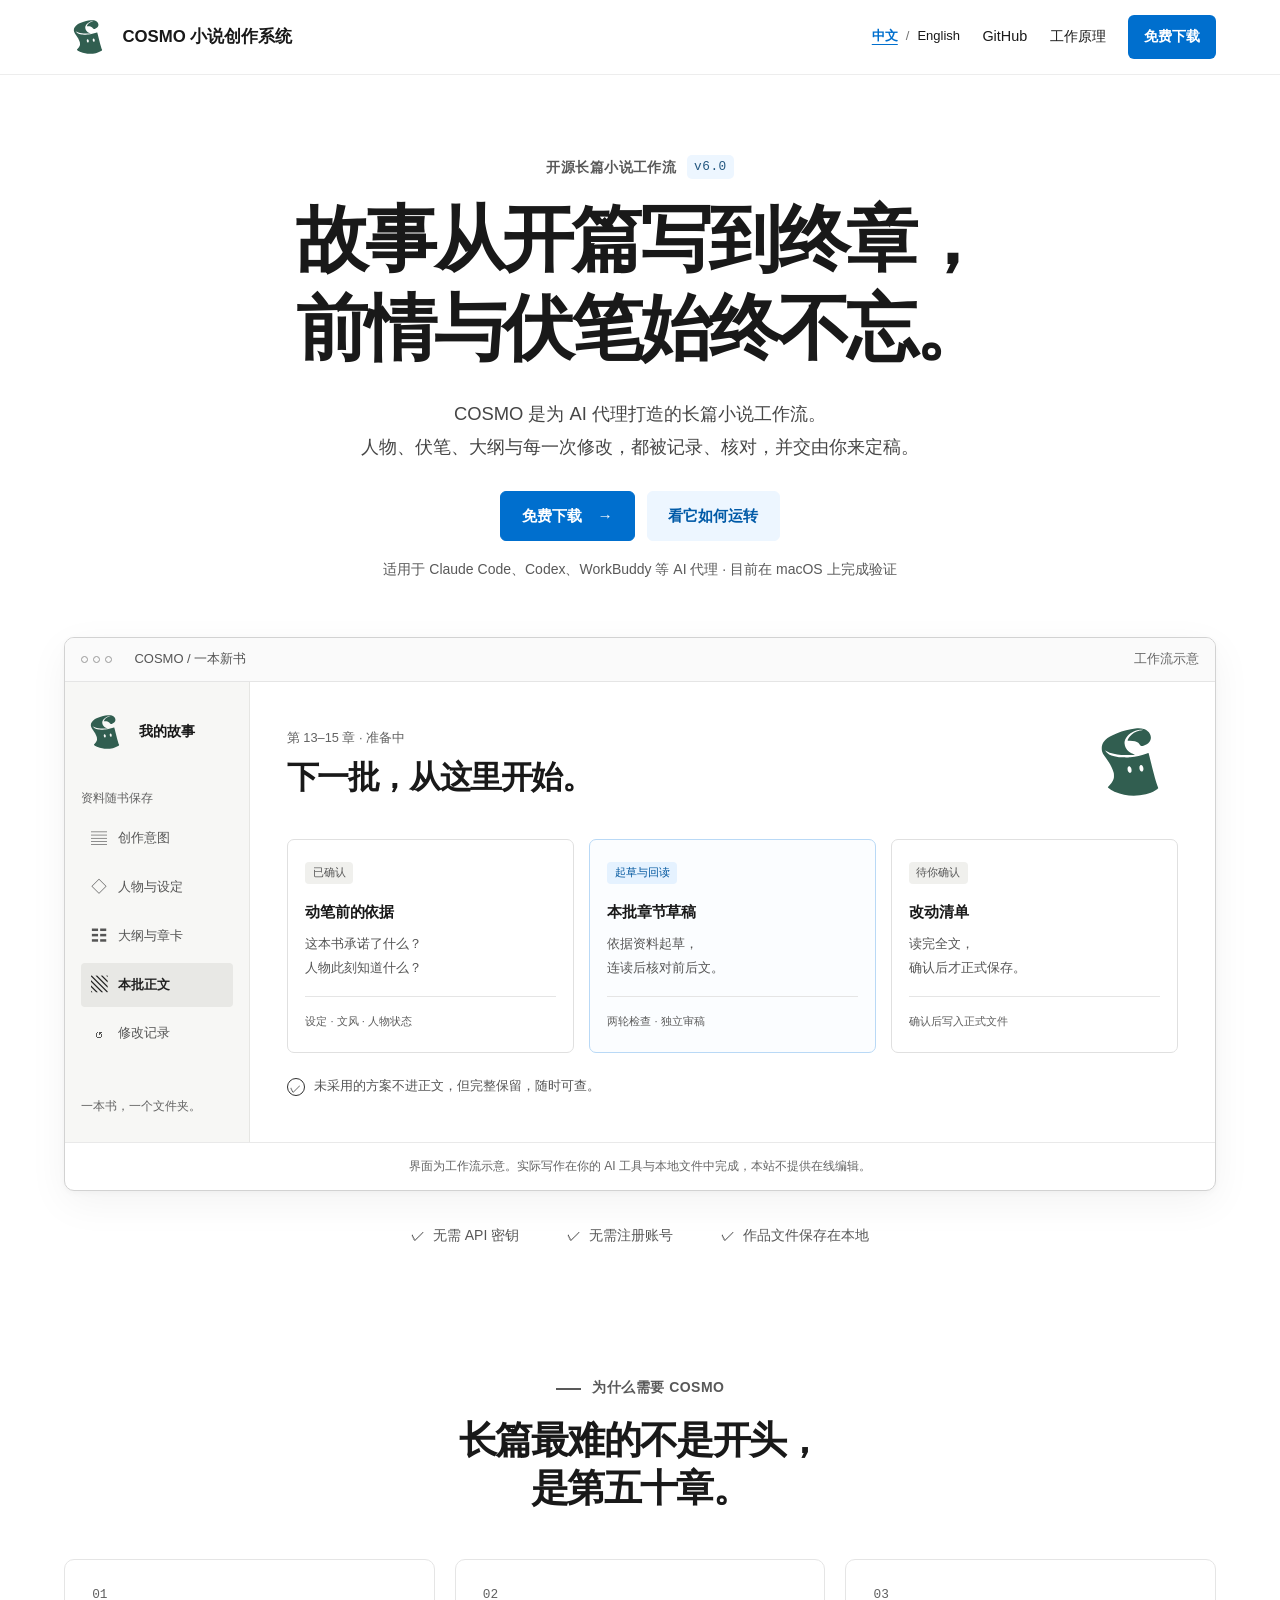
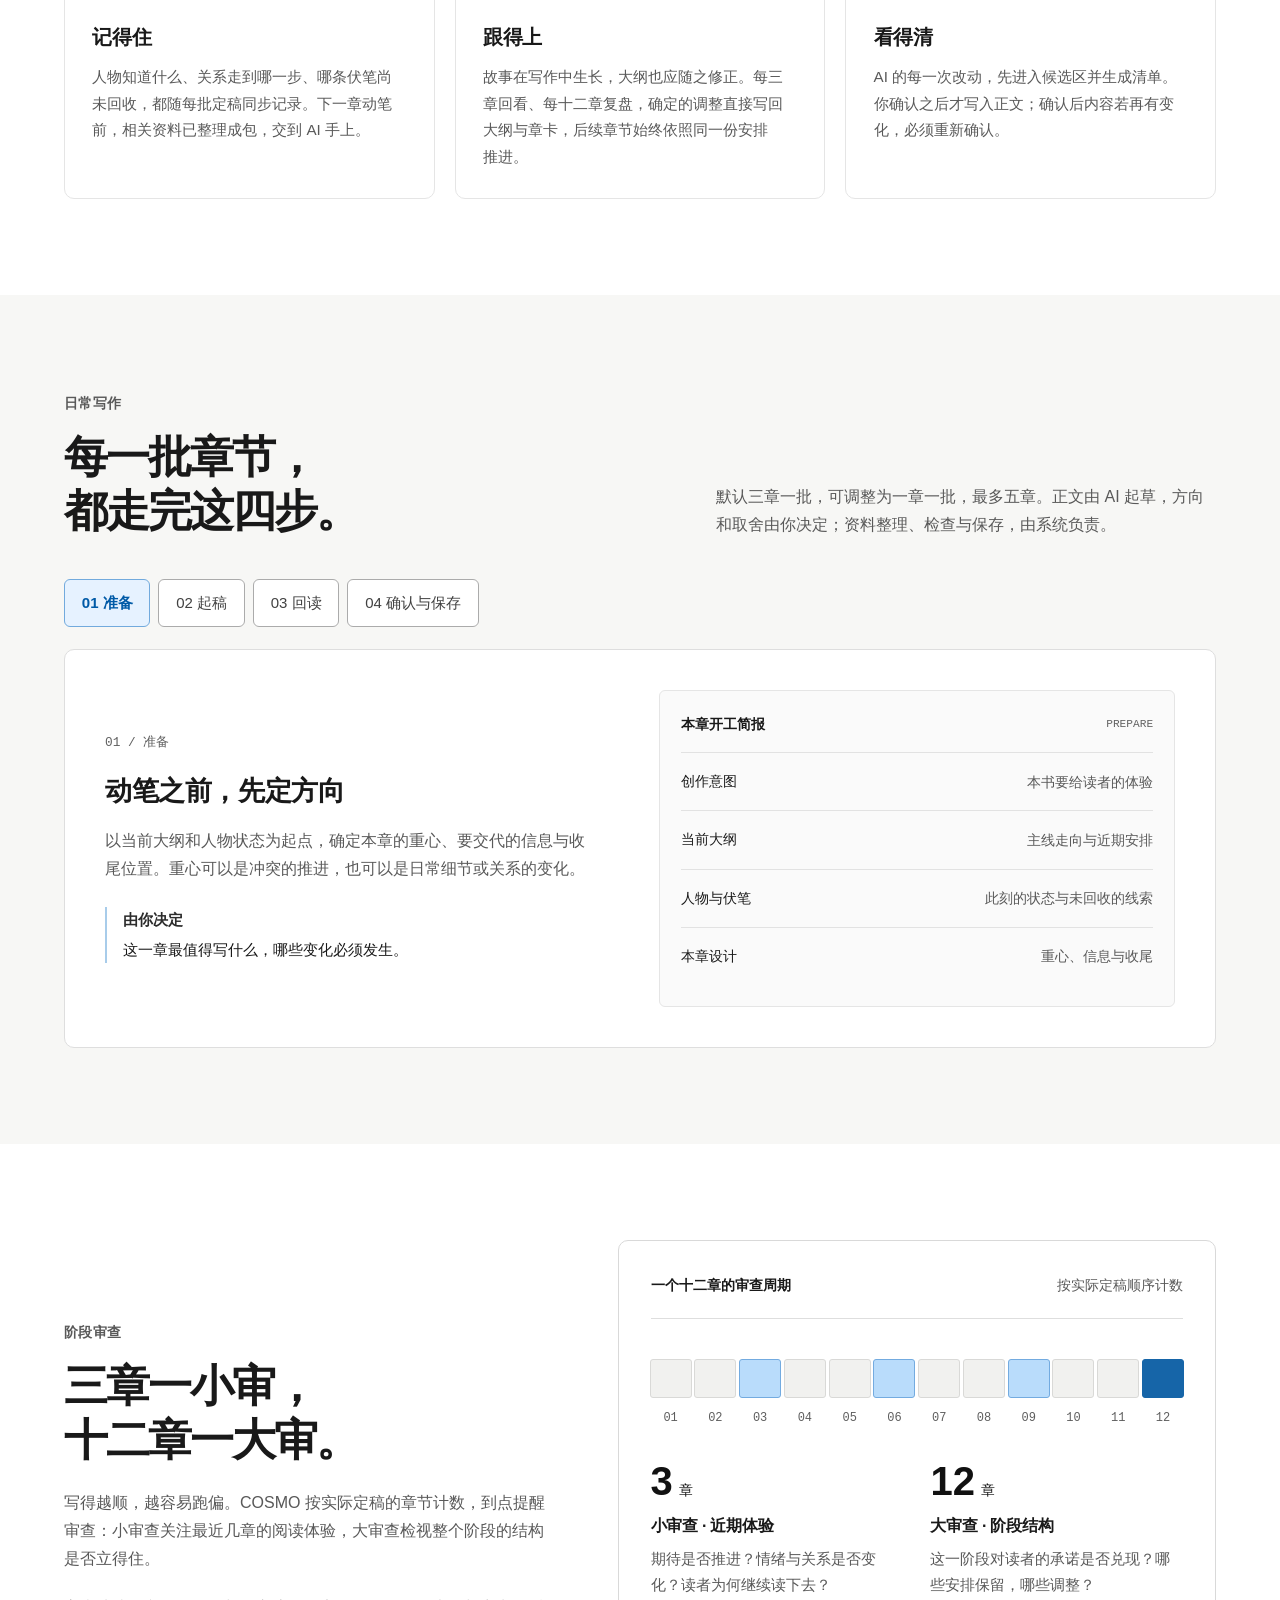
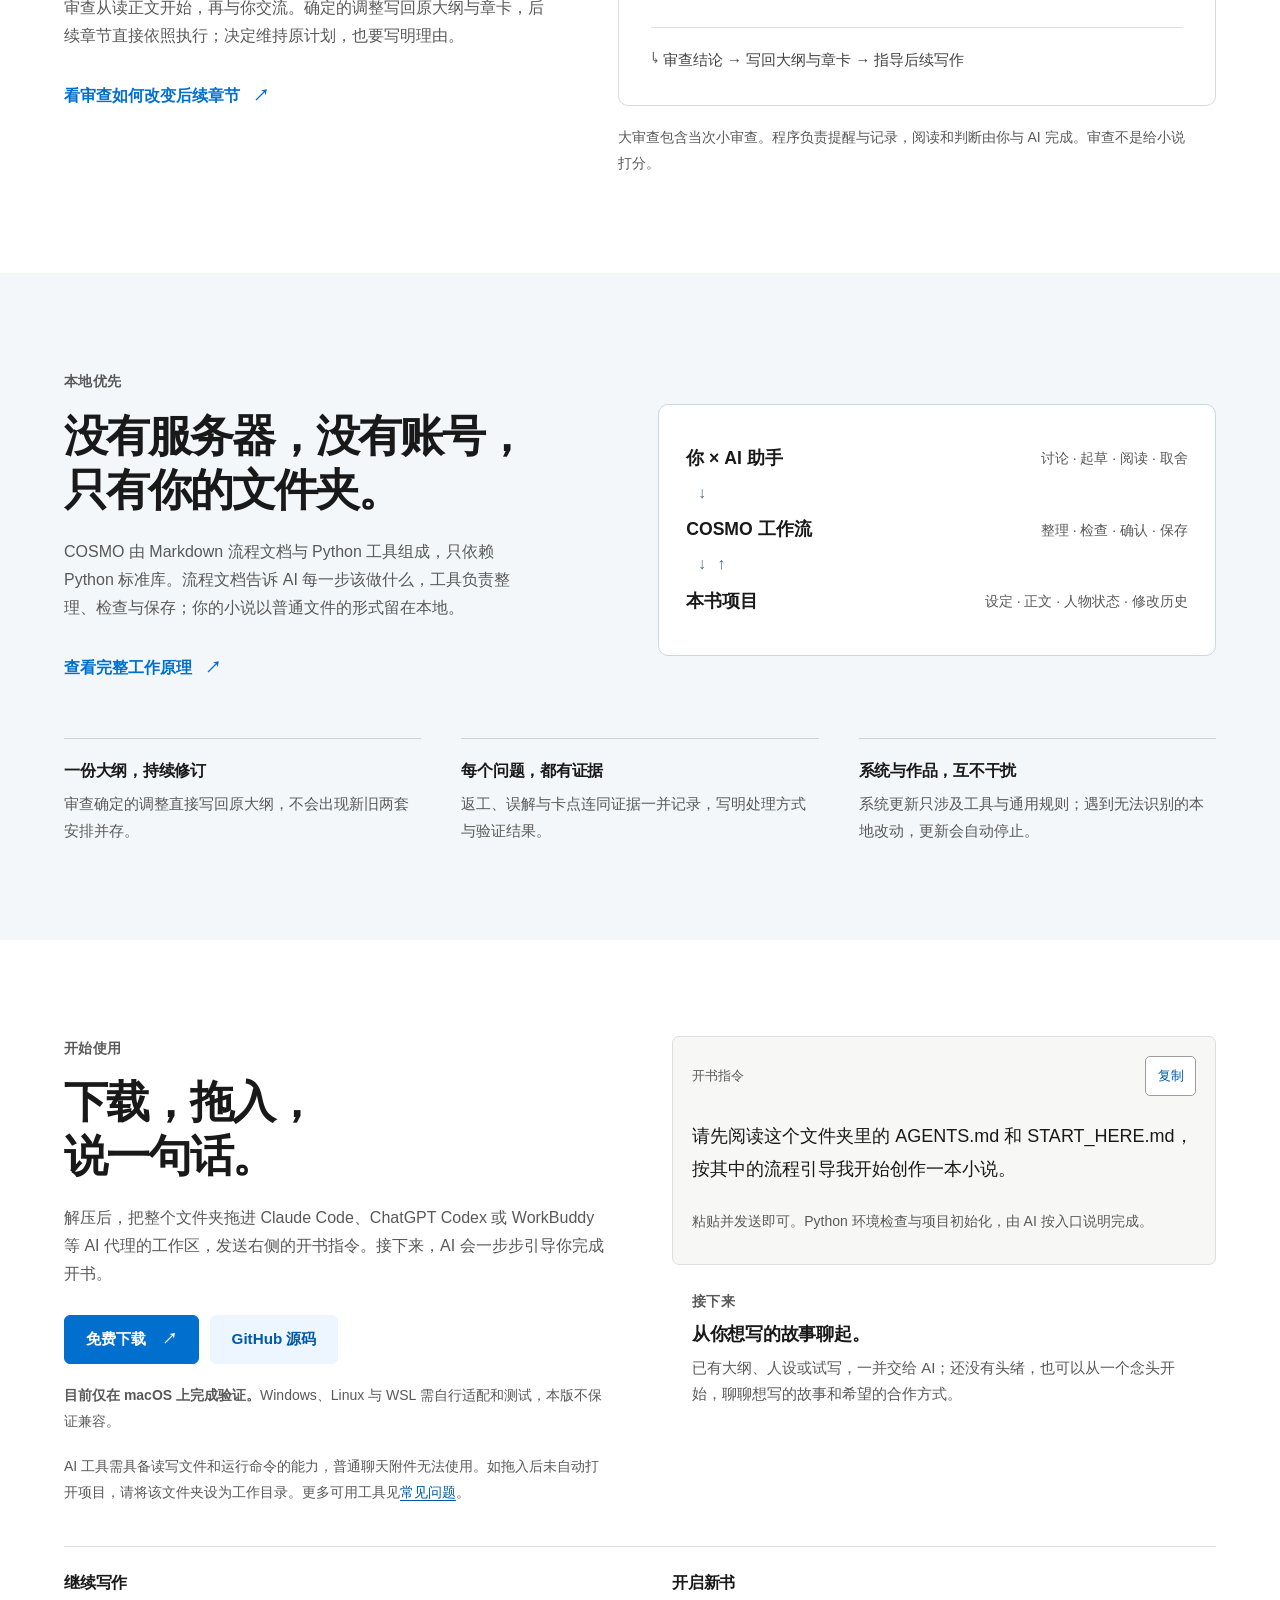
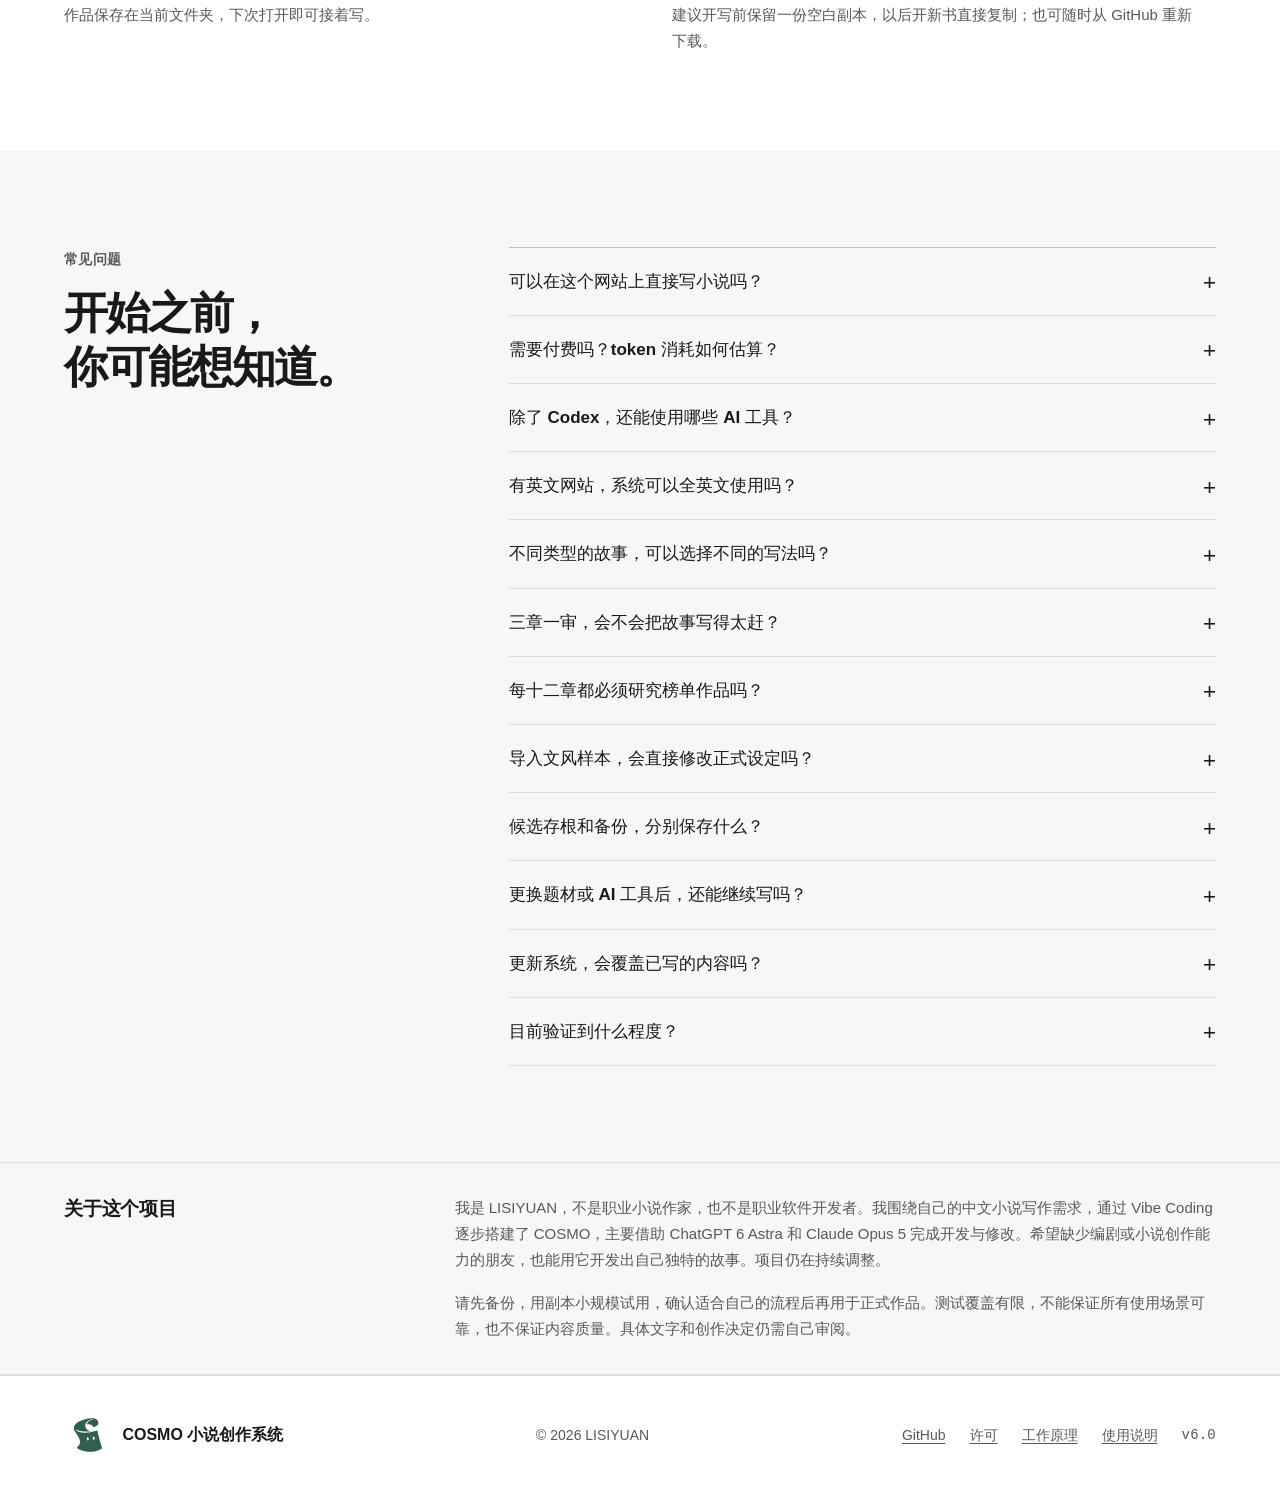
<file: docs/index.html>
<!doctype html>
<html lang="zh-CN">
<head>
<meta charset="utf-8"><meta name="viewport" content="width=device-width, initial-scale=1">
<meta name="theme-color" content="#ffffff"><meta name="author" content="LISIYUAN">
<title>COSMO 小说创作系统 · 6.0｜故事从开篇写到终章，前情与伏笔始终不忘</title>
<meta name="description" content="COSMO 是为 AI 代理打造的开源长篇小说工作流。人物、伏笔、大纲与每一次修改都被记录、核对，并交由作者定稿。三章一小审，十二章一大审。本地运行，无需 API 密钥。">
<link rel="stylesheet" href="assets/showcase.css?v=6.0-copy"><script src="assets/showcase.js?v=6.0-copy" defer></script>
<link rel="icon" href="assets/favicon.ico" type="image/x-icon">
<link rel="alternate" hreflang="zh-CN" href="index.html"><link rel="alternate" hreflang="en" href="en/index.html"><link rel="alternate" hreflang="x-default" href="index.html">
</head>
<body>
<a class="skip" href="#main">跳到正文</a>
<header class="masthead"><nav class="container nav" aria-label="主导航">
<a class="brand" href="index.html" aria-current="page"><img class="brand-mark" src="assets/cosmo-scroll.svg" width="48" height="48" alt="卷页" aria-hidden="true">COSMO 小说创作系统</a>
<div class="nav-links"><div class="language-switch" role="group" aria-label="语言 / Language"><a href="index.html" hreflang="zh-CN" lang="zh-CN" aria-current="page">中文</a><span aria-hidden="true">/</span><a href="en/index.html" hreflang="en" lang="en">English</a></div><a class="nav-optional" href="https://github.com/lisiyuan-cosmoli/cosmo-novel-writing-system">GitHub</a><a href="architecture.html">工作原理</a><a class="nav-cta" href="#begin">免费下载</a></div>
</nav></header>
<main id="main">
<section class="hero" aria-labelledby="hero-title"><div class="container">
<div class="hero-copy"><p class="eyebrow">开源长篇小说工作流 <span class="version">v<span data-system-version>6.0</span></span></p>
<h1 id="hero-title">故事从开篇写到终章，<br>前情与伏笔<span class="keep">始终不忘。</span></h1>
<p class="hero-lead">COSMO 是为 AI 代理打造的长篇小说工作流。<br class="desktop-break">人物、伏笔、大纲与每一次修改，都被记录、核对，并交由你来定稿。</p>
<div class="actions"><a class="button" href="#begin">免费下载 <span aria-hidden="true">→</span></a><a class="button secondary" href="architecture.html">看它如何运转</a></div>
<p class="hero-caption">适用于 Claude Code、Codex、WorkBuddy 等 AI 代理 · 目前在 macOS 上完成验证</p></div>
<figure class="workspace-preview" aria-labelledby="workspace-caption">
<figcaption class="workspace-bar" id="workspace-caption"><span class="window-dots" aria-hidden="true"><i></i><i></i><i></i></span><span>COSMO / 一本新书</span><span class="preview-label">工作流示意</span></figcaption>
<div class="workspace-body"><aside class="workspace-sidebar" aria-label="作品资料分类"><div class="workspace-name"><img class="brand-mark" src="assets/cosmo-scroll.svg" width="48" height="48" alt="卷页" aria-hidden="true">我的故事</div><div class="sidebar-label">资料随书保存</div><ul><li><span aria-hidden="true">▤</span> 创作意图</li><li><span aria-hidden="true">◇</span> 人物与设定</li><li><span aria-hidden="true">☷</span> 大纲与章卡</li><li class="selected"><span aria-hidden="true">▧</span> 本批正文</li><li><span aria-hidden="true">↺</span> 修改记录</li></ul><p class="sidebar-foot">一本书，一个文件夹。</p></aside>
<div class="workspace-main"><div class="workspace-heading"><div><p class="workspace-kicker">第 13–15 章 · 准备中</p><h2>下一批，<span class="keep">从这里开始。</span></h2></div><img class="scroll-mascot" src="assets/cosmo-scroll.svg" width="96" height="96" alt="卷页，COSMO 小说创作系统标志"></div>
<div class="workspace-columns"><article class="workspace-card"><span class="status-tag">已确认</span><h3>动笔前的依据</h3><p>这本书承诺了什么？<br>人物此刻知道什么？</p><div class="preview-rule"></div><span class="card-foot">设定 · 文风 · 人物状态</span></article><article class="workspace-card draft-card"><span class="status-tag blue">起草与回读</span><h3>本批章节草稿</h3><p>依据资料起草，<br>连读后核对前后文。</p><div class="preview-rule"></div><span class="card-foot">两轮检查 · 独立审稿</span></article><article class="workspace-card"><span class="status-tag">待你确认</span><h3>改动清单</h3><p>读完全文，<br>确认后才正式保存。</p><div class="preview-rule"></div><span class="card-foot">确认后写入正式文件</span></article></div>
<div class="workspace-note"><span class="note-check" aria-hidden="true">✓</span><span>未采用的方案不进正文，但完整保留，随时可查。</span></div></div></div>
<p class="preview-disclaimer">界面为工作流示意。实际写作在你的 AI 工具与本地文件中完成，本站不提供在线编辑。</p>
</figure>
<div class="hero-foot"><span>无需 API 密钥</span><span>无需注册账号</span><span>作品文件保存在本地</span></div>
</div></section>
<section class="section" id="overview"><div class="container">
<div class="intro-statement"><p class="eyebrow"><span class="rule"></span>为什么需要 COSMO</p><h2>长篇最难的不是开头，<br>是第五十章。</h2></div>
<div class="principles">
<article class="principle"><span class="number">01</span><h3>记得住</h3><p>人物知道什么、关系走到哪一步、哪条伏笔尚未回收，都随每批定稿同步记录。下一章动笔前，相关资料已整理成包，交到 AI 手上。</p></article>
<article class="principle"><span class="number">02</span><h3>跟得上</h3><p>故事在写作中生长，大纲也应随之修正。每三章回看、每十二章复盘，确定的调整直接写回大纲与章卡，后续章节始终依照同一份安排推进。</p></article>
<article class="principle"><span class="number">03</span><h3>看得清</h3><p>AI 的每一次改动，先进入候选区并生成清单。你确认之后才写入正文；确认后内容若再有变化，必须重新确认。</p></article>
</div></div></section>
<section class="section tint" id="process"><div class="container">
<div class="section-head"><div><p class="eyebrow">日常写作</p><h2>每一批章节，<br>都走完这四步。</h2></div><p>默认三章一批，可调整为一章一批，最多五章。正文由 AI 起草，方向和取舍由你决定；资料整理、检查与保存，由系统负责。</p></div>
<div class="switches" role="group" aria-label="查看一批章节的四个步骤" data-switch-group="chapter" hidden>
<button class="switch" type="button" data-panel="plan" aria-controls="plan" aria-pressed="true">01 准备</button><button class="switch" type="button" data-panel="draft" aria-controls="draft" aria-pressed="false">02 起稿</button><button class="switch" type="button" data-panel="read" aria-controls="read" aria-pressed="false">03 回读</button><button class="switch" type="button" data-panel="save" aria-controls="save" aria-pressed="false">04 确认与保存</button>
</div>
<article class="flow-panel" id="plan" data-panel-group="chapter"><div class="flow-copy"><span class="number">01 / 准备</span><h3>动笔之前，先定方向</h3><p>以当前大纲和人物状态为起点，确定本章的重心、要交代的信息与收尾位置。重心可以是冲突的推进，也可以是日常细节或关系的变化。</p><div class="role-note"><strong>由你决定</strong>这一章最值得写什么，哪些变化必须发生。</div></div><div class="document-stack"><div class="document-title"><strong>本章开工简报</strong><span class="subtle-label">PREPARE</span></div><div class="doc-row"><span>创作意图</span><span>本书要给读者的体验</span></div><div class="doc-row"><span>当前大纲</span><span>主线走向与近期安排</span></div><div class="doc-row"><span>人物与伏笔</span><span>此刻的状态与未回收的线索</span></div><div class="doc-row"><span>本章设计</span><span>重心、信息与收尾</span></div></div></article>
<article class="flow-panel" id="draft" data-panel-group="chapter"><div class="flow-copy"><span class="number">02 / 起稿</span><h3>该读的资料，一份不落</h3><p>设定、文风样本、近期正文与相关历史，被整理成一份读取包交给 AI 起草。你可以补写段落、调整重心，或要求重写。</p><div class="role-note"><strong>系统负责</strong>控制资料体量，标注每项来源；缺少必要的前文时，拒绝生成读取包。</div></div><div class="document-stack"><div class="document-title"><strong>本章读取包</strong><span class="subtle-label">CONTEXT</span></div><div class="doc-row"><span>故事约定</span><span>设定与创作边界</span></div><div class="doc-row"><span>叙述声音</span><span>已采用的文风样本</span></div><div class="doc-row"><span>前情</span><span>近期正文与相关历史</span></div><div class="doc-row"><span>本次任务</span><span>章卡与你的要求</span></div></div></article>
<article class="flow-panel" id="read" data-panel-group="chapter"><div class="flow-copy"><span class="number">03 / 回读</span><h3>连读一遍，再动笔修改</h3><p>第一轮检查读者是否愿意读下去，第二轮核对连续性与语言；统一修改后从头连读。每批另做一次独立审稿，一段剧情收尾时再整体通读。</p><div class="role-note"><strong>由你判断</strong>人物是否可信，行文是否顺畅，哪些句子值得留下。</div></div><div class="document-stack"><div class="document-title"><strong>回读清单</strong><span class="subtle-label">REVISE</span></div><div class="doc-row"><span>因果</span><span>行动与结果是否相接</span></div><div class="doc-row"><span>人物</span><span>选择是否可信</span></div><div class="doc-row"><span>语言</span><span>叙述与对白是否贴合本书</span></div><div class="doc-row"><span>前后文</span><span>修改是否引入新矛盾</span></div></div></article>
<article class="flow-panel" id="save" data-panel-group="chapter"><div class="flow-copy"><span class="number">04 / 确认与保存</span><h3>你确认的版本，才会成为正文</h3><p>正文与人物状态、事实记录一同进入候选区。系统先试算检查、列出改动清单；你确认后，全部内容一次写入，并为下一章更新状态。</p><div class="role-note"><strong>保存前再核一次</strong>确认后若稿件或相关文件发生变化，必须重新检查、重新确认。</div></div><div class="document-stack"><div class="document-title"><strong>本次改动清单</strong><span class="subtle-label">COMMIT</span></div><div class="doc-row"><span>正文</span><span>待采用的章节</span></div><div class="doc-row"><span>状态与事实</span><span>本批真实发生的变化</span></div><div class="doc-row"><span>你的确认</span><span>绑定这一版内容的摘要</span></div><div class="doc-row"><span>保存记录</span><span>可查看，可恢复</span></div></div></article>
</div></section>
<section class="section" id="quality"><div class="container review-layout">
<div class="review-copy"><p class="eyebrow">阶段审查</p><h2>三章一小审，<br>十二章一大审。</h2><p>写得越顺，越容易跑偏。COSMO 按实际定稿的章节计数，到点提醒审查：小审查关注最近几章的阅读体验，大审查检视整个阶段的结构是否立得住。</p><p>审查从读正文开始，再与你交流。确定的调整写回原大纲与章卡，后续章节直接依照执行；决定维持原计划，也要写明理由。</p><a class="text-link" href="architecture.html#review">看审查如何改变后续章节 <span aria-hidden="true">↗</span></a></div>
<div><figure class="rhythm-board"><figcaption class="board-heading"><strong>一个十二章的审查周期</strong><span>按实际定稿顺序计数</span></figcaption>
<ol class="chapter-track" aria-label="第三、六、九章小审查，第十二章大审查并包含当次小审查"><li>01</li><li>02</li><li class="small">03</li><li>04</li><li>05</li><li class="small">06</li><li>07</li><li>08</li><li class="small">09</li><li>10</li><li>11</li><li class="large">12</li></ol>
<div class="review-pair"><article><strong>3<small>章</small></strong><h3>小审查 · 近期体验</h3><p>期待是否推进？情绪与关系是否变化？读者为何继续读下去？</p></article><article><strong>12<small>章</small></strong><h3>大审查 · 阶段结构</h3><p>这一阶段对读者的承诺是否兑现？哪些安排保留，哪些调整？</p></article></div>
<div class="feedback-return">↳ 审查结论 → 写回大纲与章卡 → 指导后续写作</div></figure><p class="note">大审查包含当次小审查。程序负责提醒与记录，阅读和判断由你与 AI 完成。审查不是给小说打分。</p></div>
</div></section>
<section class="section feature-band" id="technical"><div class="container">
<div class="technical-layout"><div class="technical-copy"><p class="eyebrow">本地优先</p><h2>没有服务器，没有账号，<br>只有你的文件夹。</h2><p>COSMO 由 Markdown 流程文档与 Python 工具组成，只依赖 Python 标准库。流程文档告诉 AI 每一步该做什么，工具负责整理、检查与保存；你的小说以普通文件的形式留在本地。</p><a class="text-link" href="architecture.html">查看完整工作原理 <span aria-hidden="true">↗</span></a></div>
<div class="mini-system" aria-label="你与 AI 共同创作，COSMO 负责整理、检查和保存，结果写入本书项目，成为下一章的依据"><div class="mini-layer"><strong>你 × AI 助手</strong><span>讨论 · 起草 · 阅读 · 取舍</span></div><div class="mini-arrow" aria-hidden="true">↓</div><div class="mini-layer"><strong>COSMO 工作流</strong><span>整理 · 检查 · 确认 · 保存</span></div><div class="mini-arrow" aria-hidden="true">↓ ↑</div><div class="mini-layer"><strong>本书项目</strong><span>设定 · 正文 · 人物状态 · 修改历史</span></div></div></div>
<div class="principle-list"><article><h3>一份大纲，持续修订</h3><p>审查确定的调整直接写回原大纲，不会出现新旧两套安排并存。</p></article><article><h3>每个问题，都有证据</h3><p>返工、误解与卡点连同证据一并记录，写明处理方式与验证结果。</p></article><article><h3>系统与作品，互不干扰</h3><p>系统更新只涉及工具与通用规则；遇到无法识别的本地改动，更新会自动停止。</p></article></div>
</div></section>
<section class="section" id="begin"><div class="container begin-grid">
<div class="begin-intro"><p class="eyebrow">开始使用</p><h2>下载，拖入，<br>说一句话。</h2><p>解压后，把整个文件夹拖进 Claude Code、ChatGPT Codex 或 WorkBuddy 等 AI 代理的工作区，发送右侧的开书指令。接下来，AI 会一步步引导你完成开书。</p>
<div class="download-links"><a class="button" href="https://github.com/lisiyuan-cosmoli/cosmo-novel-writing-system/releases">免费下载 <span aria-hidden="true">↗</span></a><a class="button outline" href="https://github.com/lisiyuan-cosmoli/cosmo-novel-writing-system">GitHub 源码</a></div>
<p class="note"><strong>目前仅在 macOS 上完成验证。</strong>Windows、Linux 与 WSL 需自行适配和测试，本版不保证兼容。</p>
<p class="note">AI 工具需具备读写文件和运行命令的能力，普通聊天附件无法使用。如拖入后未自动打开项目，请将该文件夹设为工作目录。更多可用工具见<a href="#ai-tools">常见问题</a>。</p></div>
<div class="begin-workspace"><div class="command-box"><div class="command-head"><span>开书指令</span><button class="copy-button" type="button" id="copy-command" hidden>复制</button></div><p class="start-prompt" id="start-command">请先阅读这个文件夹里的 AGENTS.md 和 START_HERE.md，按其中的流程引导我开始创作一本小说。</p><p class="note">粘贴并发送即可。Python 环境检查与项目初始化，由 AI 按入口说明完成。</p><p id="copy-status" class="copy-status" role="status" aria-live="polite"></p></div>
<div class="begin-next"><p class="eyebrow">接下来</p><h3>从你想写的故事聊起。</h3><p>已有大纲、人设或试写，一并交给 AI；还没有头绪，也可以从一个念头开始，聊聊想写的故事和希望的合作方式。</p></div></div>
<div class="begin-notes"><article><h3>继续写作</h3><p>作品保存在当前文件夹，下次打开即可接着写。</p></article><article><h3>开启新书</h3><p>建议开写前保留一份空白副本，以后开新书直接复制；也可随时从 GitHub 重新下载。</p></article></div>
</div></section>
<section class="section tint" id="questions"><div class="container faq-layout"><div><p class="eyebrow">常见问题</p><h2>开始之前，<br>你可能想知道。</h2></div><div class="faq">
<details><summary>可以在这个网站上直接写小说吗？</summary><div class="answer"><p>不可以。本站只做介绍。起草、研究与改稿由你使用的 AI 工具完成，流程由本地 Python 工具执行。核心脚本可以离线运行；AI 服务是否联网、如何处理资料，取决于你选择的工具。</p></div></details>
<details><summary>需要付费吗？token 消耗如何估算？</summary><div class="answer"><p>COSMO 免费开源，不内置任何付费 API，也不会代你调用模型。你使用的 AI 工具如何计费，以该服务的规则为准。</p><p>token 用量难以精确预估：同一段文字在不同模型下的分词结果不同，带入的资料量和交流轮数也会影响消耗。系统中的字符预算只用于控制读取包的资料量，并非 token 或费用上限。建议先试写一两章，以实际账单为准。</p></div></details>
<details id="ai-tools"><summary>除了 Codex，还能使用哪些 AI 工具？</summary><div class="answer"><p>只要能打开整个项目文件夹、读写文件并运行命令，即可使用。以下工具可供参考，选择熟悉的一种即可。</p><p><strong>桌面工作区：</strong><a href="https://www.workbuddy.ai/docs/workbuddy/Quickstart">WorkBuddy</a>；<a href="https://code.claude.com/docs/en/overview">Claude Code</a> 同时提供桌面、编辑器与终端入口。</p><p><strong>编辑器内代理：</strong><a href="https://cursor.com/docs/agent/overview">Cursor Agent</a>、<a href="https://code.visualstudio.com/learn/agents/1-using-tools-with-agents">GitHub Copilot（VS Code 代理）</a>、<a href="https://docs.cline.bot/cline-overview">Cline</a>。</p><p><strong>命令行工具：</strong><a href="https://developers.openai.com/codex/cli/">Codex CLI</a>、Claude Code、<a href="https://geminicli.com/docs/reference/tools/">Gemini CLI</a>；Cline 也提供命令行入口。</p><p>仅在聊天中上传附件无法使用。使用云端工作区时，请确认完整项目可以导出或同步回本地；使用 Claude 的其他文件工作模式时，请单独确认它能读取整个项目、运行命令并保存修改。</p><p>以上均为官方资料链接，核对日期为 2026-09-23。名单不代表已逐一验证兼容，也不构成写作质量评价。本版仅在 macOS 上完成验证，需要 Python 3.9 或以上；工具本身支持 Windows，不代表 COSMO 已支持原生 Windows。请先用独立副本试用。</p></div></details>
<details id="language-support"><summary>有英文网站，系统可以全英文使用吗？</summary><div class="answer"><p>暂不支持。英文网站是介绍内容的翻译，系统内核、模板与使用文档仍以中文为主，不承诺完整的英文写作体验。</p><p>项目许可允许改造为其他语言，但需要同步适配提示词与模板、中文路径与字段解析，以及语言检查，并用示例项目完整验证。</p></div></details>
<details id="reader-modes"><summary>不同类型的故事，可以选择不同的写法吗？</summary><div class="answer"><p>可以。新书默认使用“通用”模式，围绕读者期待与阶段发展进行检查，适合关系、成长、日常等题材，也允许故事自然收束。选择“升级对抗”模式后，才会额外核对对手、升级与爽点兑现。</p><p>从旧版本升级的作品不受影响：旧的设定卡沿用原有解释，未启用该功能的旧书无需补填。</p></div></details>
<details><summary>三章一审，会不会把故事写得太赶？</summary><div class="answer"><p>不会。审查关注的是阅读动力，节奏舒缓的章节同样可以通过新的感受、关系变化或信息推进故事。先指出具体哪一段失去吸引力，再决定是否提速，不会机械地堆砌冲突和反转。</p><p>程序只负责提醒审查到期，结论由你与 AI 阅读后得出。有效的叙述不必为了填表而修改。</p></div></details>
<details><summary>每十二章都必须研究榜单作品吗？</summary><div class="answer"><p>不必。榜单研究是可选项，不开展时写明理由即可。如需开展，由具备联网能力的 AI 工具挑选同类作品，阅读可合法访问的连续正文，记录来源、日期与阅读范围，并提炼可供本书借鉴的通用方法。</p><p>访问受限时如实记录实际阅读范围，不会自动追加下一轮的补查任务。COSMO 的工具本身不联网，也不会把作品简介当作已读正文。</p></div></details>
<details><summary>导入文风样本，会直接修改正式设定吗？</summary><div class="answer"><p>不会。选定的样本先进入候选区：开书阶段使用 INIT 候选，已开书的修订使用 REVISE 候选。完成样本分析并经你确认后，才会更新正式文风样本。</p><p>旧书需要补做开书流程时，可以明确选择 INIT；两种候选同时存在时，工具会要求先选定本轮处理的对象。文风、题材插件与创作模式相互独立，分别选择。</p></div></details>
<details><summary>候选存根和备份，分别保存什么？</summary><div class="answer"><p>6.0 在章节成功提交后，会将本次候选移入存根目录并告知位置。提交期间新保存的内容可在此核对；存根不会自动成为正式稿，也不能沿用此前的确认。</p><p>常规备份只保存当前有效内容，不包含候选、存根、读取包与事务历史。重要的未采用内容请另行保存。保存中断时的现场备份只能保留现场，不保证能恢复出前后一致的作品，恢复前请先核对记录。</p></div></details>
<details><summary>更换题材或 AI 工具后，还能继续写吗？</summary><div class="answer"><p>可以。约定与进度都保存在本地文件中，换用其他支持本地文件操作的 AI 工具，同样可以接续。<span data-plugin-count>4</span> 类题材插件按需启用，包括悬疑推理、言情情感、科幻奇幻与网文连载，也可以不安装。</p><p>更换工具后，请让新的 AI 先读取本书入口与当前状态，后续取舍仍以你确认过的内容为准。</p></div></details>
<details><summary>更新系统，会覆盖已写的内容吗？</summary><div class="answer"><p>不会。开新书时复制预留的空白模板或重新下载即可，已有作品继续使用原文件夹。更新前，系统会核对安装时的基线记录；遇到无法识别的差异或本地修改，默认停止，已识别的书内定制按保留规则处理。</p><p>系统更新不会替你采用新的故事方案，也不会改动已写好的内容。</p></div></details>
<details><summary>目前验证到什么程度？</summary><div class="answer"><p>6.0 发布自测 <strong class="mono" data-release-tests>446 / 446</strong> 项全部通过，覆盖开书、读取包、提交、修订、阶段审查记录、同步与恢复等软件流程。</p><p>软件检查通过，不能证明小说好看。人物、语言与阅读动力，仍需要真实的阅读与读者反馈来检验。详细范围见<a href="https://github.com/lisiyuan-cosmoli/cosmo-novel-writing-system/blob/main/%E4%BA%A4%E4%BB%98%E9%AA%8C%E6%94%B6%E6%8A%A5%E5%91%8A.md">交付验收报告</a>与<a href="https://github.com/lisiyuan-cosmoli/cosmo-novel-writing-system/blob/main/%E5%B7%B2%E7%9F%A5%E9%99%90%E5%88%B6.md">已知限制</a>。</p></div></details>
</div></div></section>
<section class="project-note" aria-labelledby="project-note-title"><div class="container project-note-inner"><h2 id="project-note-title">关于这个项目</h2><div><p>我是 LISIYUAN，不是职业小说作家，也不是职业软件开发者。我围绕自己的中文小说写作需求，通过 Vibe Coding 逐步搭建了 COSMO，主要借助 ChatGPT 6 Astra 和 Claude Opus 5 完成开发与修改。希望缺少编剧或小说创作能力的朋友，也能用它开发出自己独特的故事。项目仍在持续调整。</p><p>请先备份，用副本小规模试用，确认适合自己的流程后再用于正式作品。测试覆盖有限，不能保证所有使用场景可靠，也不保证内容质量。具体文字和创作决定仍需自己审阅。</p></div></div></section>
</main>
<footer class="footer"><div class="container footer-row"><a class="brand" href="index.html"><img class="brand-mark" src="assets/cosmo-scroll.svg" width="48" height="48" alt="卷页" aria-hidden="true">COSMO 小说创作系统</a><span>© 2026 LISIYUAN</span><div class="footer-links"><a href="https://github.com/lisiyuan-cosmoli/cosmo-novel-writing-system">GitHub</a><a href="https://github.com/lisiyuan-cosmoli/cosmo-novel-writing-system/blob/main/NOTICE">许可</a><a href="architecture.html">工作原理</a><a href="https://github.com/lisiyuan-cosmoli/cosmo-novel-writing-system/blob/main/%E4%BD%BF%E7%94%A8%E8%AF%B4%E6%98%8E_%E7%BB%99%E4%BD%A0%E8%87%AA%E5%B7%B1%E7%9C%8B.md">使用说明</a><span class="mono">v6.0</span></div></div></footer>
</body></html>
</file>
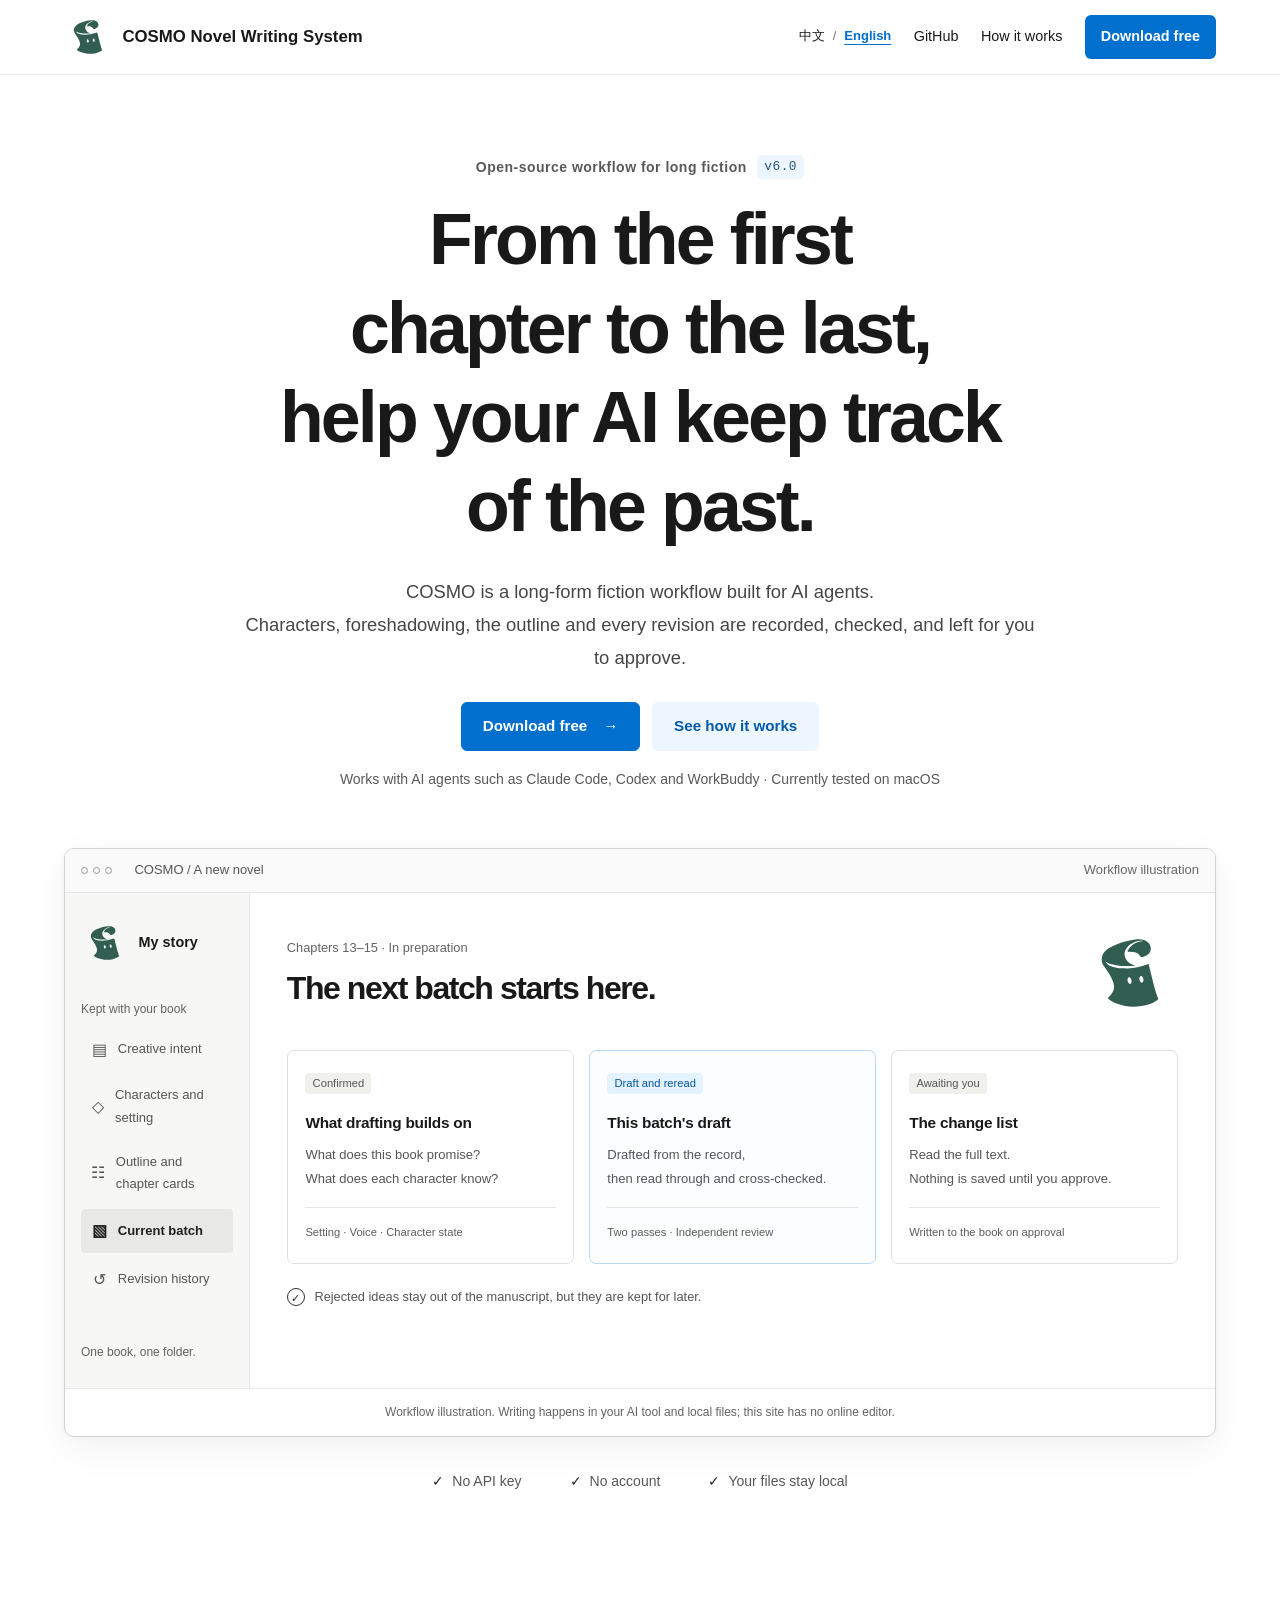
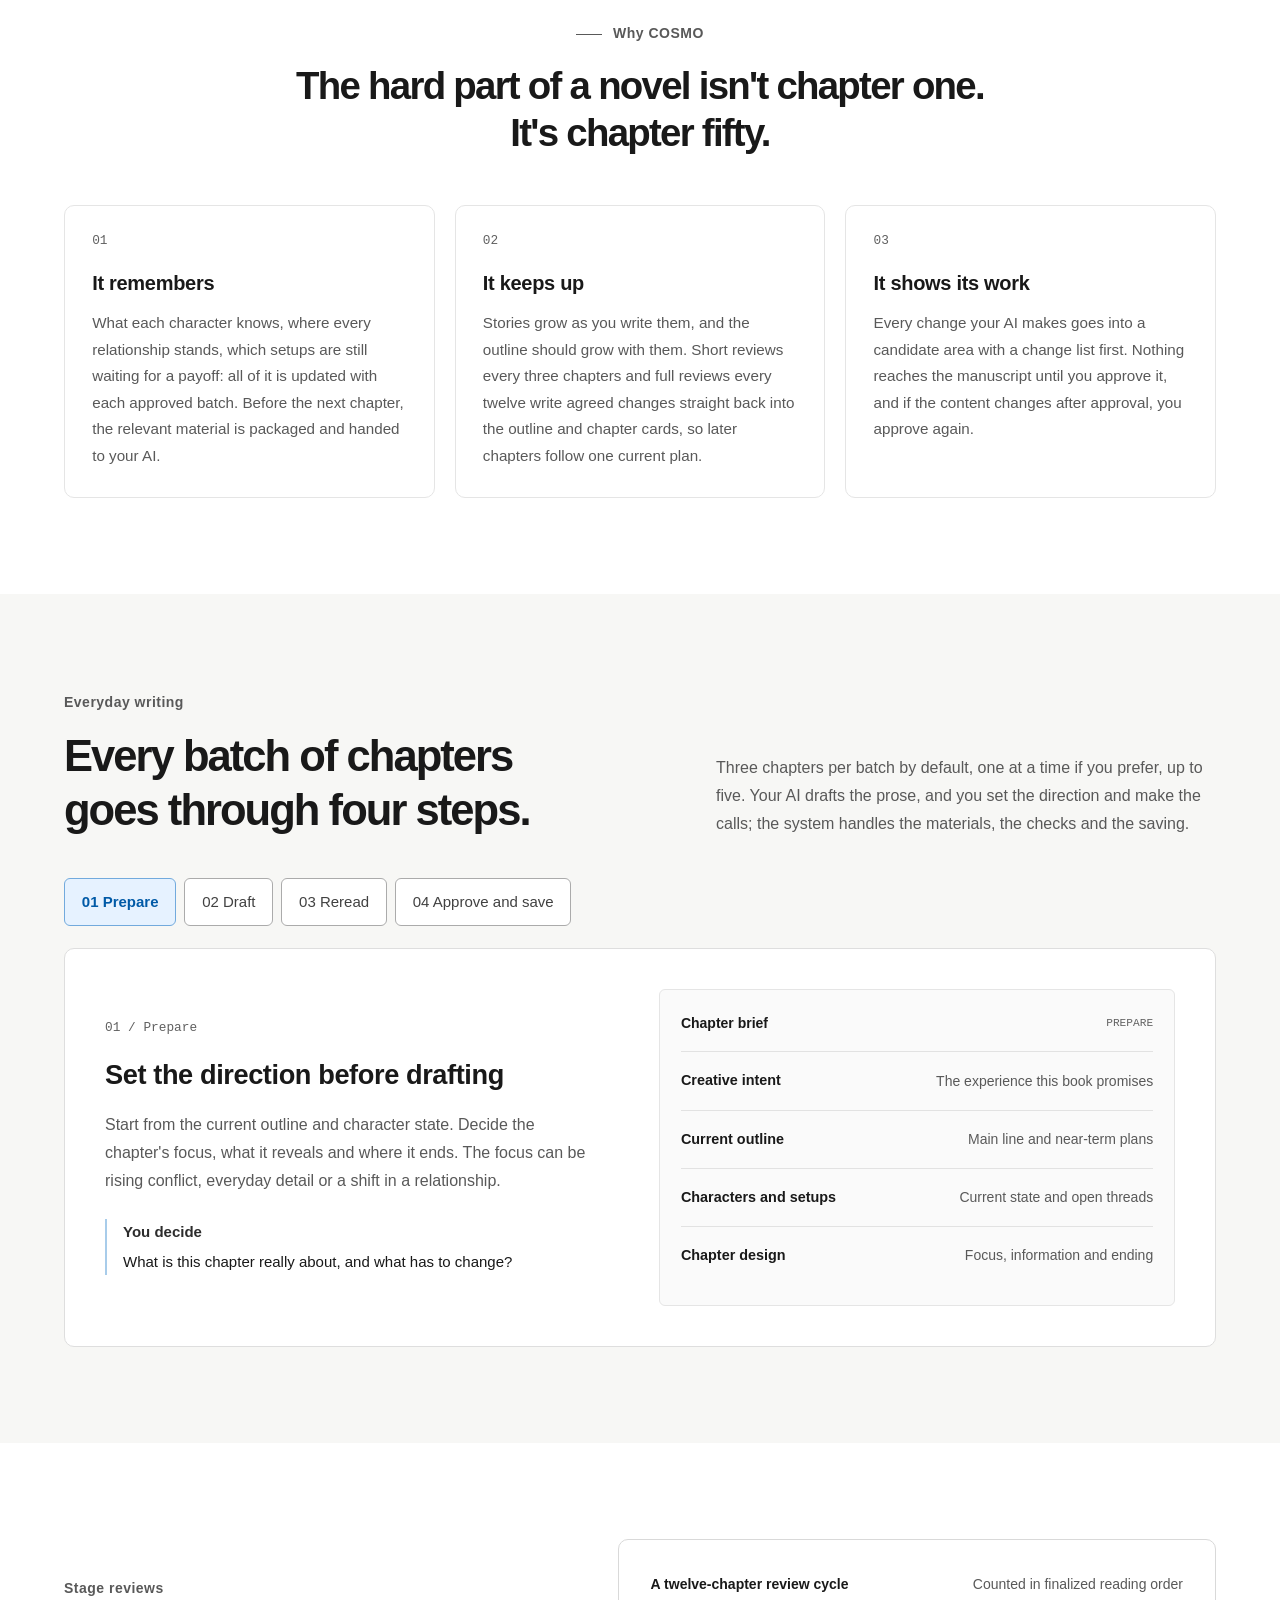
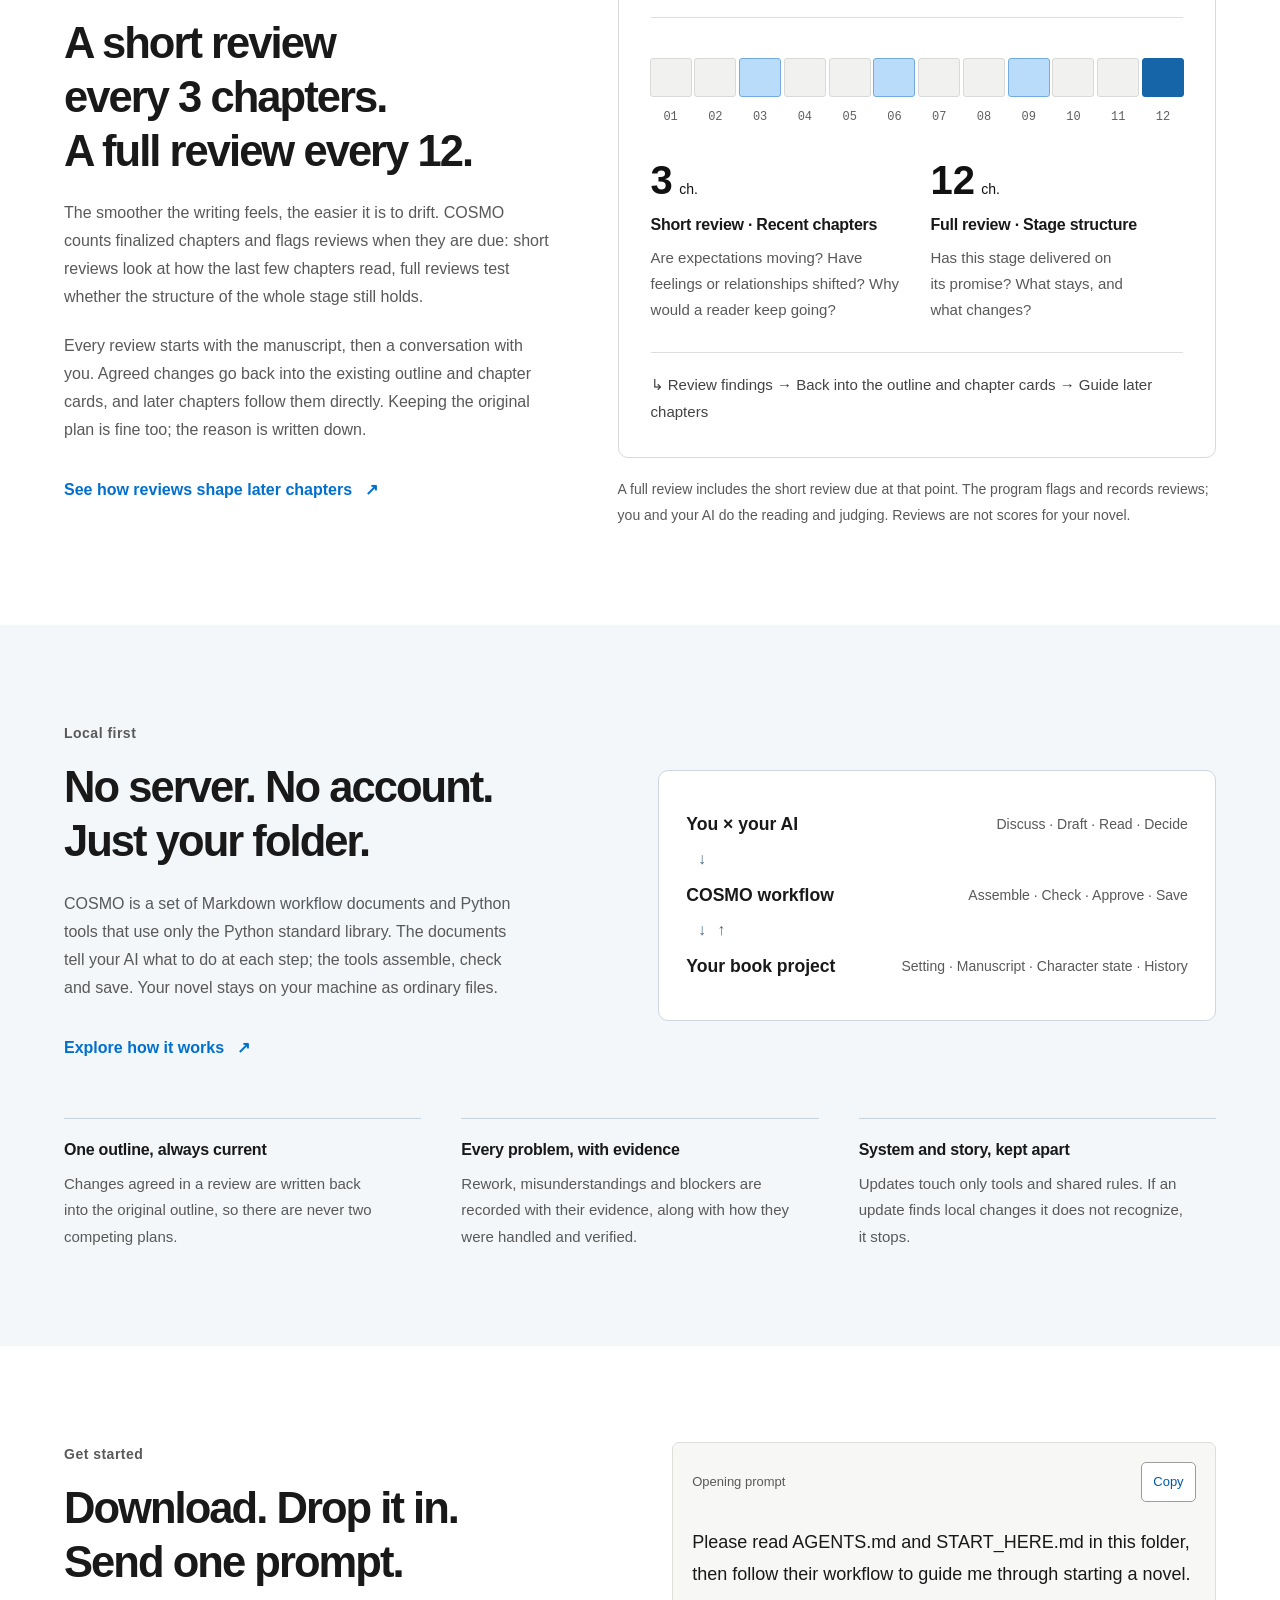
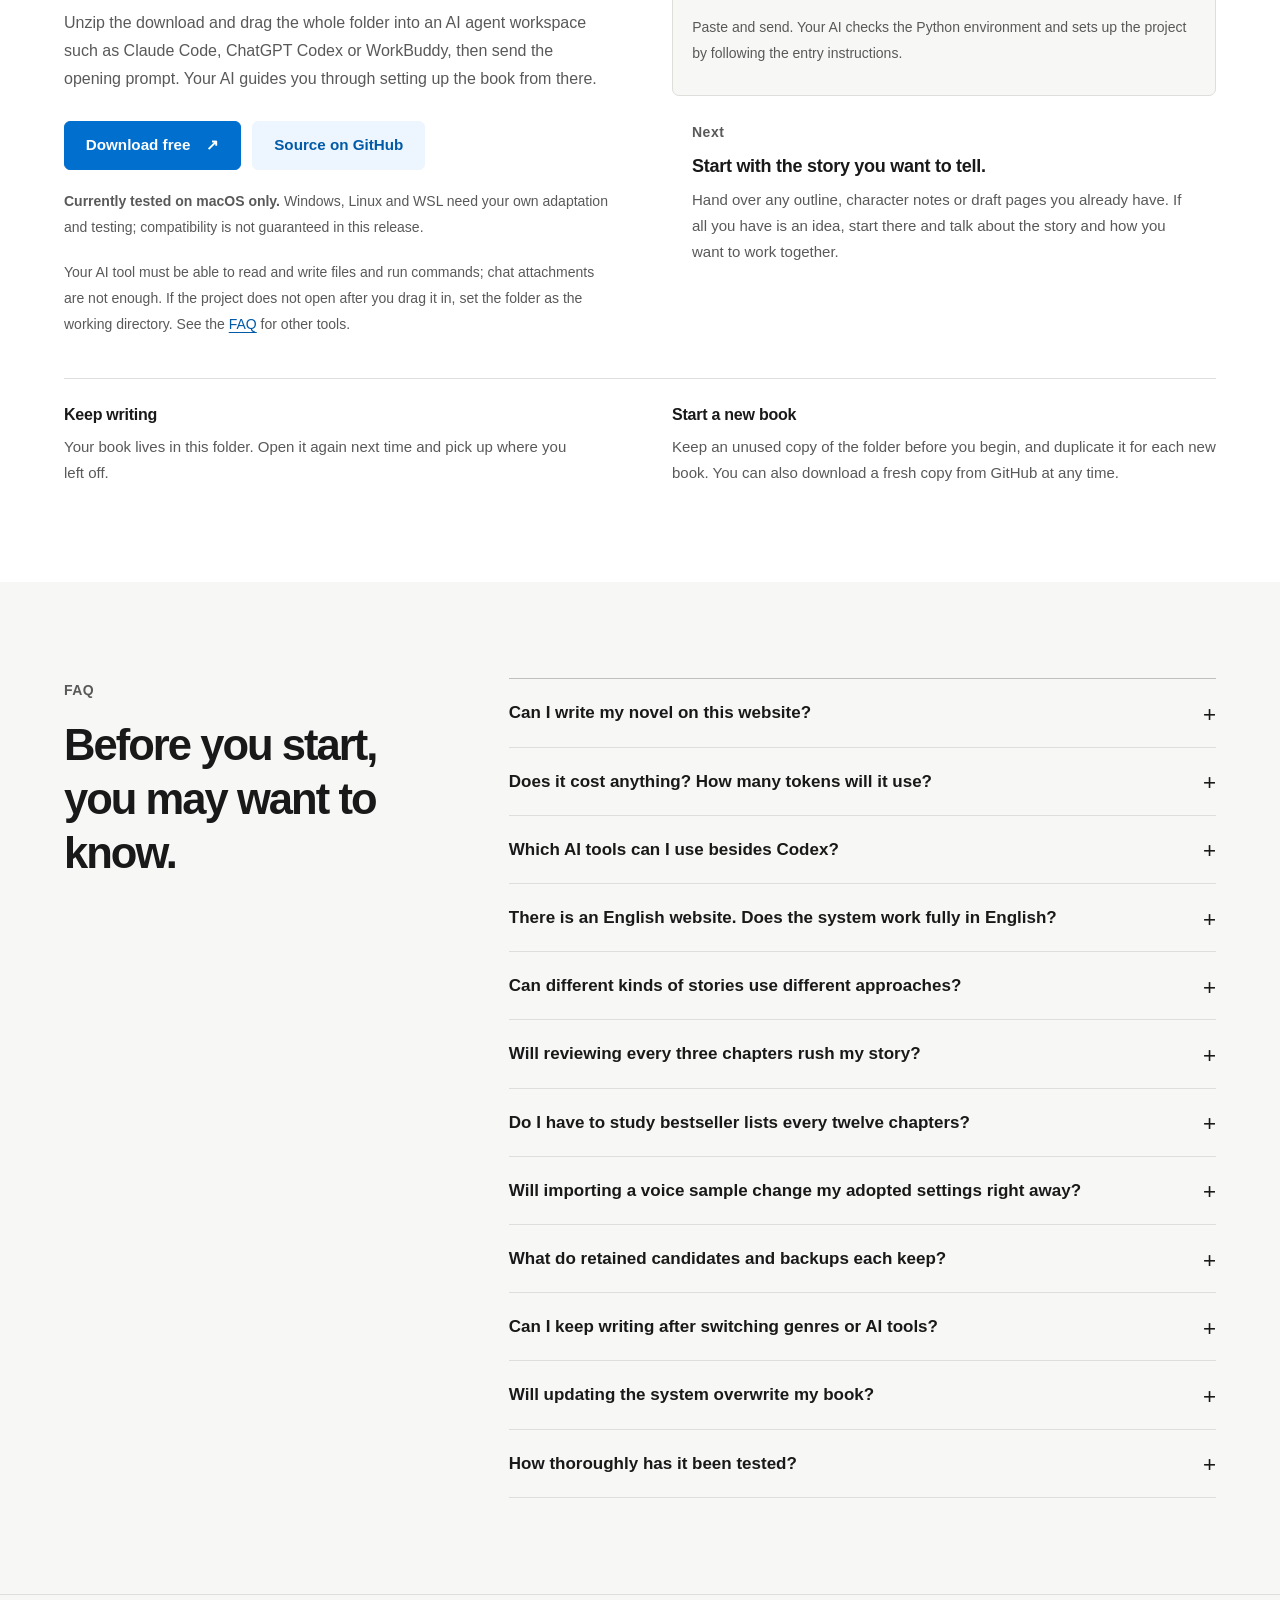
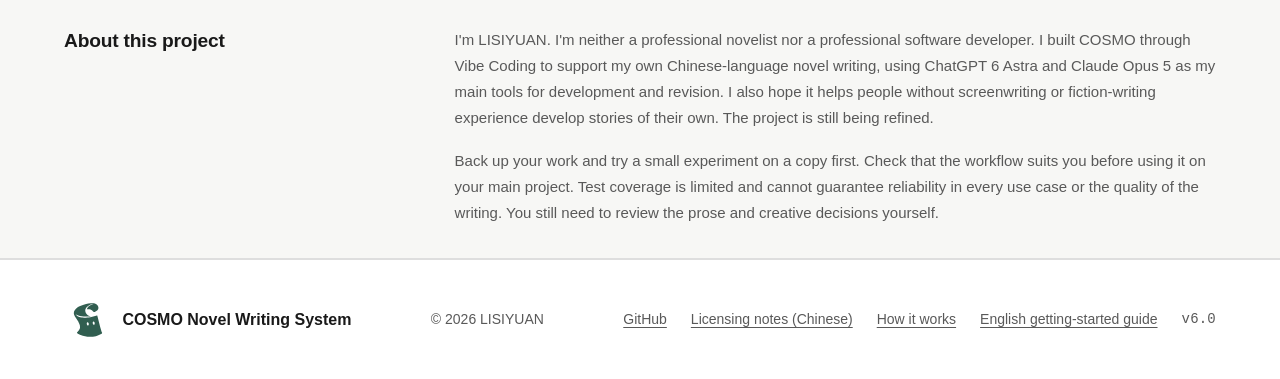
<file: docs/en/index.html>
<!doctype html>
<html lang="en">
<head>
<meta charset="utf-8"><meta name="viewport" content="width=device-width, initial-scale=1">
<meta name="theme-color" content="#ffffff"><meta name="author" content="LISIYUAN">
<title>COSMO Novel Writing System · 6.0 | From the first chapter to the last, help your AI keep track of the past</title>
<meta name="description" content="COSMO is an open-source long-form fiction workflow for AI agents. Characters, foreshadowing, the outline and every revision are recorded, checked and left for the author to approve. Short reviews every 3 chapters, full reviews every 12. Runs locally, no API key needed.">
<link rel="stylesheet" href="../assets/showcase.css?v=6.0-copy"><script src="../assets/showcase.js?v=6.0-copy" defer></script>
<link rel="icon" href="../assets/favicon.ico" type="image/x-icon">
<link rel="alternate" hreflang="zh-CN" href="../index.html"><link rel="alternate" hreflang="en" href="index.html"><link rel="alternate" hreflang="x-default" href="../index.html">
</head>
<body>
<a class="skip" href="#main">Skip to content</a>
<header class="masthead"><nav class="container nav" aria-label="Main navigation">
<a class="brand" href="index.html" aria-current="page"><img class="brand-mark" src="../assets/cosmo-scroll.svg" width="48" height="48" alt="Scroll mark" aria-hidden="true">COSMO Novel Writing System</a>
<div class="nav-links"><div class="language-switch" role="group" aria-label="Language"><a href="../index.html" hreflang="zh-CN" lang="zh-CN">中文</a><span aria-hidden="true">/</span><a href="index.html" hreflang="en" lang="en" aria-current="page">English</a></div><a class="nav-optional" href="https://github.com/lisiyuan-cosmoli/cosmo-novel-writing-system">GitHub</a><a href="architecture.html">How it works</a><a class="nav-cta" href="#begin">Download free</a></div>
</nav></header>
<main id="main">
<section class="hero" aria-labelledby="hero-title"><div class="container">
<div class="hero-copy"><p class="eyebrow">Open-source workflow for long fiction <span class="version">v<span data-system-version>6.0</span></span></p>
<h1 id="hero-title">From the first chapter to the last,<br>help your AI keep track <span class="keep">of the past.</span></h1>
<p class="hero-lead">COSMO is a long-form fiction workflow built for AI agents. <br class="desktop-break">Characters, foreshadowing, the outline and every revision are recorded, checked, and left for you to approve.</p>
<div class="actions"><a class="button" href="#begin">Download free <span aria-hidden="true">→</span></a><a class="button secondary" href="architecture.html">See how it works</a></div>
<p class="hero-caption">Works with AI agents such as Claude Code, Codex and WorkBuddy · Currently tested on macOS</p></div>
<figure class="workspace-preview" aria-labelledby="workspace-caption">
<figcaption class="workspace-bar" id="workspace-caption"><span class="window-dots" aria-hidden="true"><i></i><i></i><i></i></span><span>COSMO / A new novel</span><span class="preview-label">Workflow illustration</span></figcaption>
<div class="workspace-body"><aside class="workspace-sidebar" aria-label="Project materials"><div class="workspace-name"><img class="brand-mark" src="../assets/cosmo-scroll.svg" width="48" height="48" alt="Scroll mark" aria-hidden="true">My story</div><div class="sidebar-label">Kept with your book</div><ul><li><span aria-hidden="true">▤</span> Creative intent</li><li><span aria-hidden="true">◇</span> Characters and setting</li><li><span aria-hidden="true">☷</span> Outline and chapter cards</li><li class="selected"><span aria-hidden="true">▧</span> Current batch</li><li><span aria-hidden="true">↺</span> Revision history</li></ul><p class="sidebar-foot">One book, one folder.</p></aside>
<div class="workspace-main"><div class="workspace-heading"><div><p class="workspace-kicker">Chapters 13–15 · In preparation</p><h2>The next batch <span class="keep">starts here.</span></h2></div><img class="scroll-mascot" src="../assets/cosmo-scroll.svg" width="96" height="96" alt="Scroll mark, the COSMO Novel Writing System logo"></div>
<div class="workspace-columns"><article class="workspace-card"><span class="status-tag">Confirmed</span><h3>What drafting builds on</h3><p>What does this book promise?<br>What does each character know?</p><div class="preview-rule"></div><span class="card-foot">Setting · Voice · Character state</span></article><article class="workspace-card draft-card"><span class="status-tag blue">Draft and reread</span><h3>This batch's draft</h3><p>Drafted from the record,<br>then read through and cross-checked.</p><div class="preview-rule"></div><span class="card-foot">Two passes · Independent review</span></article><article class="workspace-card"><span class="status-tag">Awaiting you</span><h3>The change list</h3><p>Read the full text.<br>Nothing is saved until you approve.</p><div class="preview-rule"></div><span class="card-foot">Written to the book on approval</span></article></div>
<div class="workspace-note"><span class="note-check" aria-hidden="true">✓</span><span>Rejected ideas stay out of the manuscript, but they are kept for later.</span></div></div></div>
<p class="preview-disclaimer">Workflow illustration. Writing happens in your AI tool and local files; this site has no online editor.</p>
</figure>
<div class="hero-foot"><span>No API key</span><span>No account</span><span>Your files stay local</span></div>
</div></section>
<section class="section" id="overview"><div class="container">
<div class="intro-statement"><p class="eyebrow"><span class="rule"></span>Why COSMO</p><h2>The hard part of a novel isn't chapter one.<br>It's chapter fifty.</h2></div>
<div class="principles">
<article class="principle"><span class="number">01</span><h3>It remembers</h3><p>What each character knows, where every relationship stands, which setups are still waiting for a payoff: all of it is updated with each approved batch. Before the next chapter, the relevant material is packaged and handed to your AI.</p></article>
<article class="principle"><span class="number">02</span><h3>It keeps up</h3><p>Stories grow as you write them, and the outline should grow with them. Short reviews every three chapters and full reviews every twelve write agreed changes straight back into the outline and chapter cards, so later chapters follow one current plan.</p></article>
<article class="principle"><span class="number">03</span><h3>It shows its work</h3><p>Every change your AI makes goes into a candidate area with a change list first. Nothing reaches the manuscript until you approve it, and if the content changes after approval, you approve again.</p></article>
</div></div></section>
<section class="section tint" id="process"><div class="container">
<div class="section-head"><div><p class="eyebrow">Everyday writing</p><h2>Every batch of chapters<br>goes through four steps.</h2></div><p>Three chapters per batch by default, one at a time if you prefer, up to five. Your AI drafts the prose, and you set the direction and make the calls; the system handles the materials, the checks and the saving.</p></div>
<div class="switches" role="group" aria-label="Explore the four steps of a batch" data-switch-group="chapter" hidden>
<button class="switch" type="button" data-panel="plan" aria-controls="plan" aria-pressed="true">01 Prepare</button><button class="switch" type="button" data-panel="draft" aria-controls="draft" aria-pressed="false">02 Draft</button><button class="switch" type="button" data-panel="read" aria-controls="read" aria-pressed="false">03 Reread</button><button class="switch" type="button" data-panel="save" aria-controls="save" aria-pressed="false">04 Approve and save</button>
</div>
<article class="flow-panel" id="plan" data-panel-group="chapter"><div class="flow-copy"><span class="number">01 / Prepare</span><h3>Set the direction before drafting</h3><p>Start from the current outline and character state. Decide the chapter's focus, what it reveals and where it ends. The focus can be rising conflict, everyday detail or a shift in a relationship.</p><div class="role-note"><strong>You decide</strong> What is this chapter really about, and what has to change?</div></div><div class="document-stack"><div class="document-title"><strong>Chapter brief</strong><span class="subtle-label">PREPARE</span></div><div class="doc-row"><span>Creative intent</span><span>The experience this book promises</span></div><div class="doc-row"><span>Current outline</span><span>Main line and near-term plans</span></div><div class="doc-row"><span>Characters and setups</span><span>Current state and open threads</span></div><div class="doc-row"><span>Chapter design</span><span>Focus, information and ending</span></div></div></article>
<article class="flow-panel" id="draft" data-panel-group="chapter"><div class="flow-copy"><span class="number">02 / Draft</span><h3>Nothing it needs gets left out</h3><p>Setting, voice sample, recent chapters and relevant history are assembled into a reading package for your AI to draft from. You can add passages, shift the focus or ask for another attempt.</p><div class="role-note"><strong>The system handles</strong> Keeping the package to size, citing every source, and refusing to build it when a required earlier chapter is missing.</div></div><div class="document-stack"><div class="document-title"><strong>Chapter reading package</strong><span class="subtle-label">CONTEXT</span></div><div class="doc-row"><span>Story foundations</span><span>Setting and creative boundaries</span></div><div class="doc-row"><span>Narrative voice</span><span>The adopted voice sample</span></div><div class="doc-row"><span>Story so far</span><span>Recent chapters and relevant history</span></div><div class="doc-row"><span>This task</span><span>Chapter card and your instructions</span></div></div></article>
<article class="flow-panel" id="read" data-panel-group="chapter"><div class="flow-copy"><span class="number">03 / Reread</span><h3>Read it through, then revise</h3><p>The first pass asks whether a reader would keep going; the second checks continuity and language. Revise together, then reread from the start. Each batch also gets an independent review, and the whole arc is reread when it ends.</p><div class="role-note"><strong>You judge</strong> Are the characters believable? Does the prose flow? Which lines deserve to stay?</div></div><div class="document-stack"><div class="document-title"><strong>Reread checklist</strong><span class="subtle-label">REVISE</span></div><div class="doc-row"><span>Cause and effect</span><span>Do actions and results connect?</span></div><div class="doc-row"><span>Characters</span><span>Do their choices hold up?</span></div><div class="doc-row"><span>Language</span><span>Do narration and dialogue fit this book?</span></div><div class="doc-row"><span>Continuity</span><span>Did a revision create a new contradiction?</span></div></div></article>
<article class="flow-panel" id="save" data-panel-group="chapter"><div class="flow-copy"><span class="number">04 / Approve and save</span><h3>Only the version you approve becomes the book</h3><p>The chapters go into a candidate together with character state and fact records. The system runs a dry run and lists every change; once you approve, everything is written in one step and the state is updated for the next chapter.</p><div class="role-note"><strong>One more check before saving</strong> If the draft or the related files change after approval, the checks and your approval start over.</div></div><div class="document-stack"><div class="document-title"><strong>This change list</strong><span class="subtle-label">COMMIT</span></div><div class="doc-row"><span>Manuscript</span><span>The chapters to adopt</span></div><div class="doc-row"><span>State and facts</span><span>What actually changed in this batch</span></div><div class="doc-row"><span>Your approval</span><span>Bound to a digest of this exact version</span></div><div class="doc-row"><span>Save record</span><span>Inspectable and recoverable</span></div></div></article>
</div></section>
<section class="section" id="quality"><div class="container review-layout">
<div class="review-copy"><p class="eyebrow">Stage reviews</p><h2>A short review every 3 chapters.<br>A full review every 12.</h2><p>The smoother the writing feels, the easier it is to drift. COSMO counts finalized chapters and flags reviews when they are due: short reviews look at how the last few chapters read, full reviews test whether the structure of the whole stage still holds.</p><p>Every review starts with the manuscript, then a conversation with you. Agreed changes go back into the existing outline and chapter cards, and later chapters follow them directly. Keeping the original plan is fine too; the reason is written down.</p><a class="text-link" href="architecture.html#review">See how reviews shape later chapters <span aria-hidden="true">↗</span></a></div>
<div><figure class="rhythm-board"><figcaption class="board-heading"><strong>A twelve-chapter review cycle</strong><span>Counted in finalized reading order</span></figcaption>
<ol class="chapter-track" aria-label="Short reviews at chapters three, six and nine; a full review at chapter twelve, including the short review due then"><li>01</li><li>02</li><li class="small">03</li><li>04</li><li>05</li><li class="small">06</li><li>07</li><li>08</li><li class="small">09</li><li>10</li><li>11</li><li class="large">12</li></ol>
<div class="review-pair"><article><strong>3<small>ch.</small></strong><h3>Short review · Recent chapters</h3><p>Are expectations moving? Have feelings or relationships shifted? Why would a reader keep going?</p></article><article><strong>12<small>ch.</small></strong><h3>Full review · Stage structure</h3><p>Has this stage delivered on its promise? What stays, and what changes?</p></article></div>
<div class="feedback-return">↳ Review findings → Back into the outline and chapter cards → Guide later chapters</div></figure><p class="note">A full review includes the short review due at that point. The program flags and records reviews; you and your AI do the reading and judging. Reviews are not scores for your novel.</p></div>
</div></section>
<section class="section feature-band" id="technical"><div class="container">
<div class="technical-layout"><div class="technical-copy"><p class="eyebrow">Local first</p><h2>No server. No account.<br>Just your folder.</h2><p>COSMO is a set of Markdown workflow documents and Python tools that use only the Python standard library. The documents tell your AI what to do at each step; the tools assemble, check and save. Your novel stays on your machine as ordinary files.</p><a class="text-link" href="architecture.html">Explore how it works <span aria-hidden="true">↗</span></a></div>
<div class="mini-system" aria-label="You and your AI write together; COSMO assembles, checks and saves the work into the book project, which becomes the basis for the next chapter"><div class="mini-layer"><strong>You × your AI</strong><span>Discuss · Draft · Read · Decide</span></div><div class="mini-arrow" aria-hidden="true">↓</div><div class="mini-layer"><strong>COSMO workflow</strong><span>Assemble · Check · Approve · Save</span></div><div class="mini-arrow" aria-hidden="true">↓ ↑</div><div class="mini-layer"><strong>Your book project</strong><span>Setting · Manuscript · Character state · History</span></div></div></div>
<div class="principle-list"><article><h3>One outline, always current</h3><p>Changes agreed in a review are written back into the original outline, so there are never two competing plans.</p></article><article><h3>Every problem, with evidence</h3><p>Rework, misunderstandings and blockers are recorded with their evidence, along with how they were handled and verified.</p></article><article><h3>System and story, kept apart</h3><p>Updates touch only tools and shared rules. If an update finds local changes it does not recognize, it stops.</p></article></div>
</div></section>
<section class="section" id="begin"><div class="container begin-grid">
<div class="begin-intro"><p class="eyebrow">Get started</p><h2>Download. Drop it in.<br>Send one prompt.</h2><p>Unzip the download and drag the whole folder into an AI agent workspace such as Claude Code, ChatGPT Codex or WorkBuddy, then send the opening prompt. Your AI guides you through setting up the book from there.</p>
<div class="download-links"><a class="button" href="https://github.com/lisiyuan-cosmoli/cosmo-novel-writing-system/releases">Download free <span aria-hidden="true">↗</span></a><a class="button outline" href="https://github.com/lisiyuan-cosmoli/cosmo-novel-writing-system">Source on GitHub</a></div>
<p class="note"><strong>Currently tested on macOS only.</strong> Windows, Linux and WSL need your own adaptation and testing; compatibility is not guaranteed in this release.</p>
<p class="note">Your AI tool must be able to read and write files and run commands; chat attachments are not enough. If the project does not open after you drag it in, set the folder as the working directory. See the <a href="#ai-tools">FAQ</a> for other tools.</p></div>
<div class="begin-workspace"><div class="command-box"><div class="command-head"><span>Opening prompt</span><button class="copy-button" type="button" id="copy-command" hidden>Copy</button></div><p class="start-prompt" id="start-command">Please read AGENTS.md and START_HERE.md in this folder, then follow their workflow to guide me through starting a novel.</p><p class="note">Paste and send. Your AI checks the Python environment and sets up the project by following the entry instructions.</p><p id="copy-status" class="copy-status" role="status" aria-live="polite"></p></div>
<div class="begin-next"><p class="eyebrow">Next</p><h3>Start with the story you want to tell.</h3><p>Hand over any outline, character notes or draft pages you already have. If all you have is an idea, start there and talk about the story and how you want to work together.</p></div></div>
<div class="begin-notes"><article><h3>Keep writing</h3><p>Your book lives in this folder. Open it again next time and pick up where you left off.</p></article><article><h3>Start a new book</h3><p>Keep an unused copy of the folder before you begin, and duplicate it for each new book. You can also download a fresh copy from GitHub at any time.</p></article></div>
</div></section>
<section class="section tint" id="questions"><div class="container faq-layout"><div><p class="eyebrow">FAQ</p><h2>Before you start,<br>you may want to know.</h2></div><div class="faq">
<details><summary>Can I write my novel on this website?</summary><div class="answer"><p>No. This site is an introduction. Drafting, research and revision happen in your AI tool, and the workflow runs through local Python tools. The core scripts work offline; whether your AI service goes online and how it handles your material depends on the tool you choose.</p></div></details>
<details><summary>Does it cost anything? How many tokens will it use?</summary><div class="answer"><p>COSMO is free and open source. It has no built-in paid API and never calls a model for you. Your AI tool bills according to its own pricing.</p><p>Token usage is hard to predict: the same text tokenizes differently across models, and the amount of context and the number of exchanges both matter. The character budgets in COSMO only limit how much material goes into a reading package; they are not token or cost caps. Try a chapter or two and check your actual usage.</p></div></details>
<details id="ai-tools"><summary>Which AI tools can I use besides Codex?</summary><div class="answer"><p>Any agent that can open the whole project folder, read and write files and run commands. Here are some options; pick one you are comfortable with.</p><p><strong>Desktop workspaces:</strong> <a href="https://www.workbuddy.ai/docs/workbuddy/Quickstart">WorkBuddy</a>; <a href="https://code.claude.com/docs/en/overview">Claude Code</a> also offers desktop, editor and terminal interfaces.</p><p><strong>Agents in an editor:</strong> <a href="https://cursor.com/docs/agent/overview">Cursor Agent</a>, <a href="https://code.visualstudio.com/learn/agents/1-using-tools-with-agents">GitHub Copilot (VS Code agents)</a> and <a href="https://docs.cline.bot/cline-overview">Cline</a>.</p><p><strong>Command-line tools:</strong> <a href="https://developers.openai.com/codex/cli/">Codex CLI</a>, Claude Code and <a href="https://geminicli.com/docs/reference/tools/">Gemini CLI</a>. Cline also has a CLI.</p><p>Uploading files to a chat is not enough. For cloud workspaces, confirm that the complete project can be exported or synced back to your machine. If you use another file-enabled Claude mode, check separately that it can read the whole project, run commands and save changes.</p><p>All links are official sources, checked on September 23, 2026. The list is not a compatibility certification or a ranking of writing quality. This release is tested on macOS only and requires Python 3.9+; a tool that runs on Windows does not mean COSMO supports native Windows. Try it on a separate copy first.</p></div></details>
<details id="language-support"><summary>There is an English website. Does the system work fully in English?</summary><div class="answer"><p>Not yet. The English website translates the introduction; the system core, templates and user documentation are still primarily in Chinese, and a complete English writing experience is not promised.</p><p>The licenses allow you to adapt COSMO to other languages. That means adapting prompts and templates, Chinese paths and field parsing, and the language checks, then validating everything with an example project.</p></div></details>
<details id="reader-modes"><summary>Can different kinds of stories use different approaches?</summary><div class="answer"><p>Yes. New books use General mode by default, which checks reader expectations and how each stage develops. It suits relationship, coming-of-age and slice-of-life stories, and it allows a natural ending. Progression and Conflict mode adds checks for opponents, escalation and satisfying payoffs.</p><p>Books upgraded from earlier versions are unaffected: older cards keep their original meaning, and books that never enabled this feature do not need to fill anything in.</p></div></details>
<details><summary>Will reviewing every three chapters rush my story?</summary><div class="answer"><p>No. Reviews look at what keeps a reader engaged, and a quiet chapter can move the story through a new feeling, a changed relationship or fresh information. The review pinpoints where a passage loses interest before anything speeds up, and it never piles on conflict or twists mechanically.</p><p>The program only flags that a review is due; you and your AI reach the conclusions by reading. Good prose does not need to change just to fill in a form.</p></div></details>
<details><summary>Do I have to study bestseller lists every twelve chapters?</summary><div class="answer"><p>No. Research into ranked books is optional; if you skip it, note the reason. If you do it, an AI tool with browsing access picks comparable works, reads legally accessible consecutive passages, records sources, dates and reading scope, and distills general techniques this book could use.</p><p>If access is limited, it records what was actually read and does not automatically add a follow-up task to the next cycle. COSMO's own tools never go online and never treat a synopsis as a chapter that was read.</p></div></details>
<details><summary>Will importing a voice sample change my adopted settings right away?</summary><div class="answer"><p>No. The chosen sample enters a candidate first: INIT during book setup, REVISE for a book already in progress. The adopted voice sample changes only after the sample analysis is complete and you approve it.</p><p>An existing book that needs its setup redone can explicitly choose INIT. If both kinds of candidate exist, the tool asks you to pick which one this round handles. Voice, genre plugins and story mode are separate choices.</p></div></details>
<details><summary>What do retained candidates and backups each keep?</summary><div class="answer"><p>After a chapter commit succeeds, 6.0 moves the candidate into a retained-candidate directory and reports where it is. Anything saved during the commit can be checked there. It never becomes part of the manuscript automatically, and your earlier approval does not cover it.</p><p>Regular backups keep the current adopted content, excluding candidates, retained candidates, reading packages and transaction history. Save important unused material separately. A snapshot taken during an interrupted save preserves the scene but does not guarantee a consistent book can be restored from it; check the records before recovering.</p></div></details>
<details><summary>Can I keep writing after switching genres or AI tools?</summary><div class="answer"><p>Yes. Your agreements and progress are stored in local files, so another AI tool that works with local files can pick up where you left off. There are <span data-plugin-count>4</span> optional genre plugins: mystery, romance, science fiction and fantasy, and serialized web fiction. You can also use none.</p><p>After switching tools, have the new AI read the book's entry files and current state first. Later decisions still follow what you have approved.</p></div></details>
<details><summary>Will updating the system overwrite my book?</summary><div class="answer"><p>No. Start a new book from a saved blank copy or a fresh download, and keep using the existing folder for the book you are writing. Before updating, the system checks the recorded installation baseline; unknown differences or local edits stop the update by default, and recognized book-specific customizations are preserved by rule.</p><p>An update never adopts a new story plan for you or changes what you have written.</p></div></details>
<details><summary>How thoroughly has it been tested?</summary><div class="answer"><p>The 6.0 release self-test passes <strong class="mono" data-release-tests>446 / 446</strong> checks, covering book setup, reading packages, commits, revisions, review records, synchronization and recovery.</p><p>Passing software checks does not prove a novel is good. Characters, prose and reader engagement still need real reading and reader feedback. See the <a href="https://github.com/lisiyuan-cosmoli/cosmo-novel-writing-system/blob/main/%E4%BA%A4%E4%BB%98%E9%AA%8C%E6%94%B6%E6%8A%A5%E5%91%8A.md">acceptance report (Chinese)</a> and <a href="https://github.com/lisiyuan-cosmoli/cosmo-novel-writing-system/blob/main/%E5%B7%B2%E7%9F%A5%E9%99%90%E5%88%B6.md">known limitations (Chinese)</a>.</p></div></details>
</div></div></section>
<section class="project-note" aria-labelledby="project-note-title"><div class="container project-note-inner"><h2 id="project-note-title">About this project</h2><div><p>I'm LISIYUAN. I'm neither a professional novelist nor a professional software developer. I built COSMO through Vibe Coding to support my own Chinese-language novel writing, using ChatGPT 6 Astra and Claude Opus 5 as my main tools for development and revision. I also hope it helps people without screenwriting or fiction-writing experience develop stories of their own. The project is still being refined.</p><p>Back up your work and try a small experiment on a copy first. Check that the workflow suits you before using it on your main project. Test coverage is limited and cannot guarantee reliability in every use case or the quality of the writing. You still need to review the prose and creative decisions yourself.</p></div></div></section>
</main>
<footer class="footer"><div class="container footer-row"><a class="brand" href="index.html"><img class="brand-mark" src="../assets/cosmo-scroll.svg" width="48" height="48" alt="Scroll mark" aria-hidden="true">COSMO Novel Writing System</a><span>© 2026 LISIYUAN</span><div class="footer-links"><a href="https://github.com/lisiyuan-cosmoli/cosmo-novel-writing-system">GitHub</a><a href="https://github.com/lisiyuan-cosmoli/cosmo-novel-writing-system/blob/main/NOTICE">Licensing notes (Chinese)</a><a href="architecture.html">How it works</a><a href="https://github.com/lisiyuan-cosmoli/cosmo-novel-writing-system/blob/main/README.en.md">English getting-started guide</a><span class="mono">v6.0</span></div></div></footer>
</body></html>
</file>
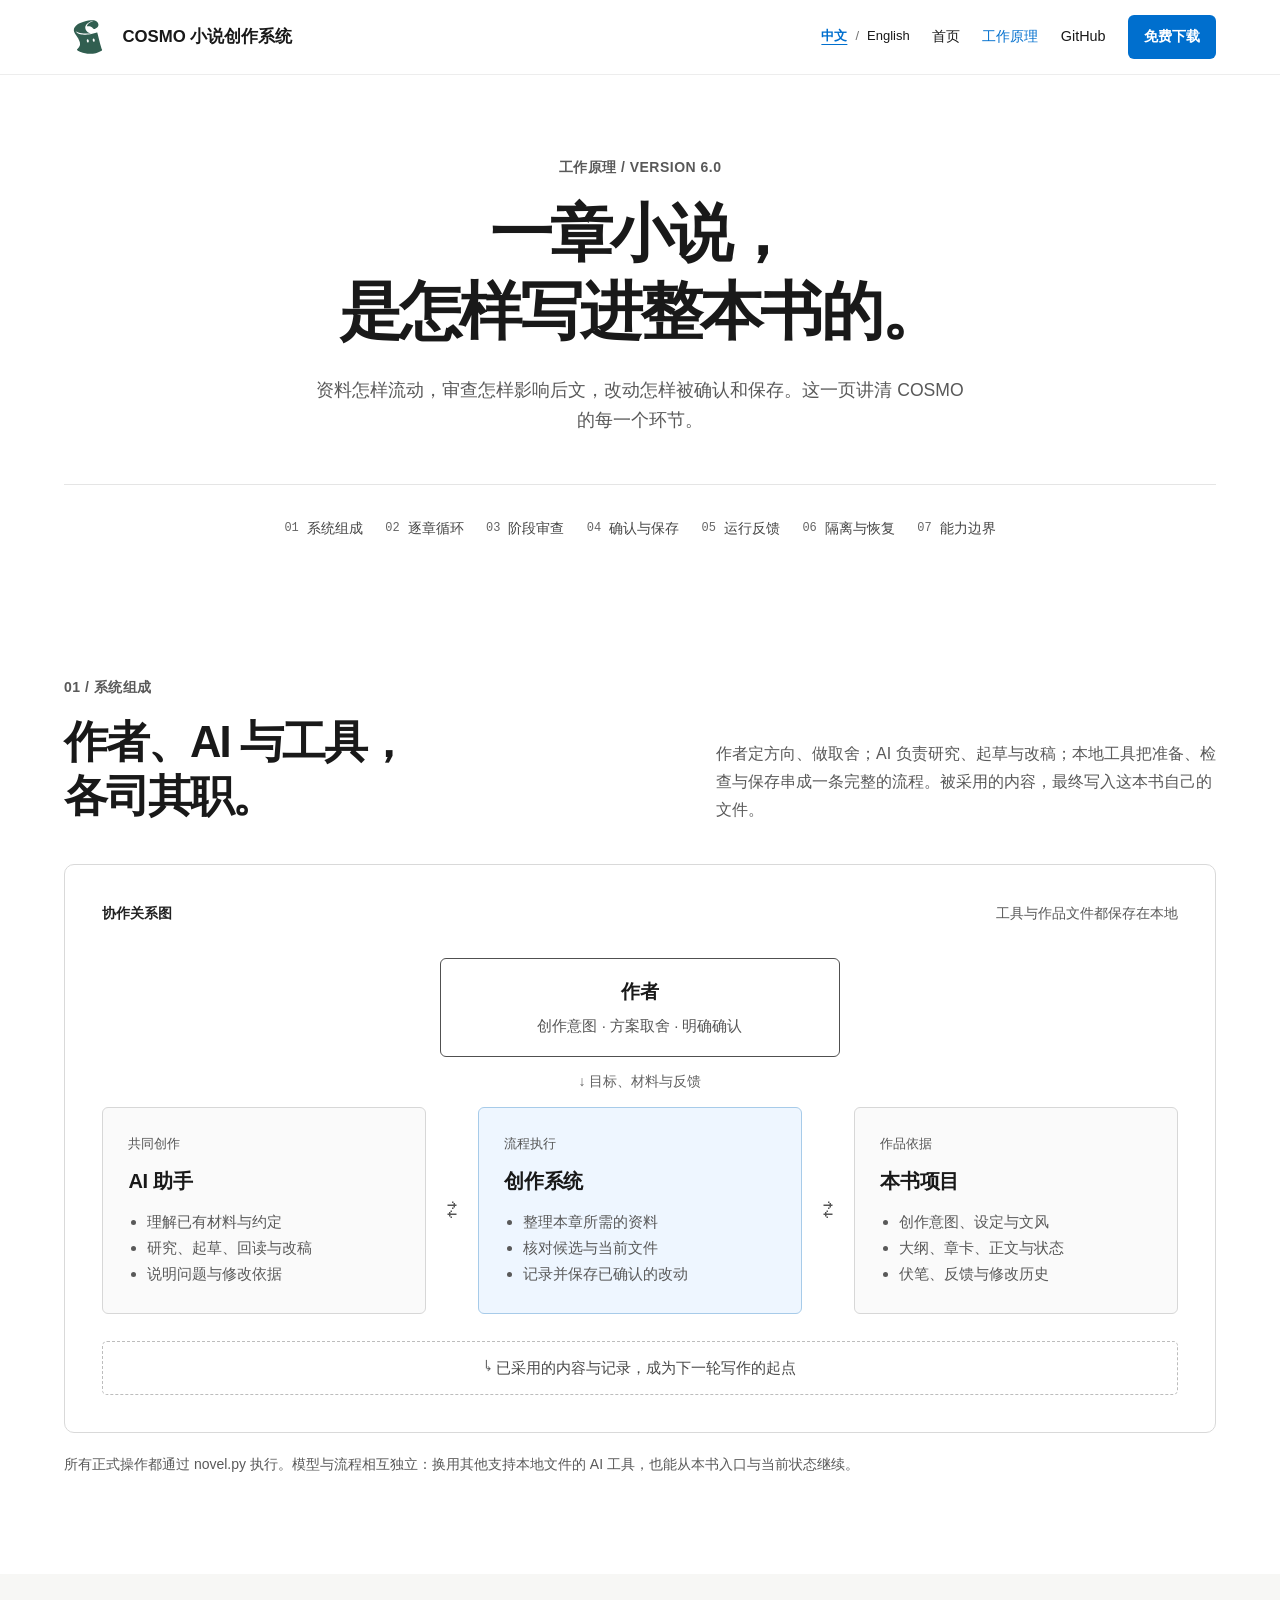
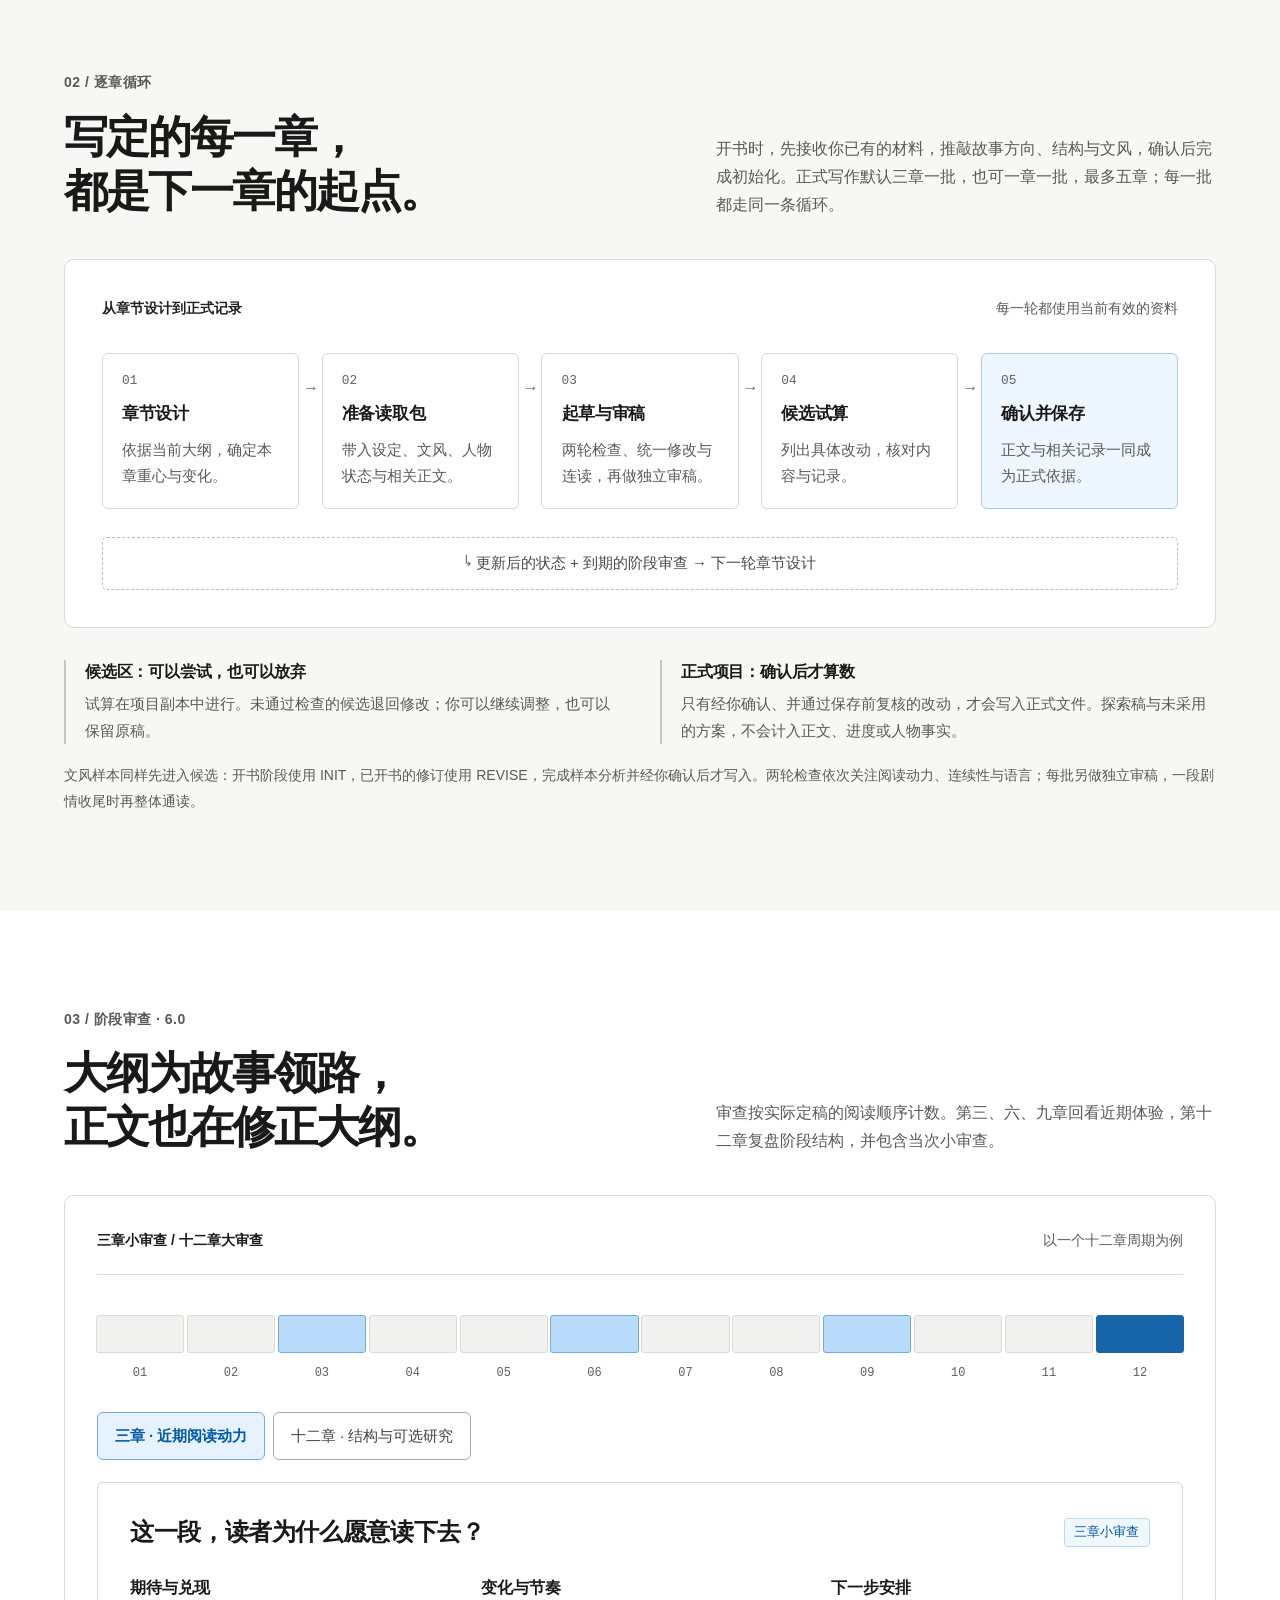
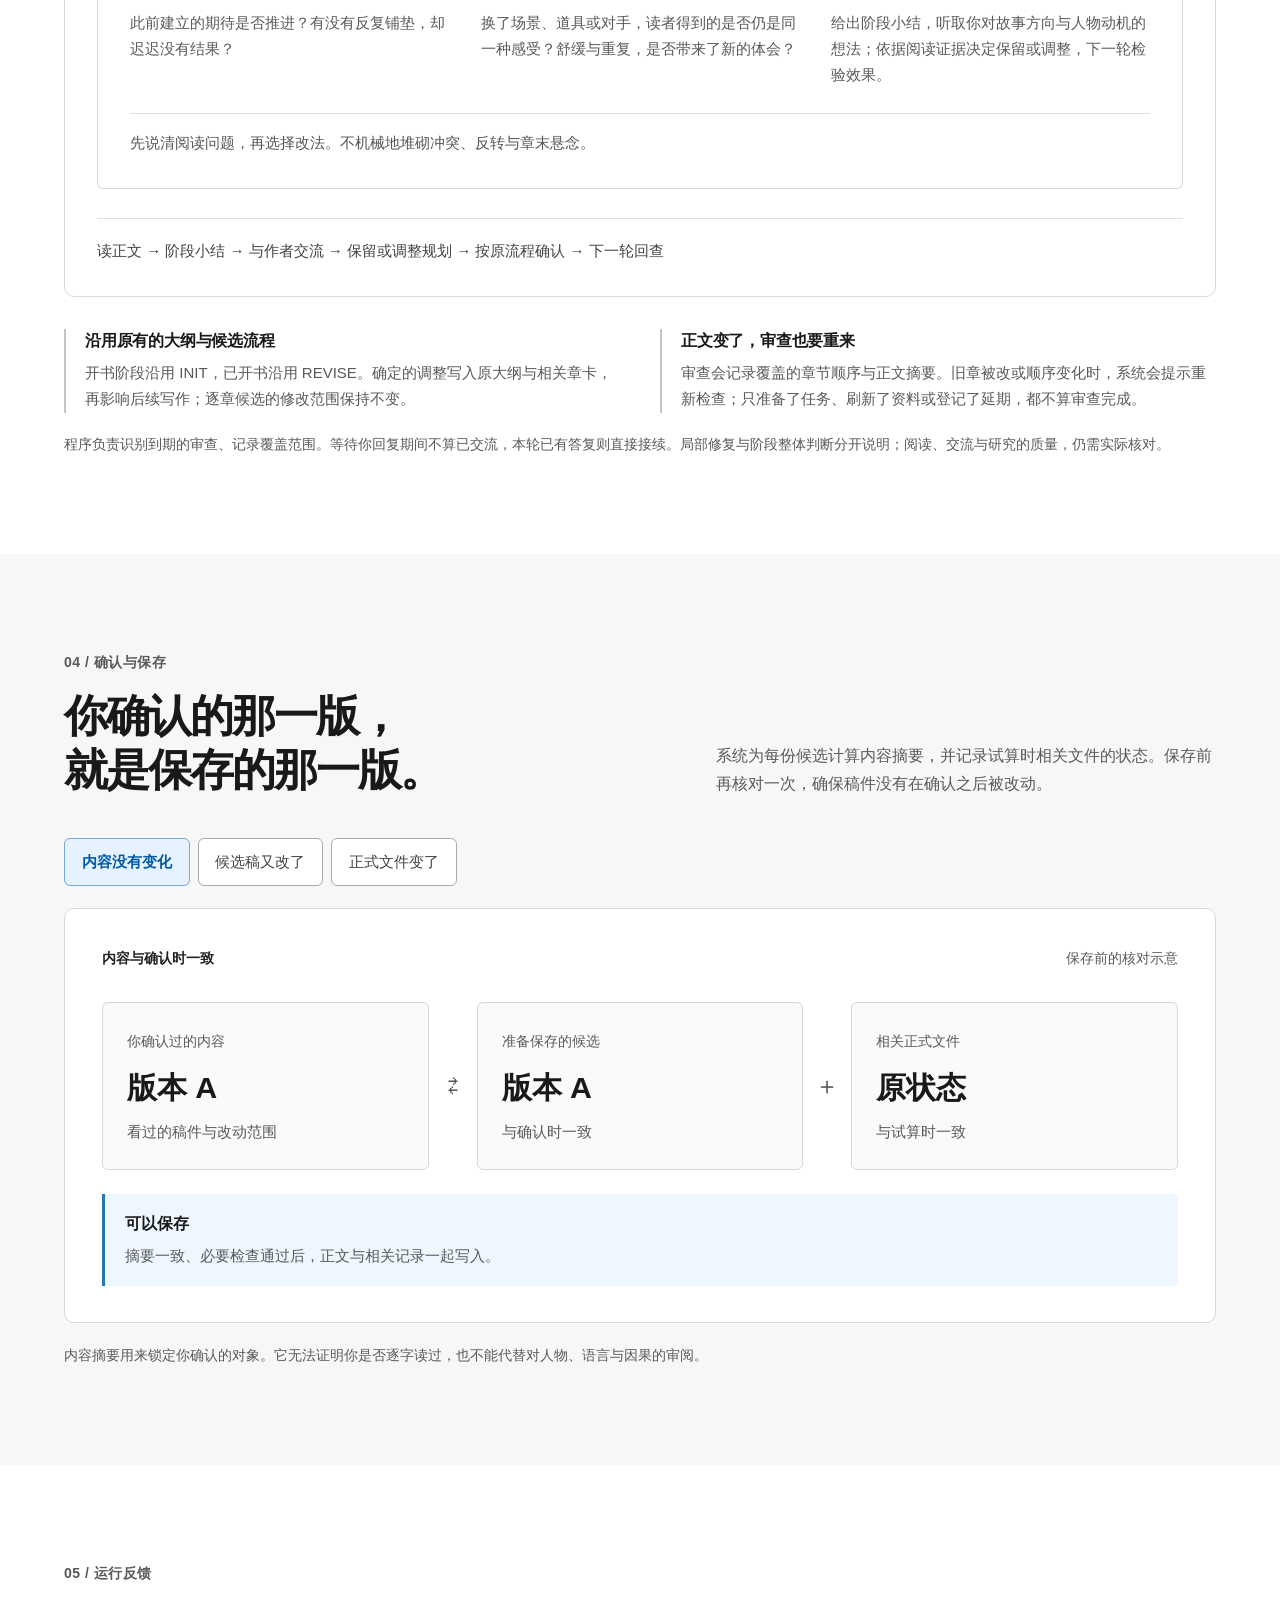
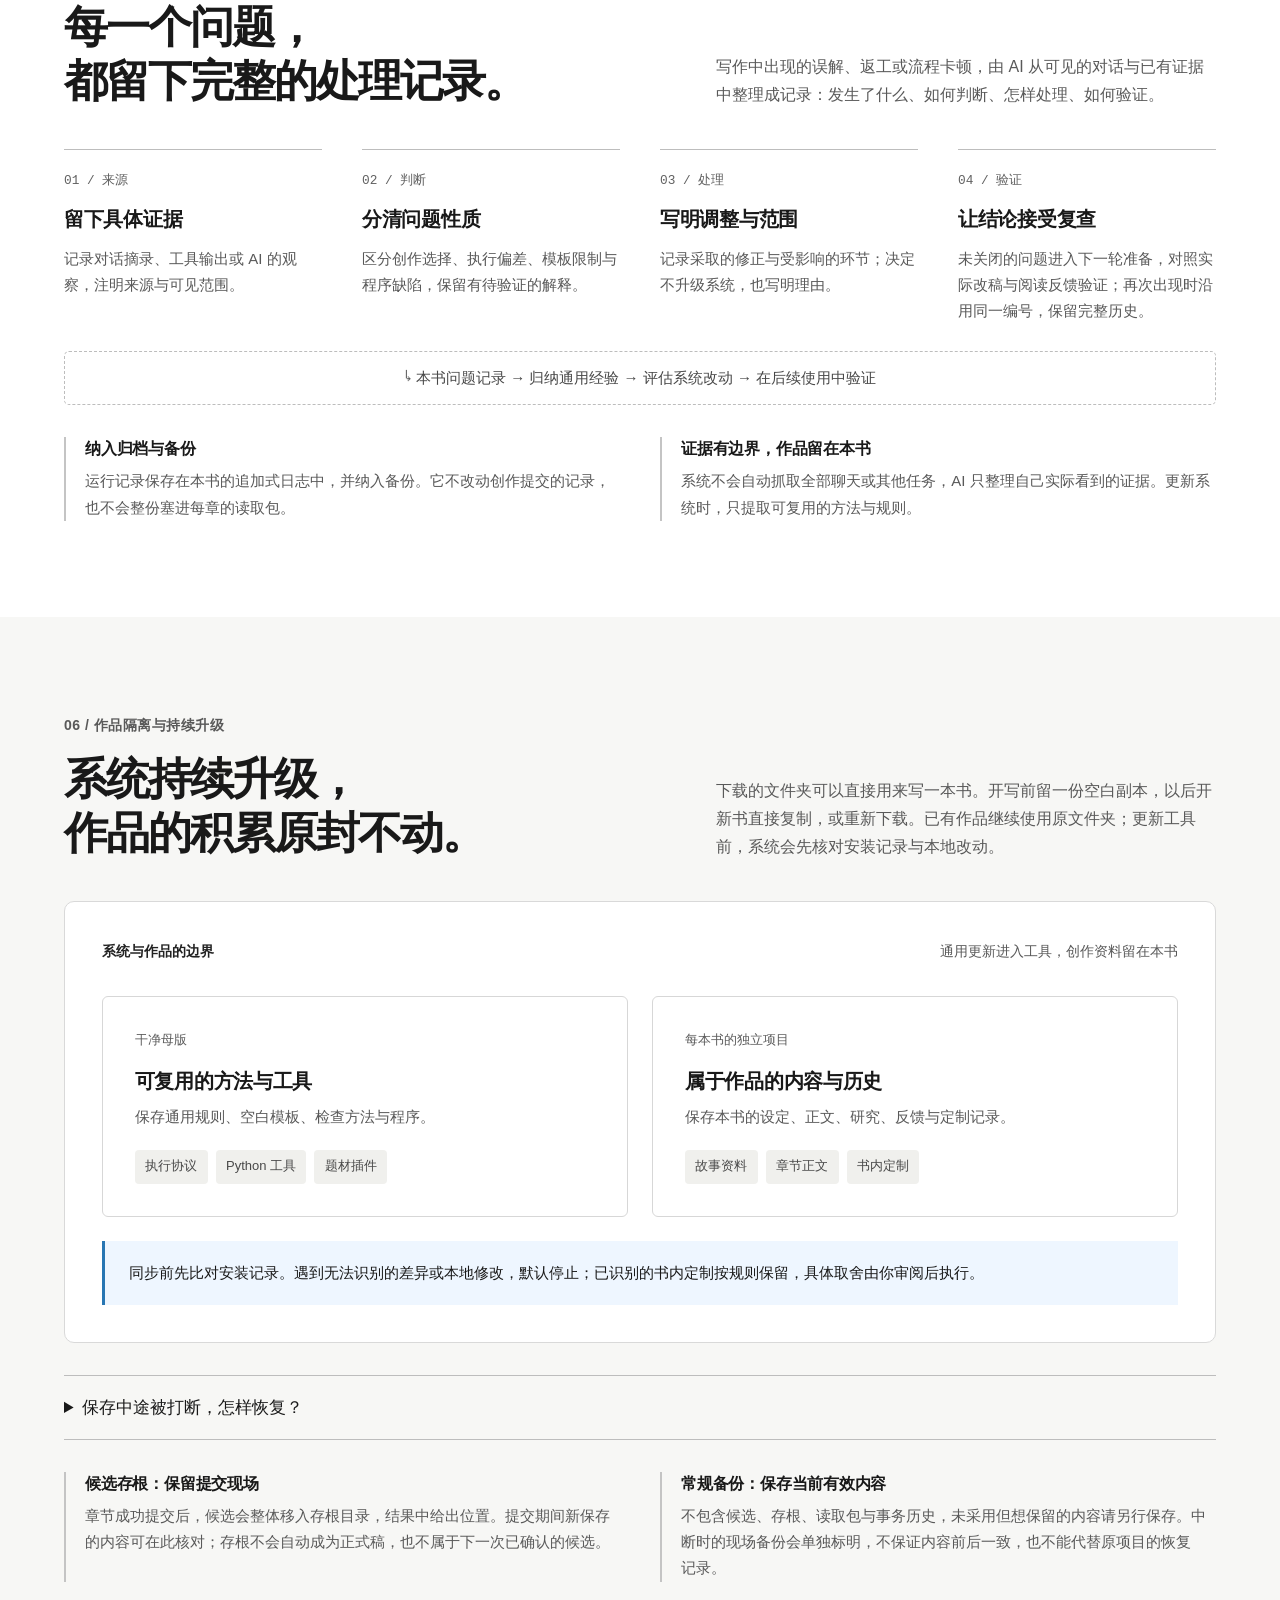
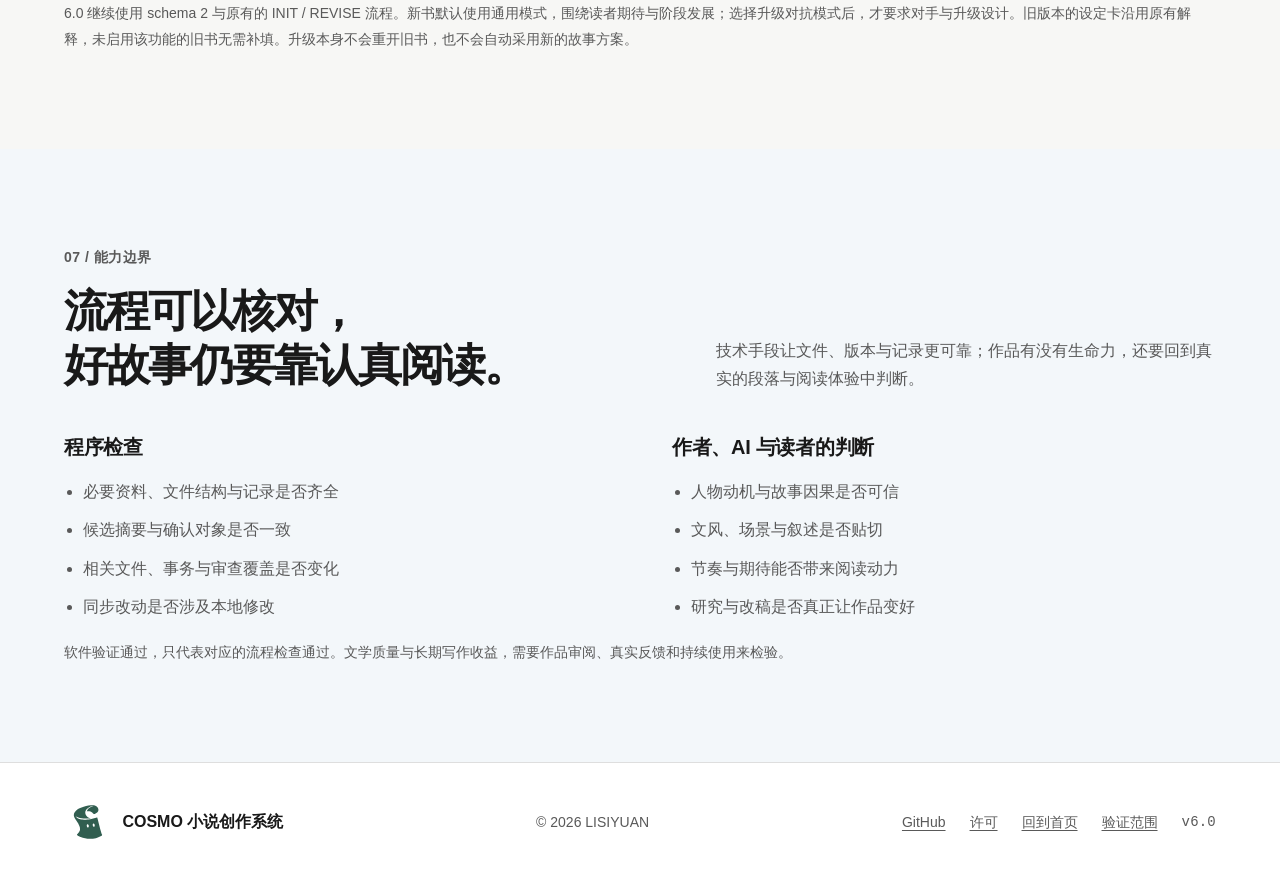
<file: docs/architecture.html>
<!doctype html>
<html lang="zh-CN">
<head><meta charset="utf-8"><meta name="viewport" content="width=device-width, initial-scale=1"><meta name="theme-color" content="#ffffff"><meta name="author" content="LISIYUAN">
<title>工作原理 · COSMO 小说创作系统 6.0</title><meta name="description" content="COSMO 小说创作系统如何运转：作者、AI 与工具的分工，逐章写作循环，三章小审查与十二章大审查，确认与保存机制，运行反馈，以及作品隔离与升级保护。">
<link rel="stylesheet" href="assets/showcase.css?v=6.0-copy"><script src="assets/showcase.js?v=6.0-copy" defer></script><link rel="icon" href="assets/favicon.ico" type="image/x-icon">
<link rel="alternate" hreflang="zh-CN" href="architecture.html"><link rel="alternate" hreflang="en" href="en/architecture.html"><link rel="alternate" hreflang="x-default" href="architecture.html">
</head>
<body><a class="skip" href="#main">跳到正文</a>
<header class="masthead"><nav class="container nav" aria-label="主导航"><a class="brand" href="index.html"><img class="brand-mark" src="assets/cosmo-scroll.svg" width="48" height="48" alt="卷页" aria-hidden="true">COSMO 小说创作系统</a><div class="nav-links"><div class="language-switch" role="group" aria-label="语言 / Language"><a href="architecture.html" hreflang="zh-CN" lang="zh-CN" aria-current="page">中文</a><span aria-hidden="true">/</span><a href="en/architecture.html" hreflang="en" lang="en">English</a></div><a href="index.html">首页</a><a href="architecture.html" aria-current="page">工作原理</a><a class="nav-optional" href="https://github.com/lisiyuan-cosmoli/cosmo-novel-writing-system">GitHub</a><a class="nav-cta" href="index.html#begin">免费下载</a></div></nav></header>
<main id="main">
<section class="architecture-hero"><div class="container"><div class="architecture-intro"><div><p class="eyebrow">工作原理 / VERSION 6.0</p><h1>一章小说，<br>是怎样写进整本书的。</h1></div><p class="lead">资料怎样流动，审查怎样影响后文，改动怎样被确认和保存。这一页讲清 COSMO 的每一个环节。</p></div>
<nav class="topic-nav" aria-label="本页目录"><a href="#architecture"><span>01</span>系统组成</a><a href="#chapter-flow"><span>02</span>逐章循环</a><a href="#review"><span>03</span>阶段审查</a><a href="#approval"><span>04</span>确认与保存</a><a href="#feedback"><span>05</span>运行反馈</a><a href="#migration"><span>06</span>隔离与恢复</a><a href="#boundaries"><span>07</span>能力边界</a></nav></div></section>
<section class="section" id="architecture"><div class="container"><div class="section-head"><div><p class="eyebrow">01 / 系统组成</p><h2>作者、AI 与工具，<br>各司其职。</h2></div><p>作者定方向、做取舍；AI 负责研究、起草与改稿；本地工具把准备、检查与保存串成一条完整的流程。被采用的内容，最终写入这本书自己的文件。</p></div>
<figure class="diagram"><figcaption class="diagram-caption"><strong>协作关系图</strong><span>工具与作品文件都保存在本地</span></figcaption>
<div class="author-node"><strong>作者</strong><p>创作意图 · 方案取舍 · 明确确认</p></div><div class="down-link">↓ 目标、材料与反馈</div>
<div class="system-layers"><div class="system-node"><p class="node-kicker">共同创作</p><h3>AI 助手</h3><ul><li>理解已有材料与约定</li><li>研究、起草、回读与改稿</li><li>说明问题与修改依据</li></ul></div><span class="between" aria-label="协作">⇄</span><div class="system-node engine"><p class="node-kicker">流程执行</p><h3>创作系统</h3><ul><li>整理本章所需的资料</li><li>核对候选与当前文件</li><li>记录并保存已确认的改动</li></ul></div><span class="between" aria-label="读取与保存">⇄</span><div class="system-node"><p class="node-kicker">作品依据</p><h3>本书项目</h3><ul><li>创作意图、设定与文风</li><li>大纲、章卡、正文与状态</li><li>伏笔、反馈与修改历史</li></ul></div></div>
<div class="return-line">↳ 已采用的内容与记录，成为下一轮写作的起点</div></figure><p class="note">所有正式操作都通过 novel.py 执行。模型与流程相互独立：换用其他支持本地文件的 AI 工具，也能从本书入口与当前状态继续。</p>
</div></section>
<section class="section tint" id="chapter-flow"><div class="container"><div class="section-head"><div><p class="eyebrow">02 / 逐章循环</p><h2>写定的每一章，<br>都是下一章的起点。</h2></div><p>开书时，先接收你已有的材料，推敲故事方向、结构与文风，确认后完成初始化。正式写作默认三章一批，也可一章一批，最多五章；每一批都走同一条循环。</p></div>
<figure class="diagram"><figcaption class="diagram-caption"><strong>从章节设计到正式记录</strong><span>每一轮都使用当前有效的资料</span></figcaption>
<ol class="flow-chain"><li><span class="number">01</span><h3>章节设计</h3><p>依据当前大纲，确定本章重心与变化。</p></li><li><span class="number">02</span><h3>准备读取包</h3><p>带入设定、文风、人物状态与相关正文。</p></li><li><span class="number">03</span><h3>起草与审稿</h3><p>两轮检查、统一修改与连读，再做独立审稿。</p></li><li><span class="number">04</span><h3>候选试算</h3><p>列出具体改动，核对内容与记录。</p></li><li class="adopted"><span class="number">05</span><h3>确认并保存</h3><p>正文与相关记录一同成为正式依据。</p></li></ol>
<div class="return-line">↳ 更新后的状态 + 到期的阶段审查 → 下一轮章节设计</div></figure>
<div class="two-notes"><article><h3>候选区：可以尝试，也可以放弃</h3><p>试算在项目副本中进行。未通过检查的候选退回修改；你可以继续调整，也可以保留原稿。</p></article><article><h3>正式项目：确认后才算数</h3><p>只有经你确认、并通过保存前复核的改动，才会写入正式文件。探索稿与未采用的方案，不会计入正文、进度或人物事实。</p></article></div><p class="note">文风样本同样先进入候选：开书阶段使用 INIT，已开书的修订使用 REVISE，完成样本分析并经你确认后才写入。两轮检查依次关注阅读动力、连续性与语言；每批另做独立审稿，一段剧情收尾时再整体通读。</p>
</div></section>
<section class="section" id="review"><div class="container"><div class="section-head"><div><p class="eyebrow">03 / 阶段审查 · 6.0</p><h2>大纲为故事领路，<br>正文也在修正大纲。</h2></div><p>审查按实际定稿的阅读顺序计数。第三、六、九章回看近期体验，第十二章复盘阶段结构，并包含当次小审查。</p></div>
<figure class="rhythm-board"><figcaption class="board-heading"><strong>三章小审查 / 十二章大审查</strong><span>以一个十二章周期为例</span></figcaption><ol class="chapter-track" aria-label="第三、六、九章进行小审查，第十二章进行包含当次小审查的大审查"><li>01</li><li>02</li><li class="small">03</li><li>04</li><li>05</li><li class="small">06</li><li>07</li><li>08</li><li class="small">09</li><li>10</li><li>11</li><li class="large">12</li></ol>
<div class="switches" role="group" aria-label="选择审查范围" data-switch-group="review" hidden><button class="switch" type="button" data-panel="small-review" aria-controls="small-review" aria-pressed="true">三章 · 近期阅读动力</button><button class="switch" type="button" data-panel="large-review" aria-controls="large-review" aria-pressed="false">十二章 · 结构与可选研究</button></div>
<article class="review-detail" id="small-review" data-panel-group="review"><div class="review-detail-head"><h3>这一段，读者为什么愿意读下去？</h3><span class="label">三章小审查</span></div><div class="research-steps"><article><h4>期待与兑现</h4><p>此前建立的期待是否推进？有没有反复铺垫，却迟迟没有结果？</p></article><article><h4>变化与节奏</h4><p>换了场景、道具或对手，读者得到的是否仍是同一种感受？舒缓与重复，是否带来了新的体会？</p></article><article><h4>下一步安排</h4><p>给出阶段小结，听取你对故事方向与人物动机的想法；依据阅读证据决定保留或调整，下一轮检验效果。</p></article></div><p class="research-source">先说清阅读问题，再选择改法。不机械地堆砌冲突、反转与章末悬念。</p></article>
<article class="review-detail" id="large-review" data-panel-group="review"><div class="review-detail-head"><h3>这一阶段，撑得起更长的故事吗？</h3><span class="label">十二章大审查</span></div><div class="research-steps"><article><h4>回读本阶段</h4><p>先分批连读干净的正文、记录真实感受，再对照主线承诺、章卡与此前的评价，不只凭规划解释一切。</p></article><article><h4>按需研究同类作品</h4><p>榜单正文研究为可选项。如需开展，从相关榜单挑选两到三部作品，优先阅读可合法访问的连续三章或完整场景。</p></article><article><h4>保留或调整</h4><p>结合实际阅读与你的反馈，写明保留的理由或采用的调整；借鉴通用方法，不照搬具体情节与表达。</p></article></div><p class="research-source">开展研究时，记录榜单来源、查询日期、作品与阅读范围；不开展时写明理由。访问受限时如实记录实际范围，不会自动追加下一轮补查。</p></article>
<div class="feedback-return">读正文 → 阶段小结 → 与作者交流 → 保留或调整规划 → 按原流程确认 → 下一轮回查</div></figure>
<div class="two-notes"><article><h3>沿用原有的大纲与候选流程</h3><p>开书阶段沿用 INIT，已开书沿用 REVISE。确定的调整写入原大纲与相关章卡，再影响后续写作；逐章候选的修改范围保持不变。</p></article><article><h3>正文变了，审查也要重来</h3><p>审查会记录覆盖的章节顺序与正文摘要。旧章被改或顺序变化时，系统会提示重新检查；只准备了任务、刷新了资料或登记了延期，都不算审查完成。</p></article></div><p class="note">程序负责识别到期的审查、记录覆盖范围。等待你回复期间不算已交流，本轮已有答复则直接接续。局部修复与阶段整体判断分开说明；阅读、交流与研究的质量，仍需实际核对。</p>
</div></section>
<section class="section tint" id="approval"><div class="container"><div class="section-head"><div><p class="eyebrow">04 / 确认与保存</p><h2>你确认的那一版，<br>就是保存的那一版。</h2></div><p>系统为每份候选计算内容摘要，并记录试算时相关文件的状态。保存前再核对一次，确保稿件没有在确认之后被改动。</p></div>
<div class="switches" role="group" aria-label="选择保存前的情况" data-scenarios hidden><button class="switch" type="button" data-scenario="same" aria-controls="comparison" aria-pressed="true">内容没有变化</button><button class="switch" type="button" data-scenario="draft" aria-controls="comparison" aria-pressed="false">候选稿又改了</button><button class="switch" type="button" data-scenario="base" aria-controls="comparison" aria-pressed="false">正式文件变了</button></div>
<figure class="diagram comparison" id="comparison" data-outcome="pass"><figcaption class="diagram-caption"><strong id="scenario-title">内容与确认时一致</strong><span>保存前的核对示意</span></figcaption><div class="comparison-papers"><div class="paper"><span class="paper-label">你确认过的内容</span><strong>版本 A</strong><p>看过的稿件与改动范围</p></div><span class="between" aria-hidden="true">⇄</span><div class="paper" id="draft-paper"><span class="paper-label">准备保存的候选</span><strong id="draft-version">版本 A</strong><p id="draft-description">与确认时一致</p></div><span class="between" aria-hidden="true">＋</span><div class="paper" id="base-paper"><span class="paper-label">相关正式文件</span><strong id="base-version">原状态</strong><p id="base-description">与试算时一致</p></div></div>
<div class="comparison-result" role="status" aria-live="polite"><strong class="result-title" id="result-title">可以保存</strong><p id="result-description">摘要一致、必要检查通过后，正文与相关记录一起写入。</p></div></figure>
<div class="fallback" id="scenario-fallback"><p>候选稿改成了版本 B，需要重新试算并确认新的摘要；相关正式文件发生变化，则要基于当前文件重新核对，再试算与确认。</p></div>
<p class="note">内容摘要用来锁定你确认的对象。它无法证明你是否逐字读过，也不能代替对人物、语言与因果的审阅。</p>
</div></section>
<section class="section" id="feedback"><div class="container"><div class="section-head"><div><p class="eyebrow">05 / 运行反馈</p><h2>每一个问题，<br>都留下完整的处理记录。</h2></div><p>写作中出现的误解、返工或流程卡顿，由 AI 从可见的对话与已有证据中整理成记录：发生了什么、如何判断、怎样处理、如何验证。</p></div>
<ol class="log-flow"><li><span class="number">01 / 来源</span><h3>留下具体证据</h3><p>记录对话摘录、工具输出或 AI 的观察，注明来源与可见范围。</p></li><li><span class="number">02 / 判断</span><h3>分清问题性质</h3><p>区分创作选择、执行偏差、模板限制与程序缺陷，保留有待验证的解释。</p></li><li><span class="number">03 / 处理</span><h3>写明调整与范围</h3><p>记录采取的修正与受影响的环节；决定不升级系统，也写明理由。</p></li><li><span class="number">04 / 验证</span><h3>让结论接受复查</h3><p>未关闭的问题进入下一轮准备，对照实际改稿与阅读反馈验证；再次出现时沿用同一编号，保留完整历史。</p></li></ol>
<div class="return-line">↳ 本书问题记录 → 归纳通用经验 → 评估系统改动 → 在后续使用中验证</div>
<div class="two-notes"><article><h3>纳入归档与备份</h3><p>运行记录保存在本书的追加式日志中，并纳入备份。它不改动创作提交的记录，也不会整份塞进每章的读取包。</p></article><article><h3>证据有边界，作品留在本书</h3><p>系统不会自动抓取全部聊天或其他任务，AI 只整理自己实际看到的证据。更新系统时，只提取可复用的方法与规则。</p></article></div>
</div></section>
<section class="section tint" id="migration"><div class="container"><div class="section-head"><div><p class="eyebrow">06 / 作品隔离与持续升级</p><h2>系统持续升级，<br>作品的积累原封不动。</h2></div><p>下载的文件夹可以直接用来写一本书。开写前留一份空白副本，以后开新书直接复制，或重新下载。已有作品继续使用原文件夹；更新工具前，系统会先核对安装记录与本地改动。</p></div>
<figure class="diagram"><figcaption class="diagram-caption"><strong>系统与作品的边界</strong><span>通用更新进入工具，创作资料留在本书</span></figcaption><div class="migration-grid"><article class="migration-panel"><p class="mini-label">干净母版</p><h3>可复用的方法与工具</h3><p>保存通用规则、空白模板、检查方法与程序。</p><div class="file-tags"><span>执行协议</span><span>Python 工具</span><span>题材插件</span></div></article><article class="migration-panel"><p class="mini-label">每本书的独立项目</p><h3>属于作品的内容与历史</h3><p>保存本书的设定、正文、研究、反馈与定制记录。</p><div class="file-tags"><span>故事资料</span><span>章节正文</span><span>书内定制</span></div></article><div class="migration-rule">同步前先比对安装记录。遇到无法识别的差异或本地修改，默认停止；已识别的书内定制按规则保留，具体取舍由你审阅后执行。</div></div></figure>
<details class="recovery-details" id="transactions"><summary>保存中途被打断，怎样恢复？</summary><div class="two-notes"><article><h3>整笔写入尚未验证完成</h3><p>系统保留未完成的现场，暂停后续写入。你查看涉及的文件并明确同意恢复后，才会退回保存前的状态。</p></article><article><h3>已验证通过，停在收尾阶段</h3><p>根据中断位置补完提交记录与历史，保留已验证的内容。仅查看状态，不会触发恢复。</p></article></div><p class="note">能捕获的写入错误会自动尝试回退；强制中断后的恢复必须明确执行，恢复前请先核对相关记录。</p></details>
<div class="two-notes"><article><h3>候选存根：保留提交现场</h3><p>章节成功提交后，候选会整体移入存根目录，结果中给出位置。提交期间新保存的内容可在此核对；存根不会自动成为正式稿，也不属于下一次已确认的候选。</p></article><article><h3>常规备份：保存当前有效内容</h3><p>不包含候选、存根、读取包与事务历史，未采用但想保留的内容请另行保存。中断时的现场备份会单独标明，不保证内容前后一致，也不能代替原项目的恢复记录。</p></article></div>
<p class="note">6.0 继续使用 schema 2 与原有的 INIT / REVISE 流程。新书默认使用通用模式，围绕读者期待与阶段发展；选择升级对抗模式后，才要求对手与升级设计。旧版本的设定卡沿用原有解释，未启用该功能的旧书无需补填。升级本身不会重开旧书，也不会自动采用新的故事方案。</p>
</div></section>
<section class="section feature-band" id="boundaries"><div class="container"><div class="section-head"><div><p class="eyebrow">07 / 能力边界</p><h2>流程可以核对，<br>好故事仍要靠认真阅读。</h2></div><p>技术手段让文件、版本与记录更可靠；作品有没有生命力，还要回到真实的段落与阅读体验中判断。</p></div><div class="boundary-grid"><article><h3>程序检查</h3><ul><li>必要资料、文件结构与记录是否齐全</li><li>候选摘要与确认对象是否一致</li><li>相关文件、事务与审查覆盖是否变化</li><li>同步改动是否涉及本地修改</li></ul></article><article><h3>作者、AI 与读者的判断</h3><ul><li>人物动机与故事因果是否可信</li><li>文风、场景与叙述是否贴切</li><li>节奏与期待能否带来阅读动力</li><li>研究与改稿是否真正让作品变好</li></ul></article></div><p class="note">软件验证通过，只代表对应的流程检查通过。文学质量与长期写作收益，需要作品审阅、真实反馈和持续使用来检验。</p></div></section>
</main><footer class="footer"><div class="container footer-row"><a class="brand" href="index.html"><img class="brand-mark" src="assets/cosmo-scroll.svg" width="48" height="48" alt="卷页" aria-hidden="true">COSMO 小说创作系统</a><span>© 2026 LISIYUAN</span><div class="footer-links"><a href="https://github.com/lisiyuan-cosmoli/cosmo-novel-writing-system">GitHub</a><a href="https://github.com/lisiyuan-cosmoli/cosmo-novel-writing-system/blob/main/NOTICE">许可</a><a href="index.html">回到首页</a><a href="https://github.com/lisiyuan-cosmoli/cosmo-novel-writing-system/blob/main/%E4%BA%A4%E4%BB%98%E9%AA%8C%E6%94%B6%E6%8A%A5%E5%91%8A.md">验证范围</a><span class="mono">v6.0</span></div></div></footer>
</body></html>
</file>
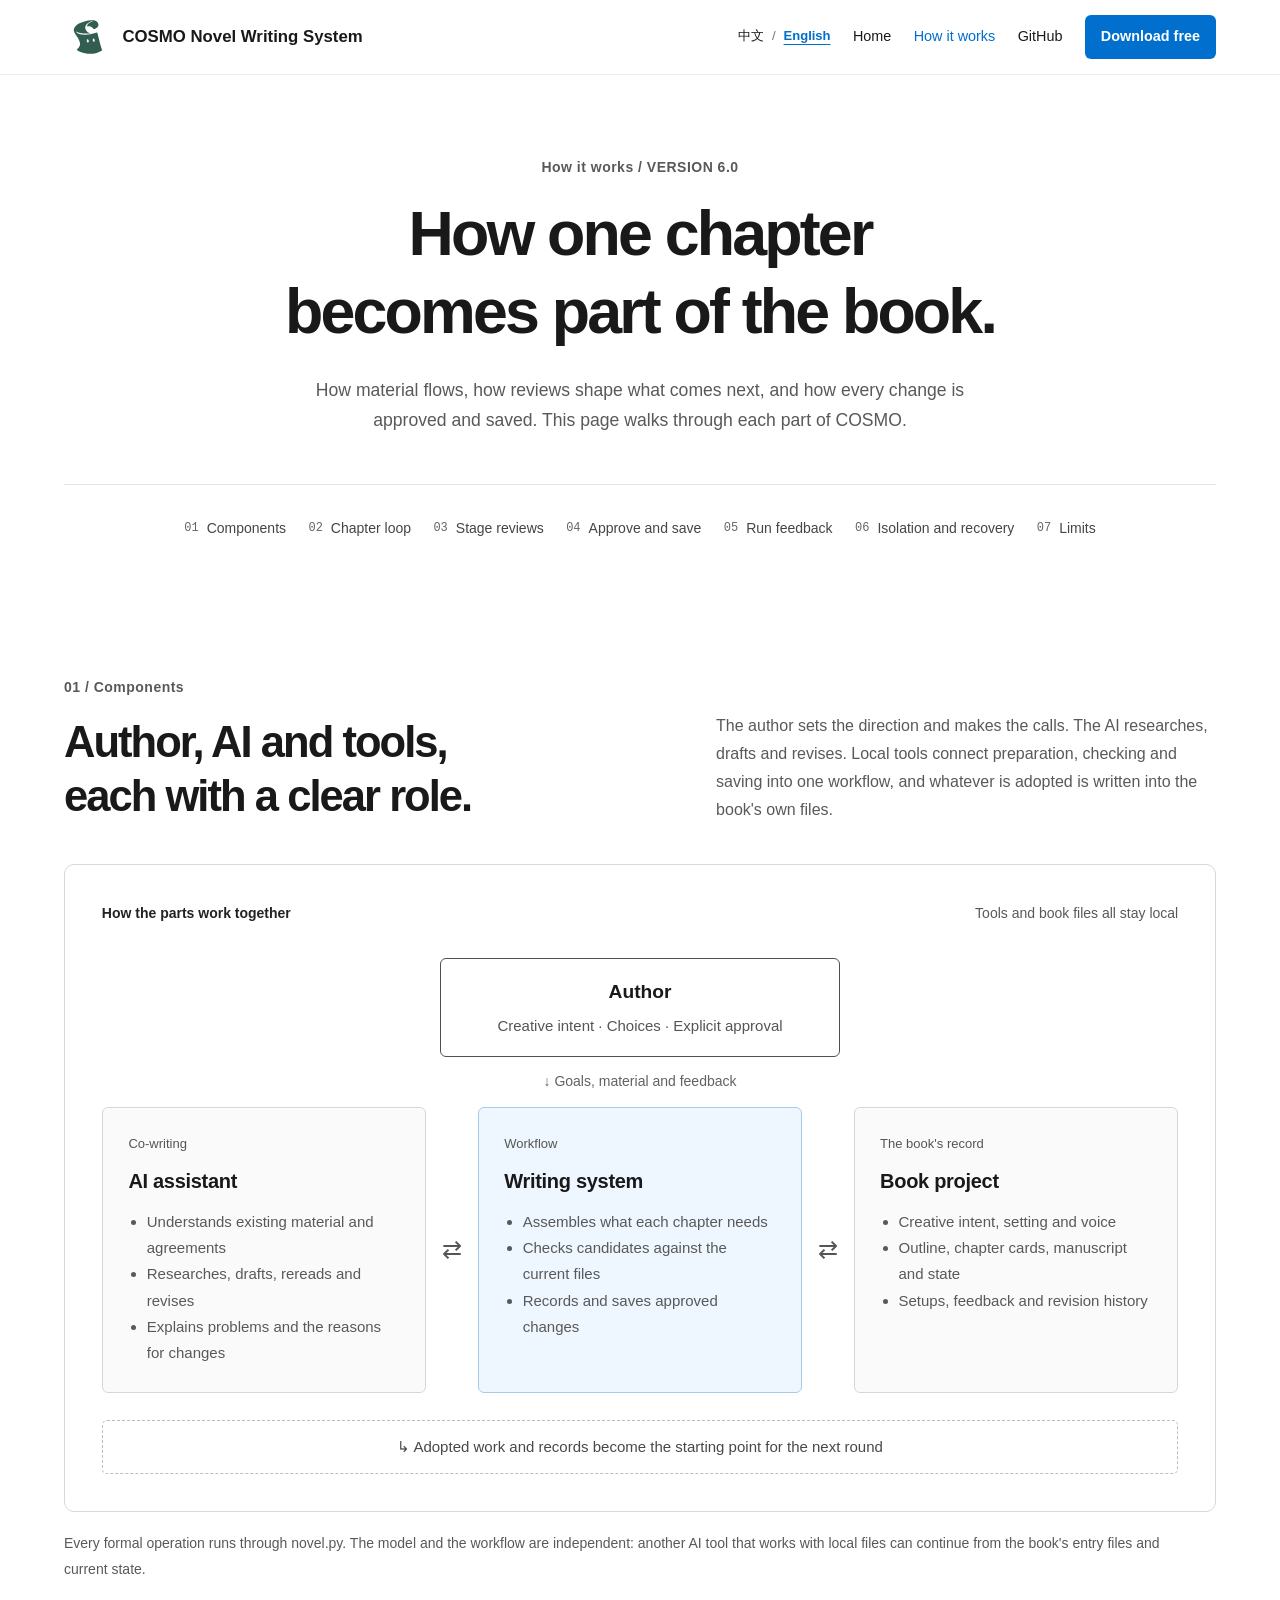
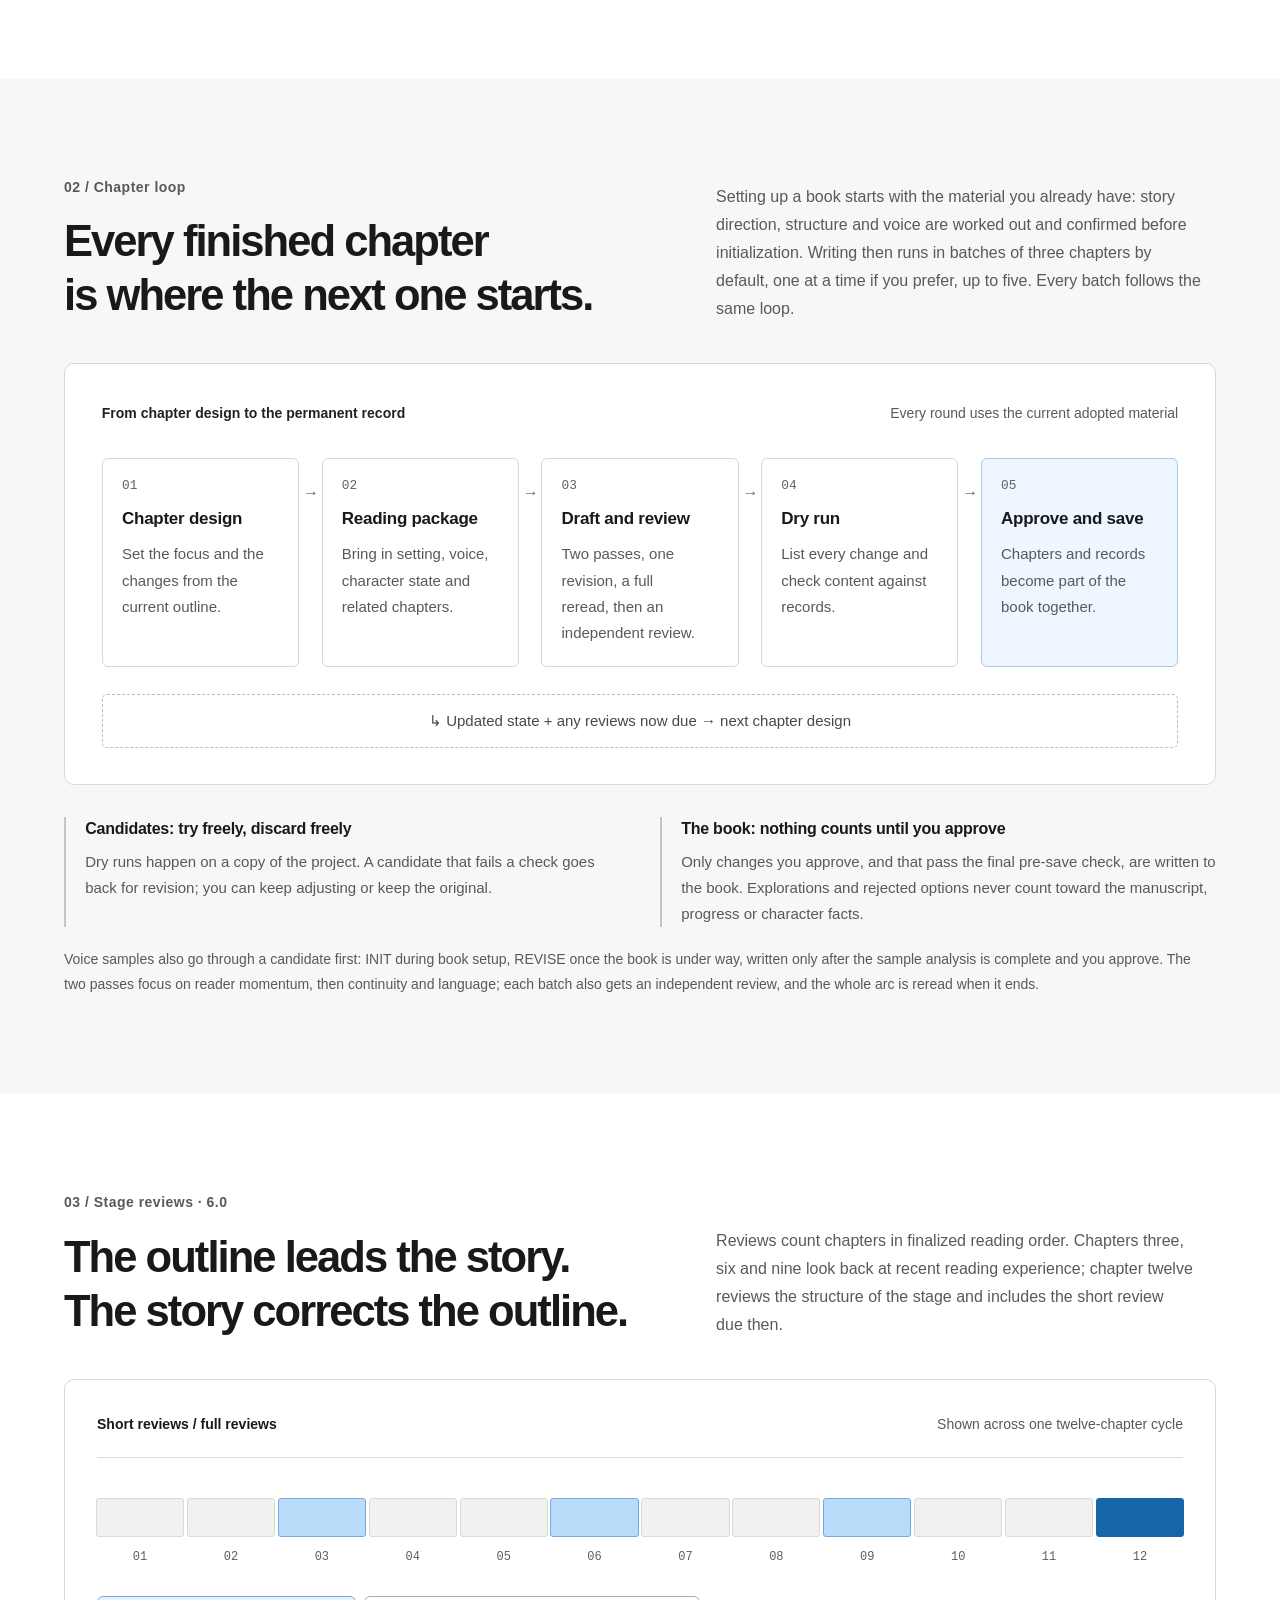
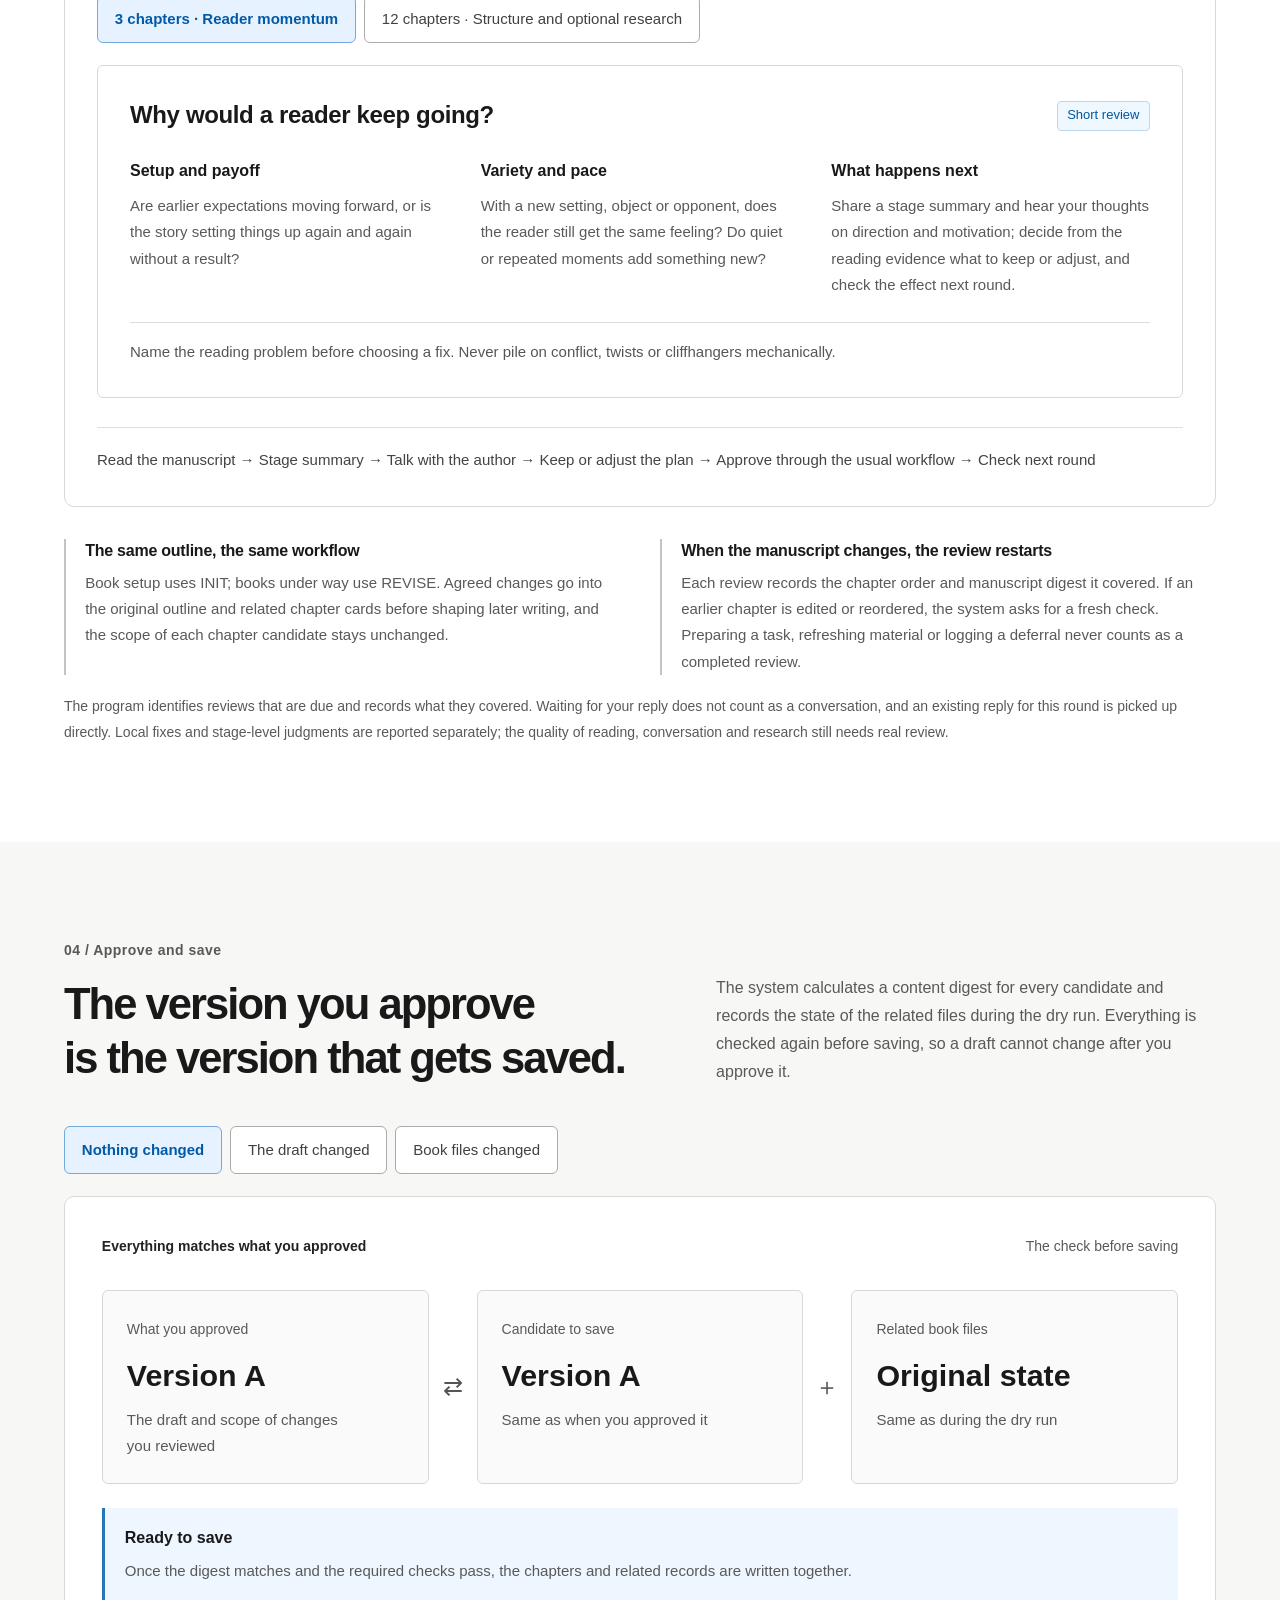
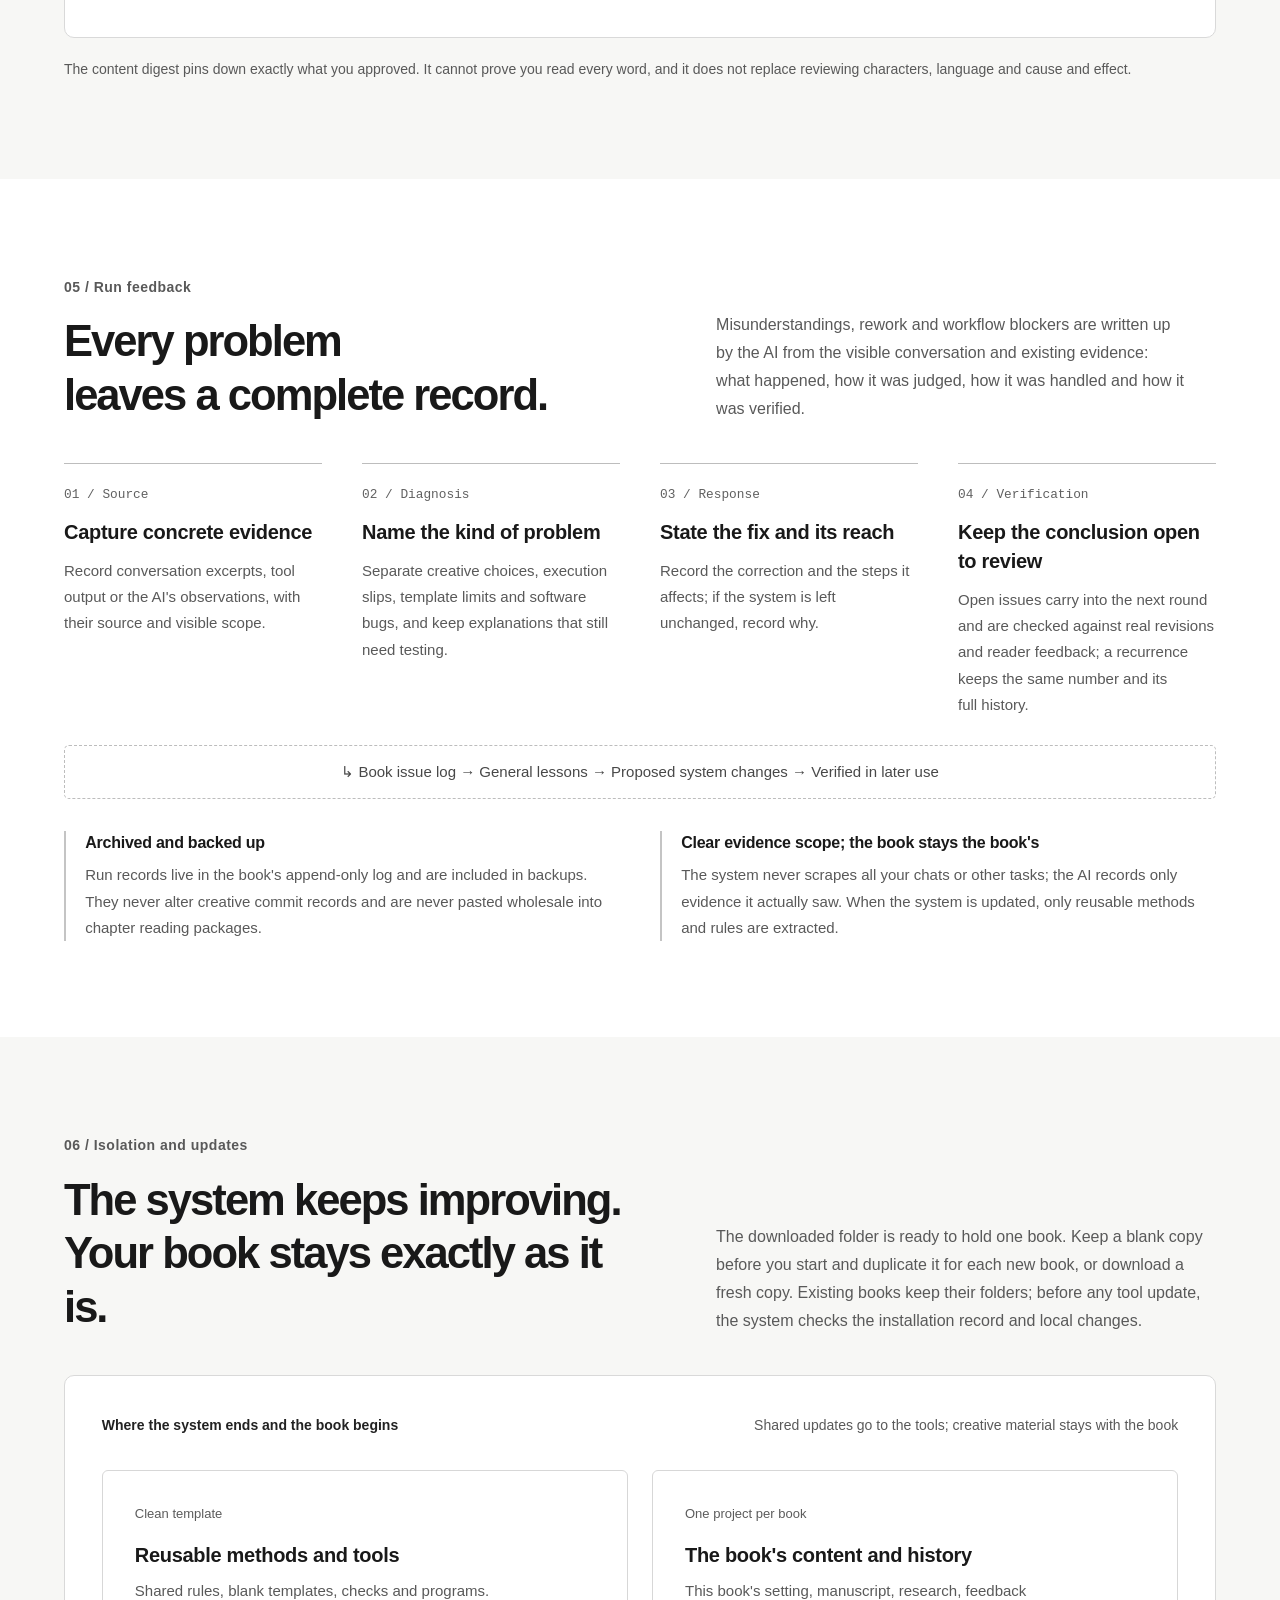
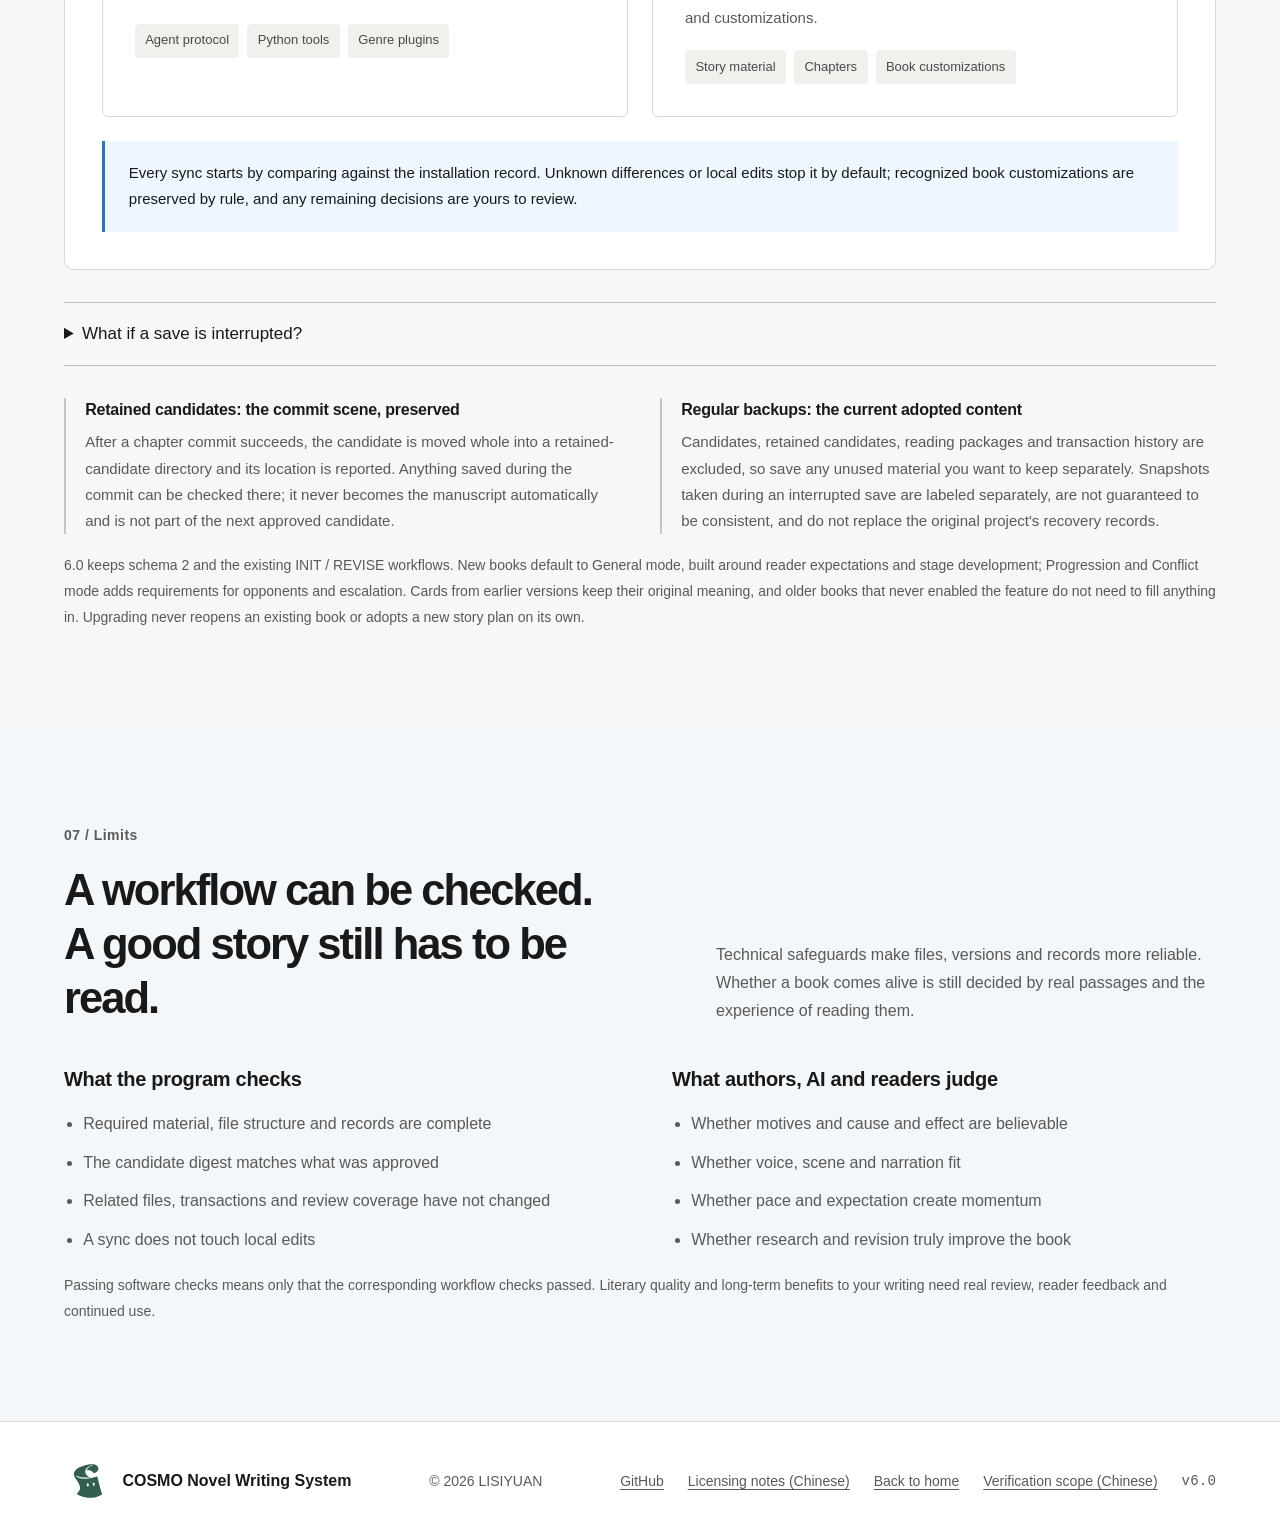
<file: docs/en/architecture.html>
<!doctype html>
<html lang="en">
<head><meta charset="utf-8"><meta name="viewport" content="width=device-width, initial-scale=1"><meta name="theme-color" content="#ffffff"><meta name="author" content="LISIYUAN">
<title>How it works · COSMO Novel Writing System 6.0</title><meta name="description" content="How the COSMO Novel Writing System works: the roles of author, AI and tools, the chapter-by-chapter loop, short and full reviews, approval and saving, run feedback, and how each book stays protected through updates.">
<link rel="stylesheet" href="../assets/showcase.css?v=6.0-copy"><script src="../assets/showcase.js?v=6.0-copy" defer></script><link rel="icon" href="../assets/favicon.ico" type="image/x-icon">
<link rel="alternate" hreflang="zh-CN" href="../architecture.html"><link rel="alternate" hreflang="en" href="architecture.html"><link rel="alternate" hreflang="x-default" href="../architecture.html">
</head>
<body><a class="skip" href="#main">Skip to content</a>
<header class="masthead"><nav class="container nav" aria-label="Main navigation"><a class="brand" href="index.html"><img class="brand-mark" src="../assets/cosmo-scroll.svg" width="48" height="48" alt="Scroll mark" aria-hidden="true">COSMO Novel Writing System</a><div class="nav-links"><div class="language-switch" role="group" aria-label="Language"><a href="../architecture.html" hreflang="zh-CN" lang="zh-CN">中文</a><span aria-hidden="true">/</span><a href="architecture.html" hreflang="en" lang="en" aria-current="page">English</a></div><a href="index.html">Home</a><a href="architecture.html" aria-current="page">How it works</a><a class="nav-optional" href="https://github.com/lisiyuan-cosmoli/cosmo-novel-writing-system">GitHub</a><a class="nav-cta" href="index.html#begin">Download free</a></div></nav></header>
<main id="main">
<section class="architecture-hero"><div class="container"><div class="architecture-intro"><div><p class="eyebrow">How it works / VERSION 6.0</p><h1>How one chapter<br>becomes part of the book.</h1></div><p class="lead">How material flows, how reviews shape what comes next, and how every change is approved and saved. This page walks through each part of COSMO.</p></div>
<nav class="topic-nav" aria-label="On this page"><a href="#architecture"><span>01</span>Components</a><a href="#chapter-flow"><span>02</span>Chapter loop</a><a href="#review"><span>03</span>Stage reviews</a><a href="#approval"><span>04</span>Approve and save</a><a href="#feedback"><span>05</span>Run feedback</a><a href="#migration"><span>06</span>Isolation and recovery</a><a href="#boundaries"><span>07</span>Limits</a></nav></div></section>
<section class="section" id="architecture"><div class="container"><div class="section-head"><div><p class="eyebrow">01 / Components</p><h2>Author, AI and tools,<br>each with a clear role.</h2></div><p>The author sets the direction and makes the calls. The AI researches, drafts and revises. Local tools connect preparation, checking and saving into one workflow, and whatever is adopted is written into the book's own files.</p></div>
<figure class="diagram"><figcaption class="diagram-caption"><strong>How the parts work together</strong><span>Tools and book files all stay local</span></figcaption>
<div class="author-node"><strong>Author</strong><p>Creative intent · Choices · Explicit approval</p></div><div class="down-link">↓ Goals, material and feedback</div>
<div class="system-layers"><div class="system-node"><p class="node-kicker">Co-writing</p><h3>AI assistant</h3><ul><li>Understands existing material and agreements</li><li>Researches, drafts, rereads and revises</li><li>Explains problems and the reasons for changes</li></ul></div><span class="between" aria-label="Collaboration">⇄</span><div class="system-node engine"><p class="node-kicker">Workflow</p><h3>Writing system</h3><ul><li>Assembles what each chapter needs</li><li>Checks candidates against the current files</li><li>Records and saves approved changes</li></ul></div><span class="between" aria-label="Read and save">⇄</span><div class="system-node"><p class="node-kicker">The book's record</p><h3>Book project</h3><ul><li>Creative intent, setting and voice</li><li>Outline, chapter cards, manuscript and state</li><li>Setups, feedback and revision history</li></ul></div></div>
<div class="return-line">↳ Adopted work and records become the starting point for the next round</div></figure><p class="note">Every formal operation runs through novel.py. The model and the workflow are independent: another AI tool that works with local files can continue from the book's entry files and current state.</p>
</div></section>
<section class="section tint" id="chapter-flow"><div class="container"><div class="section-head"><div><p class="eyebrow">02 / Chapter loop</p><h2>Every finished chapter<br>is where the next one starts.</h2></div><p>Setting up a book starts with the material you already have: story direction, structure and voice are worked out and confirmed before initialization. Writing then runs in batches of three chapters by default, one at a time if you prefer, up to five. Every batch follows the same loop.</p></div>
<figure class="diagram"><figcaption class="diagram-caption"><strong>From chapter design to the permanent record</strong><span>Every round uses the current adopted material</span></figcaption>
<ol class="flow-chain"><li><span class="number">01</span><h3>Chapter design</h3><p>Set the focus and the changes from the current outline.</p></li><li><span class="number">02</span><h3>Reading package</h3><p>Bring in setting, voice, character state and related chapters.</p></li><li><span class="number">03</span><h3>Draft and review</h3><p>Two passes, one revision, a full reread, then an independent review.</p></li><li><span class="number">04</span><h3>Dry run</h3><p>List every change and check content against records.</p></li><li class="adopted"><span class="number">05</span><h3>Approve and save</h3><p>Chapters and records become part of the book together.</p></li></ol>
<div class="return-line">↳ Updated state + any reviews now due → next chapter design</div></figure>
<div class="two-notes"><article><h3>Candidates: try freely, discard freely</h3><p>Dry runs happen on a copy of the project. A candidate that fails a check goes back for revision; you can keep adjusting or keep the original.</p></article><article><h3>The book: nothing counts until you approve</h3><p>Only changes you approve, and that pass the final pre-save check, are written to the book. Explorations and rejected options never count toward the manuscript, progress or character facts.</p></article></div><p class="note">Voice samples also go through a candidate first: INIT during book setup, REVISE once the book is under way, written only after the sample analysis is complete and you approve. The two passes focus on reader momentum, then continuity and language; each batch also gets an independent review, and the whole arc is reread when it ends.</p>
</div></section>
<section class="section" id="review"><div class="container"><div class="section-head"><div><p class="eyebrow">03 / Stage reviews · 6.0</p><h2>The outline leads the story.<br>The story corrects the outline.</h2></div><p>Reviews count chapters in finalized reading order. Chapters three, six and nine look back at recent reading experience; chapter twelve reviews the structure of the stage and includes the short review due then.</p></div>
<figure class="rhythm-board"><figcaption class="board-heading"><strong>Short reviews / full reviews</strong><span>Shown across one twelve-chapter cycle</span></figcaption><ol class="chapter-track" aria-label="Short reviews at chapters three, six and nine; a full review at chapter twelve, including the short review due then"><li>01</li><li>02</li><li class="small">03</li><li>04</li><li>05</li><li class="small">06</li><li>07</li><li>08</li><li class="small">09</li><li>10</li><li>11</li><li class="large">12</li></ol>
<div class="switches" role="group" aria-label="Choose a review scope" data-switch-group="review" hidden><button class="switch" type="button" data-panel="small-review" aria-controls="small-review" aria-pressed="true">3 chapters · Reader momentum</button><button class="switch" type="button" data-panel="large-review" aria-controls="large-review" aria-pressed="false">12 chapters · Structure and optional research</button></div>
<article class="review-detail" id="small-review" data-panel-group="review"><div class="review-detail-head"><h3>Why would a reader keep going?</h3><span class="label">Short review</span></div><div class="research-steps"><article><h4>Setup and payoff</h4><p>Are earlier expectations moving forward, or is the story setting things up again and again without a result?</p></article><article><h4>Variety and pace</h4><p>With a new setting, object or opponent, does the reader still get the same feeling? Do quiet or repeated moments add something new?</p></article><article><h4>What happens next</h4><p>Share a stage summary and hear your thoughts on direction and motivation; decide from the reading evidence what to keep or adjust, and check the effect next round.</p></article></div><p class="research-source">Name the reading problem before choosing a fix. Never pile on conflict, twists or cliffhangers mechanically.</p></article>
<article class="review-detail" id="large-review" data-panel-group="review"><div class="review-detail-head"><h3>Can this stage carry a longer story?</h3><span class="label">Full review</span></div><div class="research-steps"><article><h4>Reread the stage</h4><p>Read the clean manuscript in batches and note real reactions first, then compare against the main promise, chapter cards and earlier assessments, rather than explaining everything from the plan.</p></article><article><h4>Study comparable books, if useful</h4><p>Research into ranked books is optional. If you do it, pick two or three works from relevant lists and prefer three legally accessible consecutive chapters or a complete scene.</p></article><article><h4>Keep or adjust</h4><p>Based on the reading and your feedback, write down why the plan stays or what changes. Borrow general techniques, never specific plots or phrasing.</p></article></div><p class="research-source">When research is done, record list sources, dates, works and reading scope; when it is skipped, note the reason. If access is limited, record what was actually read; no follow-up task is added automatically.</p></article>
<div class="feedback-return">Read the manuscript → Stage summary → Talk with the author → Keep or adjust the plan → Approve through the usual workflow → Check next round</div></figure>
<div class="two-notes"><article><h3>The same outline, the same workflow</h3><p>Book setup uses INIT; books under way use REVISE. Agreed changes go into the original outline and related chapter cards before shaping later writing, and the scope of each chapter candidate stays unchanged.</p></article><article><h3>When the manuscript changes, the review restarts</h3><p>Each review records the chapter order and manuscript digest it covered. If an earlier chapter is edited or reordered, the system asks for a fresh check. Preparing a task, refreshing material or logging a deferral never counts as a completed review.</p></article></div><p class="note">The program identifies reviews that are due and records what they covered. Waiting for your reply does not count as a conversation, and an existing reply for this round is picked up directly. Local fixes and stage-level judgments are reported separately; the quality of reading, conversation and research still needs real review.</p>
</div></section>
<section class="section tint" id="approval"><div class="container"><div class="section-head"><div><p class="eyebrow">04 / Approve and save</p><h2>The version you approve<br>is the version that gets saved.</h2></div><p>The system calculates a content digest for every candidate and records the state of the related files during the dry run. Everything is checked again before saving, so a draft cannot change after you approve it.</p></div>
<div class="switches" role="group" aria-label="Choose a situation before saving" data-scenarios hidden><button class="switch" type="button" data-scenario="same" aria-controls="comparison" aria-pressed="true">Nothing changed</button><button class="switch" type="button" data-scenario="draft" aria-controls="comparison" aria-pressed="false">The draft changed</button><button class="switch" type="button" data-scenario="base" aria-controls="comparison" aria-pressed="false">Book files changed</button></div>
<figure class="diagram comparison" id="comparison" data-outcome="pass"><figcaption class="diagram-caption"><strong id="scenario-title">Everything matches what you approved</strong><span>The check before saving</span></figcaption><div class="comparison-papers"><div class="paper"><span class="paper-label">What you approved</span><strong>Version A</strong><p>The draft and scope of changes you reviewed</p></div><span class="between" aria-hidden="true">⇄</span><div class="paper" id="draft-paper"><span class="paper-label">Candidate to save</span><strong id="draft-version">Version A</strong><p id="draft-description">Same as when you approved it</p></div><span class="between" aria-hidden="true">＋</span><div class="paper" id="base-paper"><span class="paper-label">Related book files</span><strong id="base-version">Original state</strong><p id="base-description">Same as during the dry run</p></div></div>
<div class="comparison-result" role="status" aria-live="polite"><strong class="result-title" id="result-title">Ready to save</strong><p id="result-description">Once the digest matches and the required checks pass, the chapters and related records are written together.</p></div></figure>
<div class="fallback" id="scenario-fallback"><p>If the draft becomes version B, rerun the dry run and approve the new digest. If the related book files change, recheck against the current files, then rerun the dry run and approve.</p></div>
<p class="note">The content digest pins down exactly what you approved. It cannot prove you read every word, and it does not replace reviewing characters, language and cause and effect.</p>
</div></section>
<section class="section" id="feedback"><div class="container"><div class="section-head"><div><p class="eyebrow">05 / Run feedback</p><h2>Every problem<br>leaves a complete record.</h2></div><p>Misunderstandings, rework and workflow blockers are written up by the AI from the visible conversation and existing evidence: what happened, how it was judged, how it was handled and how it was verified.</p></div>
<ol class="log-flow"><li><span class="number">01 / Source</span><h3>Capture concrete evidence</h3><p>Record conversation excerpts, tool output or the AI's observations, with their source and visible scope.</p></li><li><span class="number">02 / Diagnosis</span><h3>Name the kind of problem</h3><p>Separate creative choices, execution slips, template limits and software bugs, and keep explanations that still need testing.</p></li><li><span class="number">03 / Response</span><h3>State the fix and its reach</h3><p>Record the correction and the steps it affects; if the system is left unchanged, record why.</p></li><li><span class="number">04 / Verification</span><h3>Keep the conclusion open to review</h3><p>Open issues carry into the next round and are checked against real revisions and reader feedback; a recurrence keeps the same number and its full history.</p></li></ol>
<div class="return-line">↳ Book issue log → General lessons → Proposed system changes → Verified in later use</div>
<div class="two-notes"><article><h3>Archived and backed up</h3><p>Run records live in the book's append-only log and are included in backups. They never alter creative commit records and are never pasted wholesale into chapter reading packages.</p></article><article><h3>Clear evidence scope; the book stays the book's</h3><p>The system never scrapes all your chats or other tasks; the AI records only evidence it actually saw. When the system is updated, only reusable methods and rules are extracted.</p></article></div>
</div></section>
<section class="section tint" id="migration"><div class="container"><div class="section-head"><div><p class="eyebrow">06 / Isolation and updates</p><h2>The system keeps improving.<br>Your book stays exactly as it is.</h2></div><p>The downloaded folder is ready to hold one book. Keep a blank copy before you start and duplicate it for each new book, or download a fresh copy. Existing books keep their folders; before any tool update, the system checks the installation record and local changes.</p></div>
<figure class="diagram"><figcaption class="diagram-caption"><strong>Where the system ends and the book begins</strong><span>Shared updates go to the tools; creative material stays with the book</span></figcaption><div class="migration-grid"><article class="migration-panel"><p class="mini-label">Clean template</p><h3>Reusable methods and tools</h3><p>Shared rules, blank templates, checks and programs.</p><div class="file-tags"><span>Agent protocol</span><span>Python tools</span><span>Genre plugins</span></div></article><article class="migration-panel"><p class="mini-label">One project per book</p><h3>The book's content and history</h3><p>This book's setting, manuscript, research, feedback and customizations.</p><div class="file-tags"><span>Story material</span><span>Chapters</span><span>Book customizations</span></div></article><div class="migration-rule">Every sync starts by comparing against the installation record. Unknown differences or local edits stop it by default; recognized book customizations are preserved by rule, and any remaining decisions are yours to review.</div></div></figure>
<details class="recovery-details" id="transactions"><summary>What if a save is interrupted?</summary><div class="two-notes"><article><h3>Before the full write is verified</h3><p>The system keeps the unfinished state and blocks further writes. Only after you review the affected files and explicitly approve recovery does it roll back to the state before the save.</p></article><article><h3>Verified, stopped during wrap-up</h3><p>It completes the commit record and history from the point of interruption and keeps the verified content. Checking the status never triggers recovery.</p></article></div><p class="note">When a write error can be caught, the system attempts to roll it back automatically; recovery after a forced interruption must be run explicitly, after checking the related records.</p></details>
<div class="two-notes"><article><h3>Retained candidates: the commit scene, preserved</h3><p>After a chapter commit succeeds, the candidate is moved whole into a retained-candidate directory and its location is reported. Anything saved during the commit can be checked there; it never becomes the manuscript automatically and is not part of the next approved candidate.</p></article><article><h3>Regular backups: the current adopted content</h3><p>Candidates, retained candidates, reading packages and transaction history are excluded, so save any unused material you want to keep separately. Snapshots taken during an interrupted save are labeled separately, are not guaranteed to be consistent, and do not replace the original project's recovery records.</p></article></div>
<p class="note">6.0 keeps schema 2 and the existing INIT / REVISE workflows. New books default to General mode, built around reader expectations and stage development; Progression and Conflict mode adds requirements for opponents and escalation. Cards from earlier versions keep their original meaning, and older books that never enabled the feature do not need to fill anything in. Upgrading never reopens an existing book or adopts a new story plan on its own.</p>
</div></section>
<section class="section feature-band" id="boundaries"><div class="container"><div class="section-head"><div><p class="eyebrow">07 / Limits</p><h2>A workflow can be checked.<br>A good story still has to be read.</h2></div><p>Technical safeguards make files, versions and records more reliable. Whether a book comes alive is still decided by real passages and the experience of reading them.</p></div><div class="boundary-grid"><article><h3>What the program checks</h3><ul><li>Required material, file structure and records are complete</li><li>The candidate digest matches what was approved</li><li>Related files, transactions and review coverage have not changed</li><li>A sync does not touch local edits</li></ul></article><article><h3>What authors, AI and readers judge</h3><ul><li>Whether motives and cause and effect are believable</li><li>Whether voice, scene and narration fit</li><li>Whether pace and expectation create momentum</li><li>Whether research and revision truly improve the book</li></ul></article></div><p class="note">Passing software checks means only that the corresponding workflow checks passed. Literary quality and long-term benefits to your writing need real review, reader feedback and continued use.</p></div></section>
</main><footer class="footer"><div class="container footer-row"><a class="brand" href="index.html"><img class="brand-mark" src="../assets/cosmo-scroll.svg" width="48" height="48" alt="Scroll mark" aria-hidden="true">COSMO Novel Writing System</a><span>© 2026 LISIYUAN</span><div class="footer-links"><a href="https://github.com/lisiyuan-cosmoli/cosmo-novel-writing-system">GitHub</a><a href="https://github.com/lisiyuan-cosmoli/cosmo-novel-writing-system/blob/main/NOTICE">Licensing notes (Chinese)</a><a href="index.html">Back to home</a><a href="https://github.com/lisiyuan-cosmoli/cosmo-novel-writing-system/blob/main/%E4%BA%A4%E4%BB%98%E9%AA%8C%E6%94%B6%E6%8A%A5%E5%91%8A.md">Verification scope (Chinese)</a><span class="mono">v6.0</span></div></div></footer>
</body></html>
</file>
<file: docs/assets/showcase.css>
/* COSMO: original, local-first workflow documentation. No external assets. */
:root {
  color-scheme: light;
  --paper: #ffffff;
  --surface: #ffffff;
  --ink: #191919;
  --muted: #595959;
  --line: #dedede;
  --accent: #006fce;
  --soft-blue: #edf6ff;
  --tint: #f7f7f5;
  --sans: -apple-system, BlinkMacSystemFont, "Segoe UI", "PingFang SC", "Microsoft YaHei", sans-serif;
  --mono: "SFMono-Regular", Consolas, monospace;
}
* { box-sizing: border-box; }
html { scroll-behavior: smooth; scroll-padding-top: 6rem; }
body { margin: 0; color: var(--ink); background: var(--paper); font: 1rem/1.75 var(--sans); -webkit-font-smoothing: antialiased; }
button, input { font: inherit; }
button, a { -webkit-tap-highlight-color: transparent; }
button { cursor: pointer; }
a { color: inherit; text-underline-offset: .22em; }
a:hover { text-decoration-thickness: 2px; }
button:focus-visible, a:focus-visible, summary:focus-visible { outline: 3px solid #006fce; outline-offset: 4px; }
::selection { color: #102b43; background: #cce5ff; }
[hidden] { display: none !important; }
h1,h2,h3,h4,p,figure { margin: 0; }
h1,h2 { font-weight: 750; line-height: 1.24; letter-spacing: -.045em; text-wrap: balance; }
h1 { font-size: clamp(2.6rem, 5.6vw, 4.7rem); }
h2 { font-size: clamp(2rem, 3.4vw, 3.2rem); }
h3 { font-size: 1.25rem; line-height: 1.45; font-weight: 680; letter-spacing: -.015em; }
h4 { font-size: 1rem; }
p { text-wrap: pretty; }
p + p { margin-top: 1rem; }
img,svg { max-width: 100%; }
.container { width: min(100% - 5rem, 72rem); margin-inline: auto; }
.skip { position: fixed; top: .7rem; left: 1rem; z-index: 100; padding: .6rem 1rem; background: #fff; color: #111; transform: translateY(-200%); border: 1px solid var(--ink); }
.skip:focus { transform: none; }
.masthead { position: relative; z-index: 10; background: #fff; border-bottom: 1px solid #ededed; }
.nav { min-height: 4.6rem; display: flex; justify-content: space-between; align-items: center; gap: 1.5rem; }
.brand { display: inline-flex; align-items: center; gap: .65rem; text-decoration: none; font-size: 1.05rem; font-weight: 750; white-space: nowrap; }
.brand-mark { display: block; flex: 0 0 auto; width: 48px; height: 48px; object-fit: contain; }
.nav-links { display: flex; align-items: center; flex-wrap: wrap; gap: 1.4rem; font-size: .9rem; }
.nav-links a { display: inline-flex; align-items: center; min-height: 44px; text-decoration: none; }
.nav-links a:hover,.nav-links a[aria-current="page"] { color: var(--accent); }
.nav-links .nav-cta { color: #fff; background: var(--accent); padding: .5rem 1rem; border-radius: 6px; font-weight: 650; }
.nav-links a.nav-cta:hover, .nav-links a.nav-cta:focus-visible { color: #fff; background: #005aa7; }
.language-switch { display: inline-flex; align-items: center; gap: .5rem; white-space: nowrap; font-size: .8125rem; }
.language-switch > span { color: #737373; }
.nav-links .language-switch a[aria-current="page"] { text-decoration: underline; text-underline-offset: .3em; font-weight: 700; }
.project-note { border-block: 1px solid var(--line); padding-block: 2rem; background: var(--tint); }
.project-note-inner { display: grid; grid-template-columns: .45fr 1fr; gap: 3rem; align-items: start; }
.project-note h2 { font-size: 1.2rem; letter-spacing: -.01em; line-height: 1.5; }
.project-note p { font-size: .9375rem; color: var(--muted); }
html:lang(en) .hero h1 { max-width: 15em; letter-spacing: -.04em; }
html:lang(en) .doc-row span:first-child { flex: 0 1 42%; }
html:lang(en) .doc-row span:last-child { flex: 1 1 58%; }
.eyebrow { font-size: .875rem; letter-spacing: .035em; color: var(--muted); margin-bottom: 1rem; font-weight: 650; }
.eyebrow .rule { display: inline-block; width: 1.6rem; height: 1.5px; background: currentColor; vertical-align: middle; margin-right: .7rem; }
.mono { font-family: var(--mono); letter-spacing: .015em; }
.muted { color: var(--muted); }
.hero { background: #fff; padding-top: 5rem; }
.hero-copy { text-align: center; max-width: 60rem; margin-inline: auto; }
.hero .eyebrow { display: flex; align-items: center; justify-content: center; gap: .65rem; }
.version { display: inline-block; border-radius: 5px; padding: .1rem .45rem; font: .8rem/1.6 var(--mono); color: #245881; background: var(--soft-blue); }
.hero h1 { margin-inline: auto; max-width: 13em; }
.hero-lead { max-width: 44em; margin: 1.5rem auto 0; color: #464646; font-size: 1.15rem; line-height: 1.8; }
.actions { display: flex; justify-content: center; gap: .75rem; flex-wrap: wrap; margin-top: 1.75rem; }
.button { display: inline-flex; align-items: center; justify-content: center; gap: 1rem; min-height: 46px; padding: .65rem 1.3rem; background: var(--accent); color: #fff; border: 1px solid var(--accent); border-radius: 6px; text-decoration: none; font-size: .95rem; font-weight: 650; transition: background .16s; }
.button:hover { background: #005aa7; border-color: #005aa7; }
.button.secondary,.button.outline { color: #005aa7; background: var(--soft-blue); border-color: var(--soft-blue); }
.button.secondary:hover,.button.outline:hover { background: #dbeeff; border-color: #dbeeff; }
.hero-caption { margin-top: 1rem; font-size: .875rem; color: var(--muted); }
.keep { display: inline-block; }
.text-link { display: inline-flex; align-items: center; gap: .8rem; color: var(--accent); font-weight: 650; text-decoration: none; padding-block: .5rem; }
.text-link:hover { text-decoration: underline; }
.workspace-preview { margin: 3.5rem auto 0; border: 1px solid #d2d2d2; border-radius: 10px; background: #fff; box-shadow: 0 12px 40px #1919190d, 0 2px 6px #19191908; overflow: hidden; }
.workspace-bar { min-height: 44px; display: flex; align-items: center; gap: .8rem; padding: .6rem 1rem; color: #555; font-size: .8125rem; background: #fafafa; border-bottom: 1px solid #e5e5e5; }
.window-dots { display: flex; gap: 5px; margin-right: .6rem; }
.window-dots i { display: block; width: 7px; height: 7px; border: 1px solid #999; border-radius: 50%; }
.preview-label { margin-left: auto; color: #666; }
.workspace-body { display: grid; grid-template-columns: 185px minmax(0, 1fr); }
.workspace-sidebar { padding: 1.6rem 1rem; background: #f7f7f5; border-right: 1px solid #e6e6e3; }
.workspace-name { display: flex; align-items: center; gap: .6rem; font-size: .9rem; font-weight: 650; }
.workspace-name .brand-mark { width: 48px; height: 48px; }
.sidebar-label { margin-top: 2rem; font-size: .75rem; color: #626262; }
.workspace-sidebar ul { list-style: none; padding: 0; margin: .5rem 0; }
.workspace-sidebar li { display: flex; gap: .65rem; align-items: center; margin-block: .3rem; padding: .5rem .65rem; border-radius: 4px; font-size: .8125rem; color: #555; }
.workspace-sidebar li span { width: 1rem; font-size: 1rem; text-align: center; }
.workspace-sidebar li.selected { background: #e8e8e5; color: #202020; font-weight: 600; }
.sidebar-foot { margin-top: 2.5rem; font-size: .75rem; color: #626262; }
.workspace-main { padding: 2rem 2.3rem 1.4rem; min-width: 0; }
.workspace-heading { display: flex; justify-content: space-between; gap: 1rem; align-items: center; }
.workspace-kicker { color: #626262; font-size: .8rem; margin-bottom: .55rem; }
.workspace-heading h2 { font-size: clamp(1.5rem, 2.5vw, 2rem); font-weight: 720; }
.workspace-columns { display: grid; grid-template-columns: repeat(3,minmax(0,1fr)); gap: .9rem; margin-top: 1.8rem; }
.workspace-card { padding: 1.1rem; border: 1px solid #e0e0e0; border-radius: 7px; }
.workspace-card.draft-card { border-color: #b9d9f6; background: #fbfdff; }
.status-tag { display: inline-block; background: #f0f0ed; color: #555; padding: .15rem .45rem; border-radius: 4px; font-size: .7rem; line-height: 1.5; }
.status-tag.blue { color: #00569e; background: #e5f2ff; }
.workspace-card h3 { font-size: .96rem; margin-top: 1rem; }
.workspace-card p { font-size: .8125rem; color: #555; margin-top: .5rem; line-height: 1.85; }
.preview-rule { height: 1px; background: #e5e5e5; margin-block: 1rem .6rem; }
.card-foot { font-size: .7rem; color: #5c5c5c; }
.workspace-note { display: flex; align-items: center; gap: .6rem; font-size: .8rem; color: #555; margin-top: 1.4rem; }
.note-check { display: grid; place-items: center; width: 18px; height: 18px; border: 1.5px solid #303030; border-radius: 50%; color: #242424; font-size: .7rem; flex-shrink: 0; }
.preview-disclaimer { padding: .8rem 1.5rem; border-top: 1px solid #e9e9e9; color: #646464; font-size: .75rem; text-align: center; }
.hero-foot { display: flex; flex-wrap: wrap; justify-content: center; gap: .7rem 3rem; margin-top: 2rem; padding-bottom: 2rem; color: #575757; font-size: .875rem; }
.hero-foot span::before { content: "✓"; color: #222; margin-right: .5rem; }
.section { padding-block: 6rem; }
.section-head { display: grid; grid-template-columns: 1fr .85fr; gap: 4rem; align-items: end; margin-bottom: 2.5rem; }
.section-head > p { color: var(--muted); max-width: 33em; }
.intro-statement { text-align: center; max-width: 48rem; margin-inline: auto; }
.intro-statement h2 { font-size: clamp(1.9rem, 3vw, 2.7rem); }
.principles { display: grid; grid-template-columns: repeat(3,minmax(0,1fr)); gap: 1.25rem; margin-top: 3rem; }
.principle { border: 1px solid #e5e5e5; border-radius: 10px; padding: 1.7rem; }
.number { font: .8rem var(--mono); color: #606060; display: block; margin-bottom: 1.3rem; }
.principle p { color: var(--muted); margin-top: .75rem; font-size: .95rem; }
.tint { background: var(--tint); }
.switches { display: flex; gap: .5rem; flex-wrap: wrap; margin-bottom: 1.4rem; }
.switch { padding: .6rem 1.05rem; border: 1px solid #ababab; border-radius: 6px; color: #414141; background: #fff; min-height: 44px; font-size: .9375rem; }
.switch[aria-pressed="true"] { color: #005aa7; background: #e6f2ff; border-color: #72aadd; font-weight: 650; }
.switch:hover { border-color: var(--accent); }
.flow-panel { border: 1px solid #dedede; border-radius: 10px; background: #fff; padding: 2.5rem; display: grid; grid-template-columns: .95fr 1fr; gap: 4rem; align-items: center; }
.flow-panel + .flow-panel { margin-top: 1.5rem; }
.flow-copy h3 { font-size: 1.7rem; font-weight: 700; margin-bottom: 1rem; }
.flow-copy > p { color: var(--muted); }
.role-note { border-left: 2px solid #a8ccea; padding-left: 1rem; margin-top: 1.5rem; font-size: .9375rem; }
.role-note strong { display: block; margin-bottom: .25rem; color: #2c2c2c; }
.document-stack { padding: 1.3rem; border: 1px solid #e5e5e5; border-radius: 6px; background: #fafafa; }
.doc-row { display: flex; justify-content: space-between; align-items: center; gap: 1rem; border-top: 1px solid #e2e2e2; padding: 1rem 0; }
.doc-row span:first-child { flex: 0 0 auto; font-size: .9rem; font-weight: 550; }
.doc-row span:last-child { color: var(--muted); font-size: .875rem; text-align: right; }
.document-title { display: flex; justify-content: space-between; align-items: center; gap: .7rem; font-size: .875rem; margin-bottom: 1rem; }
.subtle-label { font: .7rem var(--mono); color: #626262; }
.review-layout { display: grid; grid-template-columns: .9fr 1.1fr; gap: 4rem; align-items: center; }
.review-copy p { color: var(--muted); margin-top: 1.3rem; max-width: 32em; }
.review-copy .text-link { margin-top: 1.5rem; }
.rhythm-board { border: 1px solid #d9d9d9; background: #fff; border-radius: 10px; padding: 2rem; }
.board-heading { display: flex; justify-content: space-between; align-items: center; gap: 1.2rem; font-size: .875rem; padding-bottom: 1.3rem; border-bottom: 1px solid var(--line); }
.board-heading span:last-child { color: var(--muted); }
.chapter-track { display: grid; grid-template-columns: repeat(12,minmax(0,1fr)); gap: .3rem; list-style: none; margin: 2.5rem 0 2rem; padding: 0; }
.chapter-track li { display: grid; justify-items: center; gap: .8rem; font: .75rem var(--mono); color: #5e5e5e; }
.chapter-track li::before { content: ""; display: block; width: 100%; height: 2.3rem; background: #f1f1ef; border: 1px solid #d9d9d7; border-radius: 3px; }
.chapter-track li.small::before { background: #b9dcfb; border-color: #73abe0; }
.chapter-track li.large::before { background: #1665a8; border-color: #1665a8; }
.review-pair { display: grid; grid-template-columns: 1fr 1fr; gap: 1.7rem; }
.review-pair strong { font-size: 2.5rem; font-weight: 750; line-height: 1.2; display: block; color: #111; }
.review-pair strong small { font: .875rem var(--sans); padding-left: .4rem; }
.review-pair h3 { margin-top: .6rem; font-size: 1rem; }
.review-pair p { margin-top: .5rem; font-size: .9375rem; color: var(--muted); }
.feedback-return { margin-top: 1.8rem; border-top: 1px solid var(--line); padding-top: 1.2rem; font-size: .9375rem; color: #434343; }
.note { color: var(--muted); font-size: .875rem; line-height: 1.85; margin-top: 1.2rem; }
.note a { color: #005aa7; }
.feature-band { background: #f3f7fa; }
.technical-layout { display: grid; grid-template-columns: .95fr 1fr; gap: 4rem; align-items: center; }
.technical-copy > p:not(.eyebrow) { margin-top: 1.3rem; max-width: 29em; color: var(--muted); }
.technical-copy .text-link { margin-top: 1.5rem; }
.mini-system { border: 1px solid #cdd7df; border-radius: 10px; background: #fff; padding: 1.7rem; }
.mini-layer { display: flex; justify-content: space-between; align-items: center; gap: 1rem; padding-block: .7rem; }
.mini-layer strong { font-size: 1.1rem; font-weight: 650; }
.mini-layer span { font-size: .875rem; color: var(--muted); text-align: right; }
.mini-arrow { color: #4b6d87; font: 1rem var(--mono); padding-left: .7rem; }
.principle-list { display: grid; grid-template-columns: repeat(3,minmax(0,1fr)); gap: 2.5rem; margin-top: 3rem; }
.principle-list article { padding-top: 1.2rem; border-top: 1px solid #c7d2da; }
.principle-list h3 { font-size: 1rem; margin-bottom: .6rem; }.principle-list p { font-size: .9375rem; color: var(--muted); }
.begin-grid { display: grid; grid-template-columns: 1fr 1fr; gap: 4rem; }
.begin-grid > div { min-width: 0; }
.begin-grid > div > p:not(.eyebrow) { margin-top: 1.2rem; color: var(--muted); }
.download-links { display: flex; flex-wrap: wrap; gap: .7rem; margin-top: 1.7rem; }
.resource-links { display: flex; flex-wrap: wrap; gap: .7rem 1.4rem; margin-top: 1.5rem; color: #005aa7; font-size: .9375rem; }
.setup-steps { list-style: none; margin: 0; padding: 0; }
.setup-steps li { display: grid; grid-template-columns: 2rem 1fr; gap: .75rem; padding: 1.2rem 0; border-top: 1px solid var(--line); }
.setup-steps .number { margin-top: .25rem; }
.setup-steps h3 { font-size: 1.0625rem; }.setup-steps p { font-size: .9375rem; color: var(--muted); margin-top: .3rem; }
summary { cursor: pointer; padding: 1.1rem 1.6rem 1.1rem 0; line-height: 1.6; }
.command-box { padding: 1.2rem; background: #f7f7f5; border: 1px solid #dededb; border-radius: 7px; }
.setup-steps + .command-box { margin-top: 1rem; }
.command-head { display: flex; justify-content: space-between; align-items: center; gap: 1rem; font-size: .8125rem; color: var(--muted); }
.copy-button { background: #fff; color: #005aa7; border: 1px solid #9c9c9c; border-radius: 5px; padding: .3rem .7rem; font-size: .8125rem; min-height: 40px; flex-shrink: 0; }
pre { white-space: pre-wrap; overflow-wrap: anywhere; font: .875rem/1.9 var(--mono); margin: 1rem 0 0; }
code { font-family: var(--mono); font-size: .9em; }
pre code { font-size: inherit; }
.copy-status { color: #005aa7; font-size: .875rem; margin-top: .6rem; }
.faq-layout { display: grid; grid-template-columns: .7fr 1.3fr; gap: 4rem; }
.faq { border-top: 1px solid #bfbfbf; }
.faq details { border-bottom: 1px solid var(--line); }
.faq summary { list-style: none; position: relative; font-size: 1.0625rem; font-weight: 580; padding-block: 1.25rem; }
.faq summary::-webkit-details-marker { display: none; }
.faq summary::after { content: "+"; position: absolute; right: 0; top: 1.1rem; font-size: 1.4rem; font-weight: 400; }
.faq details[open] summary::after { content: "−"; }
.faq .answer { padding-bottom: 1.4rem; color: var(--muted); }
.faq .answer a { color: #005aa7; }.faq strong { color: var(--ink); }
.footer { border-top: 1px solid var(--line); padding-block: 2.2rem; }
.footer-row { display: flex; justify-content: space-between; align-items: center; gap: 1.5rem; flex-wrap: wrap; font-size: .875rem; color: var(--muted); }
.footer-row .brand { color: var(--ink); font-size: 1rem; }
.footer-links { display: flex; flex-wrap: wrap; gap: .8rem 1.5rem; }
/* Architecture: simple diagrams with text, kept readable without JavaScript. */
.architecture-hero { background: #fff; padding-block: 5rem 2rem; }
.architecture-intro { text-align: center; max-width: 52rem; margin-inline: auto; }
.architecture-intro h1 { font-size: clamp(2.5rem,4.9vw,4.2rem); }
.architecture-intro .lead { color: var(--muted); font-size: 1.1rem; max-width: 37em; margin: 1.5rem auto 0; }
.topic-nav { display: flex; justify-content: center; flex-wrap: wrap; gap: .7rem 1.4rem; border-top: 1px solid #e5e5e5; margin-top: 3rem; padding-top: 1.5rem; font-size: .875rem; }
.topic-nav a { display: inline-flex; align-items: center; min-height: 38px; color: #454545; text-decoration: none; }
.topic-nav a:hover { color: var(--accent); }
.topic-nav span { color: #656565; margin-right: .5rem; font: .75rem var(--mono); }
.diagram { border: 1px solid #d9d9d9; border-radius: 10px; padding: 2.3rem; background: #fff; }
.diagram-caption { display: flex; flex-wrap: wrap; justify-content: space-between; gap: .6rem 2rem; font-size: .875rem; color: var(--muted); margin-bottom: 2rem; }
.diagram-caption strong { color: #222; font-weight: 650; }
.author-node { width: min(25rem,100%); margin-inline: auto; text-align: center; border: 1.5px solid #505050; padding: 1rem; border-radius: 6px; background: #fff; }
.author-node strong { font-size: 1.2rem; }.author-node p { color: #555; font-size: .9375rem; margin-top: .3rem; }
.down-link { text-align: center; font-size: .875rem; color: #626262; padding: .8rem; }
.system-layers { display: grid; grid-template-columns: 1fr 3.2rem 1fr 3.2rem 1fr; align-items: stretch; }
.system-node { border: 1px solid #d7d7d7; border-radius: 6px; padding: 1.6rem; background: #fafafa; }
.system-node.engine { background: #eef6ff; border-color: #a7cbe9; }
.system-node .node-kicker { color: #555; font-size: .8125rem; margin-bottom: .7rem; }
.system-node ul { padding-left: 1.15rem; margin: .8rem 0 0; color: var(--muted); font-size: .9375rem; }
.between { align-self: center; text-align: center; color: #555; font-size: 1.5rem; }
.return-line { margin-top: 1.7rem; padding: .8rem 1rem; border: 1px dashed #bdbdbd; text-align: center; color: #484848; font-size: .9375rem; border-radius: 5px; }
.flow-chain { list-style: none; display: grid; grid-template-columns: repeat(5,minmax(0,1fr)); padding: 0; margin: 0; gap: 1.4rem; }
.flow-chain li { position: relative; padding: 1.2rem; border: 1px solid #d8d8d8; border-radius: 6px; background: #fff; }
.flow-chain li::after { content: "→"; position: absolute; left: calc(100% + .3rem); top: 1.25rem; color: #666; }
.flow-chain li:last-child::after { content: none; }
.flow-chain .number { margin-bottom: .9rem; }
.flow-chain h3 { font-size: 1.0625rem; }
.flow-chain p { color: var(--muted); font-size: .9375rem; margin-top: .6rem; }
.flow-chain li.adopted { background: #eef6ff; border-color: #a7cbe9; }
.two-notes { display: grid; grid-template-columns: 1fr 1fr; gap: 2.5rem; margin-top: 2rem; }
.two-notes article { border-left: 2px solid #c4c4c4; padding-left: 1.2rem; }.two-notes h3 { font-size: 1rem; }.two-notes p { color: var(--muted); font-size: .9375rem; margin-top: .5rem; }
.review-detail { padding: 2rem; border: 1px solid #d7d7d7; border-radius: 6px; background: #fff; }
.review-detail + .review-detail { margin-top: 1rem; }
.review-detail-head { display: flex; justify-content: space-between; align-items: center; flex-wrap: wrap; gap: 1rem; margin-bottom: 1.5rem; }
.review-detail-head h3 { font-size: 1.5rem; font-weight: 700; }
.label { display: inline-block; font-size: .8125rem; color: #00569e; border: 1px solid #bbd8ef; background: #eff7ff; border-radius: 4px; padding: .15rem .6rem; }
.research-steps { display: grid; grid-template-columns: repeat(3,minmax(0,1fr)); gap: 2rem; }
.research-steps h4 { margin-bottom: .5rem; }.research-steps p { font-size: .9375rem; color: var(--muted); }
.research-source { margin-top: 1.5rem; padding-top: 1rem; border-top: 1px solid var(--line); color: #565656; font-size: .9375rem; }
.comparison-papers { display: grid; grid-template-columns: 1fr 3rem 1fr 3rem 1fr; align-items: stretch; }
.paper { padding: 1.5rem; border: 1px solid #d7d7d7; border-radius: 6px; background: #fafafa; }
.paper .paper-label { font-size: .875rem; color: var(--muted); }.paper strong { display: block; font-size: 1.9rem; font-weight: 700; line-height: 1.5; margin-top: .6rem; }.paper p { color: var(--muted); font-size: .9375rem; margin-top: .5rem; }
.paper.changed { border: 2px solid #b85640; background: #fff5f1; }.paper.changed strong { color: #9b3823; }
.comparison-result { margin-top: 1.5rem; padding: 1rem 1.25rem; background: #eef6ff; border-left: 3px solid #2876b3; }
.comparison-result p { color: var(--muted); font-size: .9375rem; margin-top: .35rem; }
.comparison[data-outcome="stop"] .comparison-result { background: #fff3ed; border-color: #b85640; }
.comparison[data-outcome="stop"] .result-title { color: #943b25; }
.fallback { margin-top: 1.2rem; font-size: .9375rem; color: var(--muted); }
.log-flow { list-style: none; display: grid; grid-template-columns: repeat(4,minmax(0,1fr)); gap: 2.5rem; padding: 0; margin: 0; }
.log-flow li { border-top: 1px solid #bdbdbd; padding-top: 1.4rem; }
.log-flow .number { margin-bottom: 1rem; }.log-flow p { color: var(--muted); font-size: .9375rem; margin-top: .7rem; }
.migration-grid { display: grid; grid-template-columns: 1fr 1fr; gap: 1.5rem; }
.migration-panel { padding: 2rem; border: 1px solid #d7d7d7; border-radius: 6px; background: #fff; }
.migration-panel .mini-label { color: #5c5c5c; font-size: .8125rem; margin-bottom: 1rem; }
.migration-panel h3 { margin-bottom: .5rem; }.migration-panel p { color: var(--muted); font-size: .9375rem; }
.file-tags { display: flex; flex-wrap: wrap; gap: .5rem; margin-top: 1.2rem; }
.file-tags span { background: #f0f0ed; padding: .35rem .65rem; font-size: .8125rem; color: #494949; border-radius: 4px; }
.migration-rule { grid-column: 1/-1; padding: 1.2rem 1.5rem; background: #eef6ff; font-size: .9375rem; border-left: 3px solid #2876b3; }
.recovery-details { margin-top: 2rem; border-top: 1px solid #bdbdbd; border-bottom: 1px solid #bdbdbd; }
.recovery-details summary { font-size: 1.0625rem; }.recovery-details .two-notes { margin: .5rem 0 1.5rem; }
.boundary-grid { display: grid; grid-template-columns: 1fr 1fr; gap: 4rem; }.boundary-grid h3 { margin-bottom: 1rem; }.boundary-grid ul { margin: 0; padding-left: 1.2rem; color: var(--muted); }.boundary-grid li + li { margin-top: .65rem; }
@media (max-width: 1050px) {
  .nav { flex-wrap: wrap; padding-block: .7rem; gap: .5rem 1.2rem; }
  .container { width: calc(100% - 3.5rem); }
  .section-head,.review-layout,.technical-layout,.begin-grid,.faq-layout { gap: 2.5rem; }
  .workspace-body { grid-template-columns: 160px minmax(0,1fr); }.workspace-main { padding: 1.7rem; }.workspace-card { padding: .85rem; }
  .flow-panel { gap: 2rem; padding: 2rem; }.system-node { padding: 1.2rem; }.diagram { padding: 2rem; }
  .flow-chain { gap: 1rem; }.flow-chain li { padding: 1rem; }.flow-chain li::after { left: calc(100% + .1rem); }
}
@media (max-width: 780px) {
  .project-note-inner { grid-template-columns: 1fr; gap: .75rem; }
  .container { width: calc(100% - 2.5rem); }.nav { gap: .5rem 1rem; min-height: 4.5rem; flex-wrap: wrap; padding-block: .7rem; }.nav-links { gap: .8rem; font-size: .875rem; }
  .hero { padding-top: 3.5rem; }.hero-lead { font-size: 1.0625rem; }.desktop-break { display: none; }
  .workspace-preview { margin-top: 2.5rem; }.workspace-body { grid-template-columns: 1fr; }.workspace-sidebar { display: none; }.workspace-main { padding: 1.5rem; }.workspace-card { padding: 1rem; }
  .section { padding-block: 4rem; }.section-head { grid-template-columns: 1fr; gap: 1.2rem; margin-bottom: 2rem; }
  .principles { grid-template-columns: 1fr; gap: 1rem; margin-top: 2rem; }.principle { display: grid; grid-template-columns: 2rem 1fr; gap: 0 .5rem; padding: 1.5rem; }.principle .number { grid-row: 1/3; margin-top: .35rem; }.principle p { margin-top: .5rem; }
  .review-layout,.technical-layout,.begin-grid,.faq-layout { grid-template-columns: 1fr; gap: 2rem; }
  .flow-panel { grid-template-columns: 1fr; gap: 1.5rem; padding: 1.5rem; }.flow-copy h3 { font-size: 1.5rem; }.switch { padding: .55rem .8rem; }
  .rhythm-board { padding: 1.5rem; }.review-pair { gap: 1.5rem; }.principle-list { grid-template-columns: 1fr; gap: 1.5rem; margin-top: 2rem; }
  .diagram { padding: 1.5rem; }.system-layers { grid-template-columns: 1fr; }.between { transform: rotate(90deg); padding-block: .25rem; }.comparison-papers .between { transform: none; }
  .flow-chain { grid-template-columns: 1fr; gap: 1.4rem; }.flow-chain li { display: grid; grid-template-columns: 2rem 1fr; gap: 0 .5rem; }.flow-chain .number { grid-row: 1/3; margin-top: .3rem; }.flow-chain p { margin-top: .3rem; }.flow-chain li::after { left: 50%; top: calc(100% - .05rem); content: "↓"; }
  .two-notes,.migration-grid,.boundary-grid { grid-template-columns: 1fr; gap: 1.5rem; }.migration-rule { grid-column: auto; }
  .research-steps,.log-flow { grid-template-columns: 1fr; gap: 1.5rem; }.research-steps article + article { padding-top: 1rem; border-top: 1px solid var(--line); }
  .review-detail { padding: 1.4rem; }.comparison-papers { grid-template-columns: 1fr; }.paper { padding: 1.2rem; }.paper strong { font-size: 1.6rem; }
  .architecture-hero { padding-block: 3.5rem 1.5rem; }.architecture-intro .lead { font-size: 1rem; }.topic-nav { justify-content: flex-start; gap: .3rem 1.1rem; margin-top: 2rem; }
  .footer-row { align-items: flex-start; }.footer-links { gap: .8rem 1.2rem; }
}
@media (max-width: 560px) {
  .container { width: calc(100% - 2rem); }.brand { font-size: 1rem; }.nav { justify-content: center; padding-block: .85rem; }.nav-links { justify-content: center; gap: .5rem 1.1rem; width: 100%; }.nav-links .nav-cta { padding: .3rem .85rem; min-height: 40px; }
  .hero h1 { font-size: clamp(2.25rem,8.6vw,3rem); }.hero .eyebrow { font-size: .8rem; }.actions { gap: .6rem; }.button { padding-inline: 1rem; font-size: .9rem; }
  .workspace-bar { gap: .55rem; padding-inline: .75rem; font-size: .7rem; }.window-dots { margin-right: .2rem; }.preview-label { font-size: .65rem; }
  .workspace-heading h2 { font-size: 1.4rem; }.workspace-main { padding: 1.25rem; }.workspace-kicker { font-size: .7rem; }
  .workspace-columns { grid-template-columns: 1fr; gap: .7rem; margin-top: 1.3rem; }.workspace-card { display: grid; grid-template-columns: 1fr 1fr; gap: .4rem .8rem; align-items: start; padding: .9rem 1rem; }.status-tag { justify-self: start; }.workspace-card h3 { grid-column: 1; margin-top: .15rem; font-size: .92rem; }.workspace-card p { grid-column: 2; grid-row: 1 / 3; margin: 0; font-size: .75rem; }.preview-rule { display: none; }.card-foot { grid-column: 1 / -1; padding-top: .5rem; border-top: 1px solid #e6e6e6; margin-top: .2rem; font-size: .68rem; }
  .workspace-note { align-items: flex-start; font-size: .75rem; line-height: 1.6; }.preview-disclaimer { padding-inline: 1rem; font-size: .7rem; }.hero-foot { gap: .5rem 1rem; font-size: .75rem; }
  .rhythm-board { padding: 1.1rem; }.review-pair { gap: 1rem; }.chapter-track { gap: .2rem; }.board-heading { align-items: flex-start; gap: .7rem; }.board-heading span:last-child { text-align: right; }
  .mini-system { padding: 1.2rem; }.mini-layer { align-items: flex-start; }.mini-layer strong { font-size: 1rem; }.mini-layer span { font-size: .8rem; }
  .document-stack { padding: 1rem; }.doc-row { gap: .8rem; }.doc-row span:last-child { font-size: .8rem; }.document-title { flex-wrap: wrap; }
}
@media (max-width: 360px) {
  .brand, .footer-row .brand { font-size: .875rem; gap: .5rem; }
  .brand > .brand-mark { width: 40px; height: 40px; }
}
@media (prefers-reduced-motion: reduce) {
  html { scroll-behavior: auto; } *,*::before,*::after { animation: none !important; transition: none !important; }
}
@media print {
  html { scroll-behavior: auto; } body { font-size: 10pt; background: #fff; }.container { width: 100%; }
  .masthead,.topic-nav,.switches,.actions,.copy-button,.footer,.skip { display: none !important; }
  .hero,.architecture-hero,.feature-band { background: #fff; }.hero { padding: 0; }.workspace-preview { box-shadow: none; }.section { padding-block: 1.6rem; }
  h1 { font-size: 30pt; } h2 { font-size: 23pt; }.section-head { margin-bottom: 1rem; }.section-head,.review-layout { gap: 1.5rem; }
  .diagram,.rhythm-board,.flow-panel,.review-detail { break-inside: avoid; padding: 1rem; }.flow-panel[hidden] { display: grid !important; }.review-detail[hidden] { display: block !important; }.paper,.system-node { padding: 1rem; } a { text-decoration: none; }
}

.scroll-mascot { display: block; width: 96px; height: 96px; flex: 0 0 auto; object-fit: contain; }

/* A readable prompt replaces the terminal example in quick start. */
.begin-grid { row-gap: 2.5rem; align-items: start; }
.begin-workspace { display: grid; gap: 1.5rem; }
.begin-next { padding-inline: 1.25rem; }
.begin-next .eyebrow { margin-bottom: .5rem; }
.begin-next h3 { font-size: 1.125rem; margin-bottom: .5rem; }
.begin-next > p:last-child { color: var(--muted); font-size: .9375rem; }
.begin-notes { grid-column: 1 / -1; display: grid; grid-template-columns: 1fr 1fr; gap: 4rem; padding-top: 1.5rem; border-top: 1px solid var(--line); }
.begin-notes h3 { font-size: 1rem; margin-bottom: .5rem; }
.begin-notes p { color: var(--muted); font-size: .9375rem; }
@media (max-width: 1050px) { .begin-notes { gap: 2.5rem; } }
@media (max-width: 780px) {
  .begin-grid { row-gap: 2rem; }
  .begin-notes { grid-template-columns: 1fr; gap: 1.5rem; }
  .begin-next { padding-inline: 0; }
}
.start-prompt { margin: 1.5rem 0; font-size: 1.125rem; line-height: 1.8; overflow-wrap: anywhere; }
</file>
